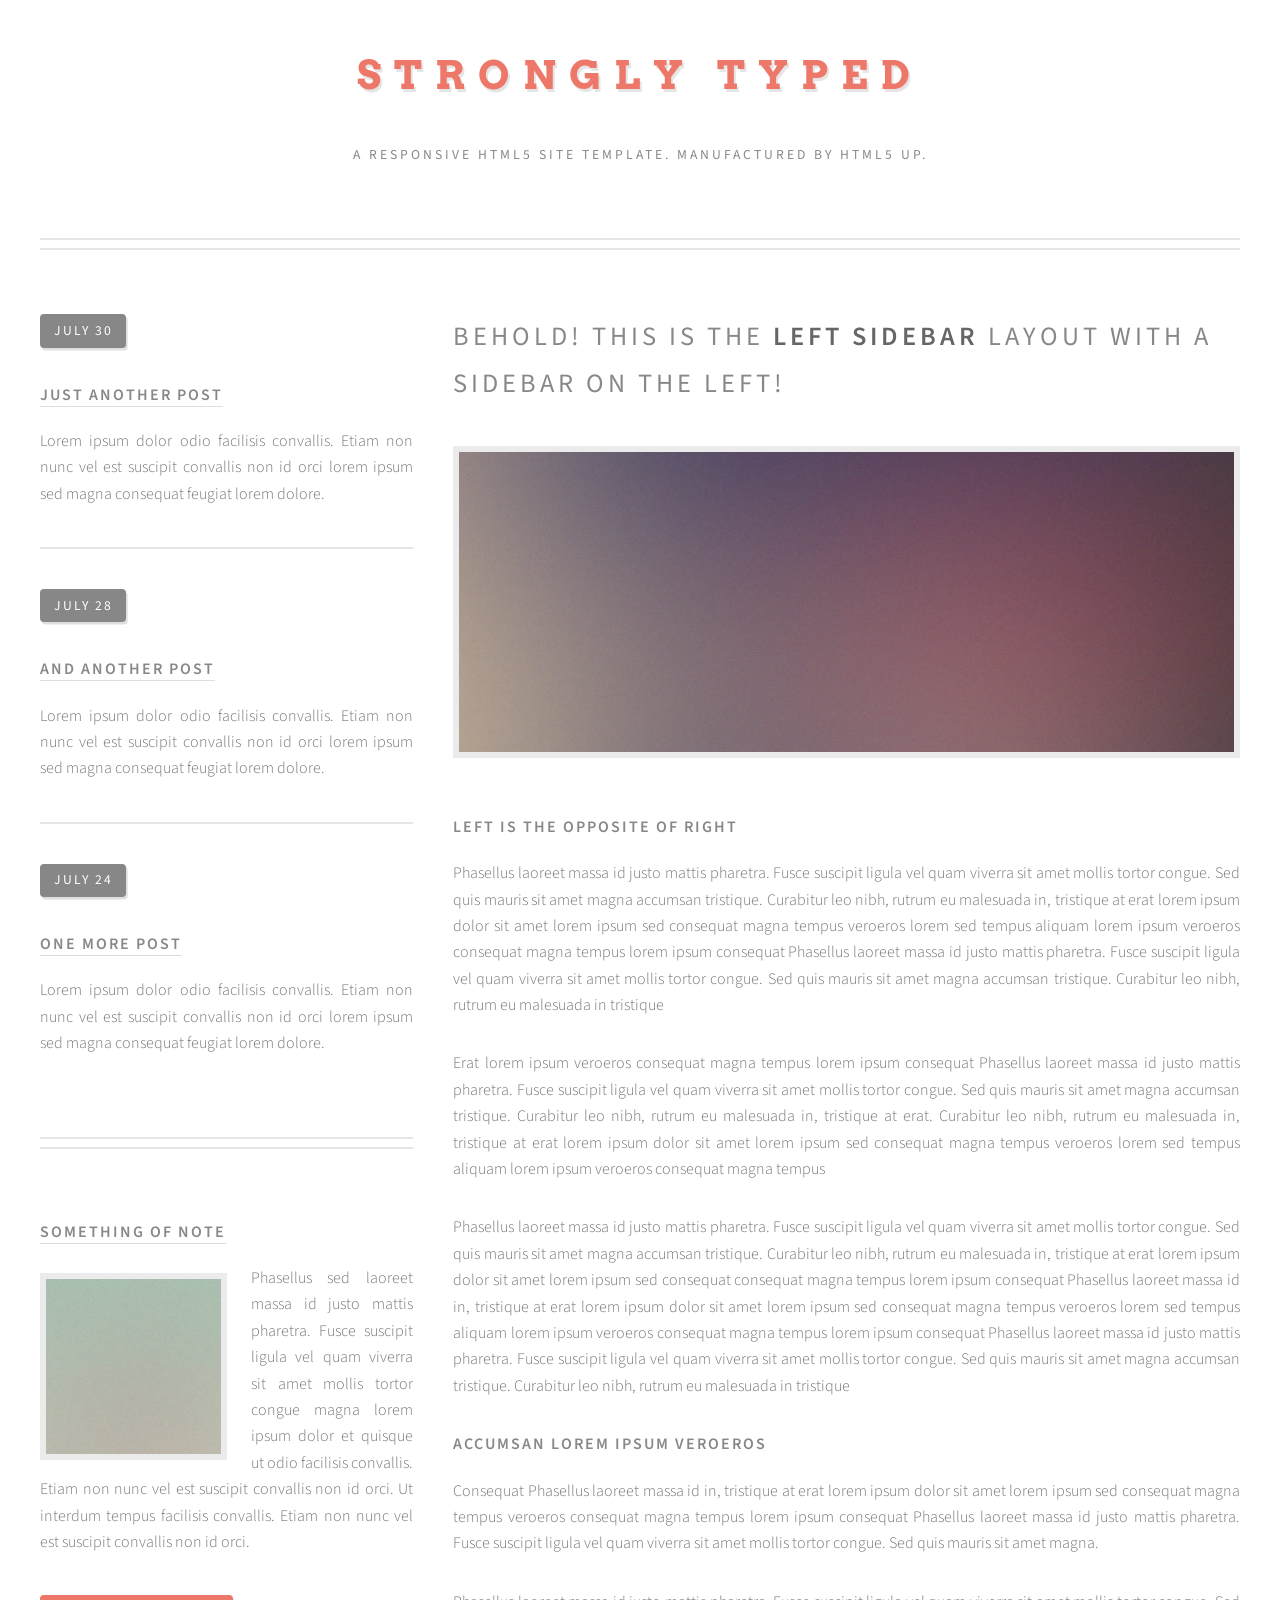
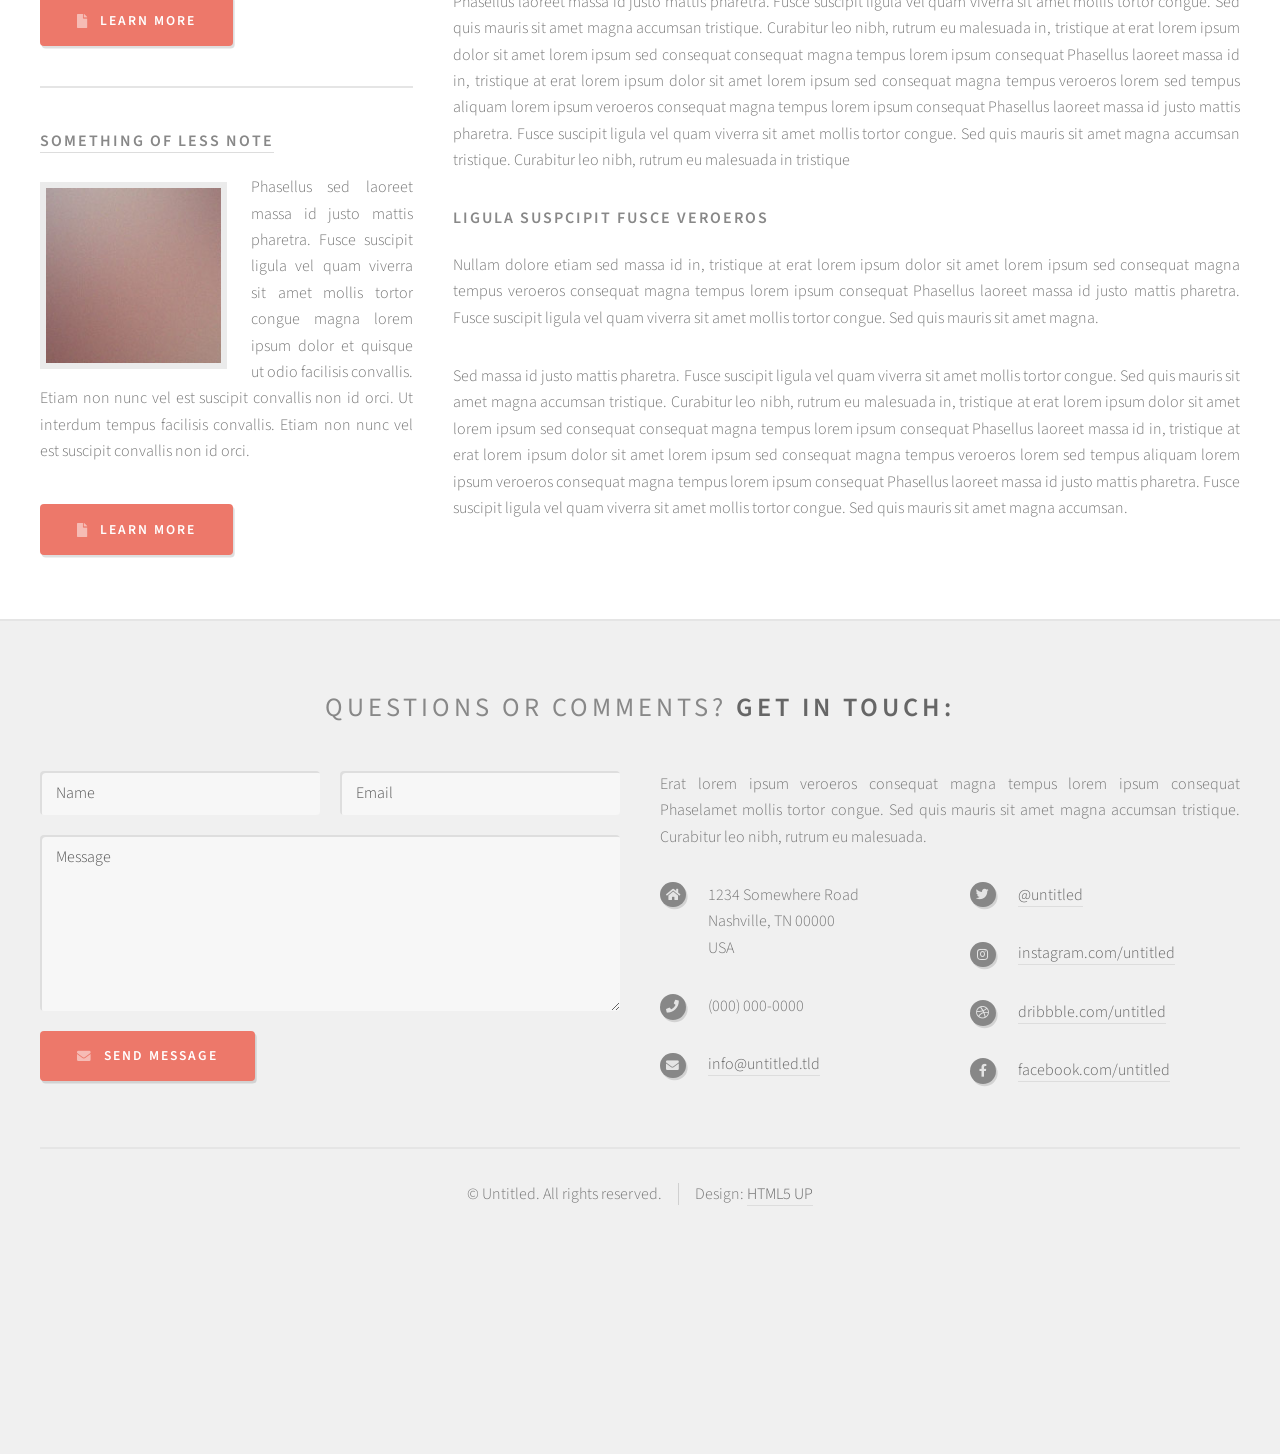
<file: left-sidebar.html>
<!DOCTYPE HTML>
<!--
	Strongly Typed by HTML5 UP
	html5up.net | @ajlkn
	Free for personal and commercial use under the CCA 3.0 license (html5up.net/license)
-->
<html>
	<head>
		<title>Left Sidebar - Strongly Typed by HTML5 UP</title>
		<meta charset="utf-8" />
		<meta name="viewport" content="width=device-width, initial-scale=1, user-scalable=no" />
		<link rel="stylesheet" href="assets/css/main.css" />
	</head>
	<body class="left-sidebar is-preload">
		<div id="page-wrapper">

			<!-- Header -->
				<section id="header">
					<div class="container">

						<!-- Logo -->
							<h1 id="logo"><a href="index.html">Strongly Typed</a></h1>
							<p>A responsive HTML5 site template. Manufactured by HTML5 UP.</p>

						<!-- Nav -->
							<nav id="nav">
								<ul>
									<li><a class="icon solid fa-home" href="index.html"><span>Introduction</span></a></li>
									<li>
										<a href="#" class="icon fa-chart-bar"><span>Dropdown</span></a>
										<ul>
											<li><a href="#">Lorem ipsum dolor</a></li>
											<li><a href="#">Magna phasellus</a></li>
											<li><a href="#">Etiam dolore nisl</a></li>
											<li>
												<a href="#">Phasellus consequat</a>
												<ul>
													<li><a href="#">Magna phasellus</a></li>
													<li><a href="#">Etiam dolore nisl</a></li>
													<li><a href="#">Phasellus consequat</a></li>
												</ul>
											</li>
											<li><a href="#">Veroeros feugiat</a></li>
										</ul>
									</li>
									<li><a class="icon solid fa-cog" href="left-sidebar.html"><span>Left Sidebar</span></a></li>
									<li><a class="icon solid fa-retweet" href="right-sidebar.html"><span>Right Sidebar</span></a></li>
									<li><a class="icon solid fa-sitemap" href="no-sidebar.html"><span>No Sidebar</span></a></li>
								</ul>
							</nav>

					</div>
				</section>

			<!-- Main -->
				<section id="main">
					<div class="container">
						<div class="row">

							<!-- Sidebar -->
								<div id="sidebar" class="col-4 col-12-medium">

									<!-- Excerpts -->
										<section>
											<ul class="divided">
												<li>

													<!-- Excerpt -->
														<article class="box excerpt">
															<header>
																<span class="date">July 30</span>
																<h3><a href="#">Just another post</a></h3>
															</header>
															<p>Lorem ipsum dolor odio facilisis convallis. Etiam non nunc vel est
															suscipit convallis non id orci lorem ipsum sed magna consequat feugiat lorem dolore.</p>
														</article>

												</li>
												<li>

													<!-- Excerpt -->
														<article class="box excerpt">
															<header>
																<span class="date">July 28</span>
																<h3><a href="#">And another post</a></h3>
															</header>
															<p>Lorem ipsum dolor odio facilisis convallis. Etiam non nunc vel est
															suscipit convallis non id orci lorem ipsum sed magna consequat feugiat lorem dolore.</p>
														</article>

												</li>
												<li>

													<!-- Excerpt -->
														<article class="box excerpt">
															<header>
																<span class="date">July 24</span>
																<h3><a href="#">One more post</a></h3>
															</header>
															<p>Lorem ipsum dolor odio facilisis convallis. Etiam non nunc vel est
															suscipit convallis non id orci lorem ipsum sed magna consequat feugiat lorem dolore.</p>
														</article>

												</li>
											</ul>
										</section>

									<!-- Highlights -->
										<section>
											<ul class="divided">
												<li>

													<!-- Highlight -->
														<article class="box highlight">
															<header>
																<h3><a href="#">Something of note</a></h3>
															</header>
															<a href="#" class="image left"><img src="images/pic06.jpg" alt="" /></a>
															<p>Phasellus sed laoreet massa id justo mattis pharetra. Fusce suscipit ligula vel quam
															viverra sit amet mollis tortor congue magna lorem ipsum dolor et quisque ut odio facilisis
															convallis. Etiam non nunc vel est suscipit convallis non id orci. Ut interdum tempus
															facilisis convallis. Etiam non nunc vel est suscipit convallis non id orci.</p>
															<ul class="actions">
																<li><a href="#" class="button icon solid fa-file">Learn More</a></li>
															</ul>
														</article>

												</li>
												<li>

													<!-- Highlight -->
														<article class="box highlight">
															<header>
																<h3><a href="#">Something of less note</a></h3>
															</header>
															<a href="#" class="image left"><img src="images/pic07.jpg" alt="" /></a>
															<p>Phasellus sed laoreet massa id justo mattis pharetra. Fusce suscipit ligula vel quam
															viverra sit amet mollis tortor congue magna lorem ipsum dolor et quisque ut odio facilisis
															convallis. Etiam non nunc vel est suscipit convallis non id orci. Ut interdum tempus
															facilisis convallis. Etiam non nunc vel est suscipit convallis non id orci.</p>
															<ul class="actions">
																<li><a href="#" class="button icon solid fa-file">Learn More</a></li>
															</ul>
														</article>

												</li>
											</ul>
										</section>

								</div>

							<!-- Content -->
								<div id="content" class="col-8 col-12-medium imp-medium">

									<!-- Post -->
										<article class="box post">
											<header>
												<h2>Behold! This is the <strong>left sidebar</strong> layout<br />
												with a sidebar on the left!</h2>
											</header>
											<span class="image featured"><img src="images/pic04.jpg" alt="" /></span>
											<h3>Left is the opposite of right</h3>
											<p>Phasellus laoreet massa id justo mattis pharetra. Fusce suscipit
											ligula vel quam viverra sit amet mollis tortor congue. Sed quis mauris
											sit amet magna accumsan tristique. Curabitur leo nibh, rutrum eu malesuada
											in, tristique at erat lorem ipsum dolor sit amet lorem ipsum sed consequat
											magna tempus veroeros lorem sed tempus aliquam lorem ipsum veroeros
											consequat magna tempus lorem ipsum consequat Phasellus laoreet massa id
											justo mattis pharetra. Fusce suscipit ligula vel quam viverra sit amet
											mollis tortor congue. Sed quis mauris sit amet magna accumsan tristique.
											Curabitur leo nibh, rutrum eu malesuada in tristique</p>
											<p>Erat lorem ipsum veroeros consequat magna tempus lorem ipsum consequat
											Phasellus laoreet massa id justo mattis pharetra. Fusce suscipit ligula
											vel quam viverra sit amet mollis tortor congue. Sed quis mauris sit amet
											magna accumsan tristique. Curabitur leo nibh, rutrum eu malesuada in,
											tristique at erat. Curabitur leo nibh, rutrum eu malesuada in, tristique
											at erat lorem ipsum dolor sit amet lorem ipsum sed consequat magna
											tempus veroeros lorem sed tempus aliquam lorem ipsum veroeros consequat
											magna tempus</p>
											<p>Phasellus laoreet massa id justo mattis pharetra. Fusce suscipit
											ligula vel quam viverra sit amet mollis tortor congue. Sed quis mauris
											sit amet magna accumsan tristique. Curabitur leo nibh, rutrum eu malesuada
											in, tristique at erat lorem ipsum dolor sit amet lorem ipsum sed consequat
											consequat magna tempus lorem ipsum consequat Phasellus laoreet massa id
											in, tristique at erat lorem ipsum dolor sit amet lorem ipsum sed consequat
											magna tempus veroeros lorem sed tempus aliquam lorem ipsum veroeros
											consequat magna tempus lorem ipsum consequat Phasellus laoreet massa id
											justo mattis pharetra. Fusce suscipit ligula vel quam viverra sit amet
											mollis tortor congue. Sed quis mauris sit amet magna accumsan tristique.
											Curabitur leo nibh, rutrum eu malesuada in tristique</p>
											<h3>Accumsan lorem ipsum veroeros</h3>
											<p>Consequat Phasellus laoreet massa id in, tristique at erat lorem
											ipsum dolor sit amet lorem ipsum sed consequat magna tempus veroeros
											consequat magna tempus lorem ipsum consequat Phasellus laoreet massa id
											justo mattis pharetra. Fusce suscipit ligula vel quam viverra sit amet
											mollis tortor congue. Sed quis mauris sit amet magna.</p>
											<p>Phasellus laoreet massa id justo mattis pharetra. Fusce suscipit
											ligula vel quam viverra sit amet mollis tortor congue. Sed quis mauris
											sit amet magna accumsan tristique. Curabitur leo nibh, rutrum eu malesuada
											in, tristique at erat lorem ipsum dolor sit amet lorem ipsum sed consequat
											consequat magna tempus lorem ipsum consequat Phasellus laoreet massa id
											in, tristique at erat lorem ipsum dolor sit amet lorem ipsum sed consequat
											magna tempus veroeros lorem sed tempus aliquam lorem ipsum veroeros
											consequat magna tempus lorem ipsum consequat Phasellus laoreet massa id
											justo mattis pharetra. Fusce suscipit ligula vel quam viverra sit amet
											mollis tortor congue. Sed quis mauris sit amet magna accumsan tristique.
											Curabitur leo nibh, rutrum eu malesuada in tristique</p>
											<h3>Ligula suspcipit fusce veroeros</h3>
											<p>Nullam dolore etiam sed massa id in, tristique at erat lorem
											ipsum dolor sit amet lorem ipsum sed consequat magna tempus veroeros
											consequat magna tempus lorem ipsum consequat Phasellus laoreet massa id
											justo mattis pharetra. Fusce suscipit ligula vel quam viverra sit amet
											mollis tortor congue. Sed quis mauris sit amet magna.</p>
											<p>Sed massa id justo mattis pharetra. Fusce suscipit
											ligula vel quam viverra sit amet mollis tortor congue. Sed quis mauris
											sit amet magna accumsan tristique. Curabitur leo nibh, rutrum eu malesuada
											in, tristique at erat lorem ipsum dolor sit amet lorem ipsum sed consequat
											consequat magna tempus lorem ipsum consequat Phasellus laoreet massa id
											in, tristique at erat lorem ipsum dolor sit amet lorem ipsum sed consequat
											magna tempus veroeros lorem sed tempus aliquam lorem ipsum veroeros
											consequat magna tempus lorem ipsum consequat Phasellus laoreet massa id
											justo mattis pharetra. Fusce suscipit ligula vel quam viverra sit amet
											mollis tortor congue. Sed quis mauris sit amet magna accumsan.</p>
										</article>

								</div>

						</div>
					</div>
				</section>

			<!-- Footer -->
				<section id="footer">
					<div class="container">
						<header>
							<h2>Questions or comments? <strong>Get in touch:</strong></h2>
						</header>
						<div class="row">
							<div class="col-6 col-12-medium">
								<section>
									<form method="post" action="#">
										<div class="row gtr-50">
											<div class="col-6 col-12-small">
												<input name="name" placeholder="Name" type="text" />
											</div>
											<div class="col-6 col-12-small">
												<input name="email" placeholder="Email" type="text" />
											</div>
											<div class="col-12">
												<textarea name="message" placeholder="Message"></textarea>
											</div>
											<div class="col-12">
												<a href="#" class="form-button-submit button icon solid fa-envelope">Send Message</a>
											</div>
										</div>
									</form>
								</section>
							</div>
							<div class="col-6 col-12-medium">
								<section>
									<p>Erat lorem ipsum veroeros consequat magna tempus lorem ipsum consequat Phaselamet
									mollis tortor congue. Sed quis mauris sit amet magna accumsan tristique. Curabitur
									leo nibh, rutrum eu malesuada.</p>
									<div class="row">
										<div class="col-6 col-12-small">
											<ul class="icons">
												<li class="icon solid fa-home">
													1234 Somewhere Road<br />
													Nashville, TN 00000<br />
													USA
												</li>
												<li class="icon solid fa-phone">
													(000) 000-0000
												</li>
												<li class="icon solid fa-envelope">
													<a href="#">info@untitled.tld</a>
												</li>
											</ul>
										</div>
										<div class="col-6 col-12-small">
											<ul class="icons">
												<li class="icon brands fa-twitter">
													<a href="#">@untitled</a>
												</li>
												<li class="icon brands fa-instagram">
													<a href="#">instagram.com/untitled</a>
												</li>
												<li class="icon brands fa-dribbble">
													<a href="#">dribbble.com/untitled</a>
												</li>
												<li class="icon brands fa-facebook-f">
													<a href="#">facebook.com/untitled</a>
												</li>
											</ul>
										</div>
									</div>
								</section>
							</div>
						</div>
					</div>
					<div id="copyright" class="container">
						<ul class="links">
							<li>&copy; Untitled. All rights reserved.</li><li>Design: <a href="http://html5up.net">HTML5 UP</a></li>
						</ul>
					</div>
				</section>

		</div>

		<!-- Scripts -->
			<script src="assets/js/jquery.min.js"></script>
			<script src="assets/js/jquery.dropotron.min.js"></script>
			<script src="assets/js/browser.min.js"></script>
			<script src="assets/js/breakpoints.min.js"></script>
			<script src="assets/js/util.js"></script>
			<script src="assets/js/main.js"></script>

	</body>
</html>
</file>
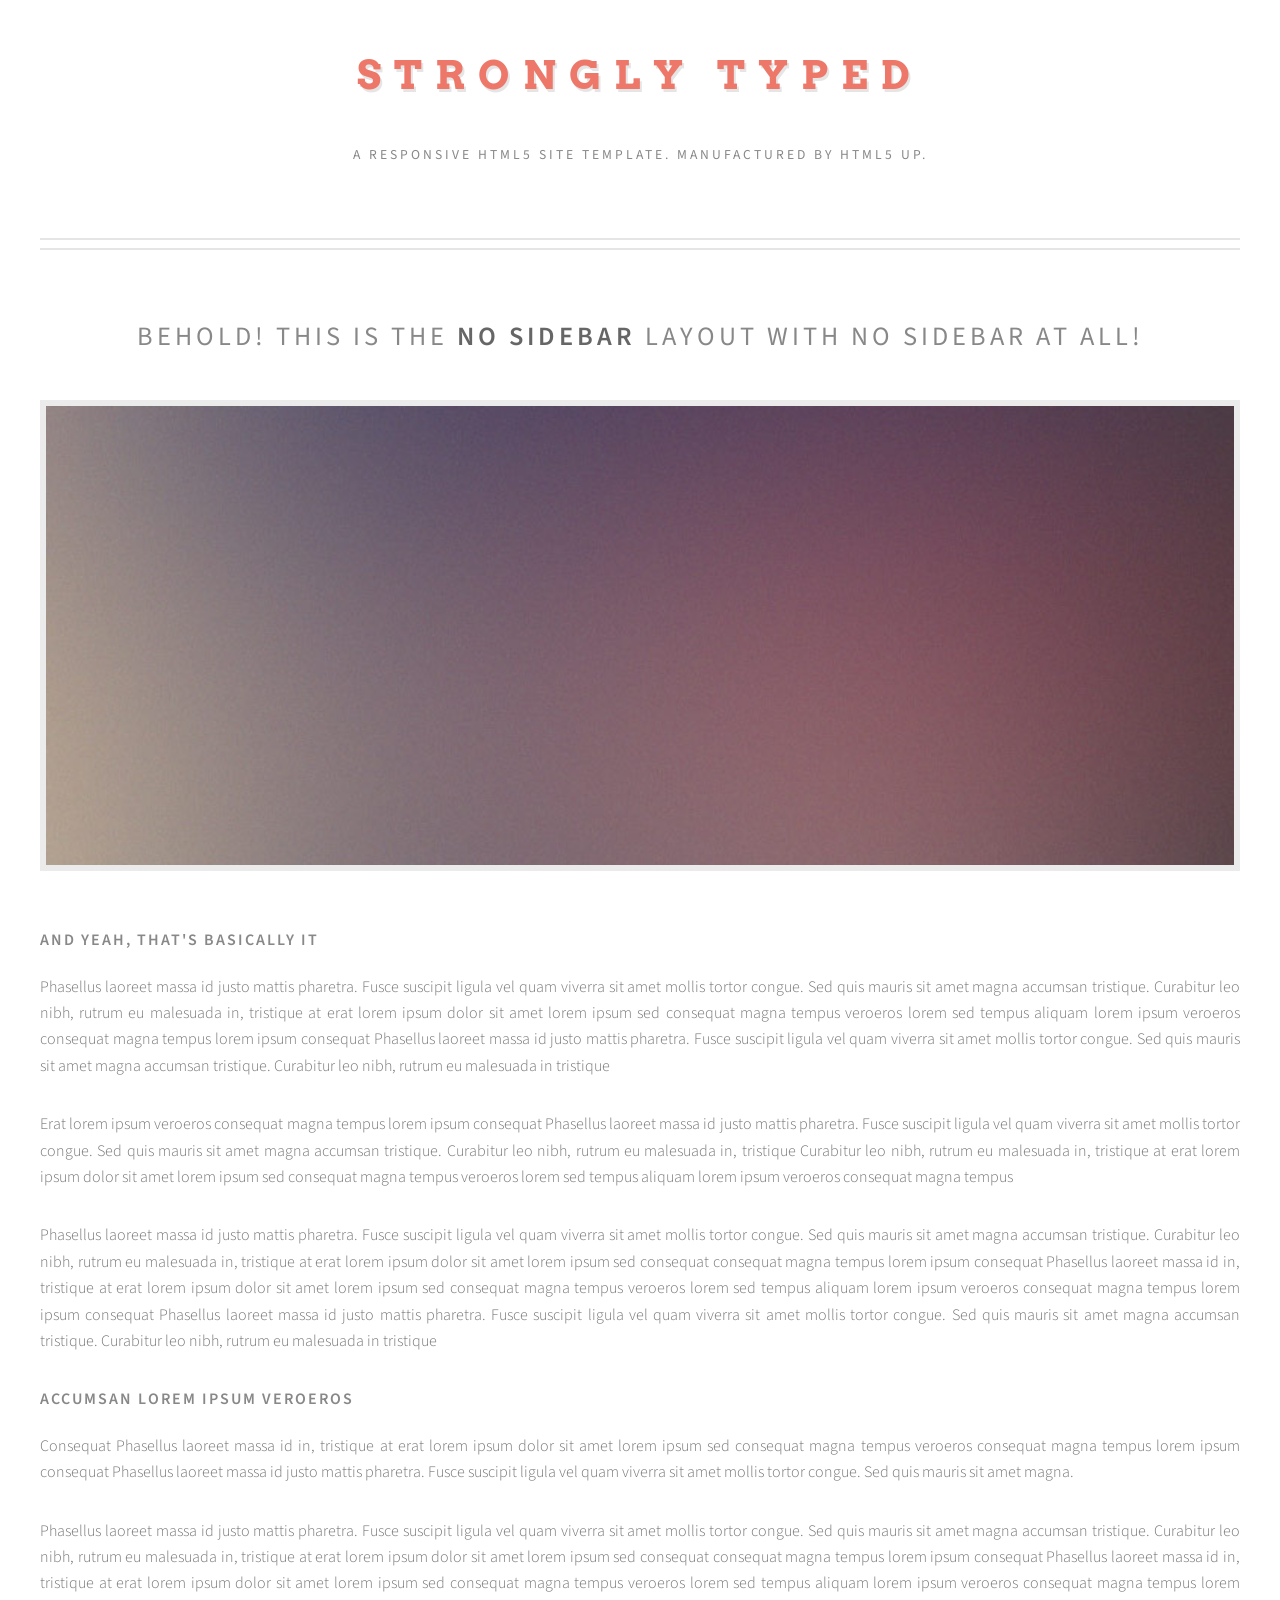
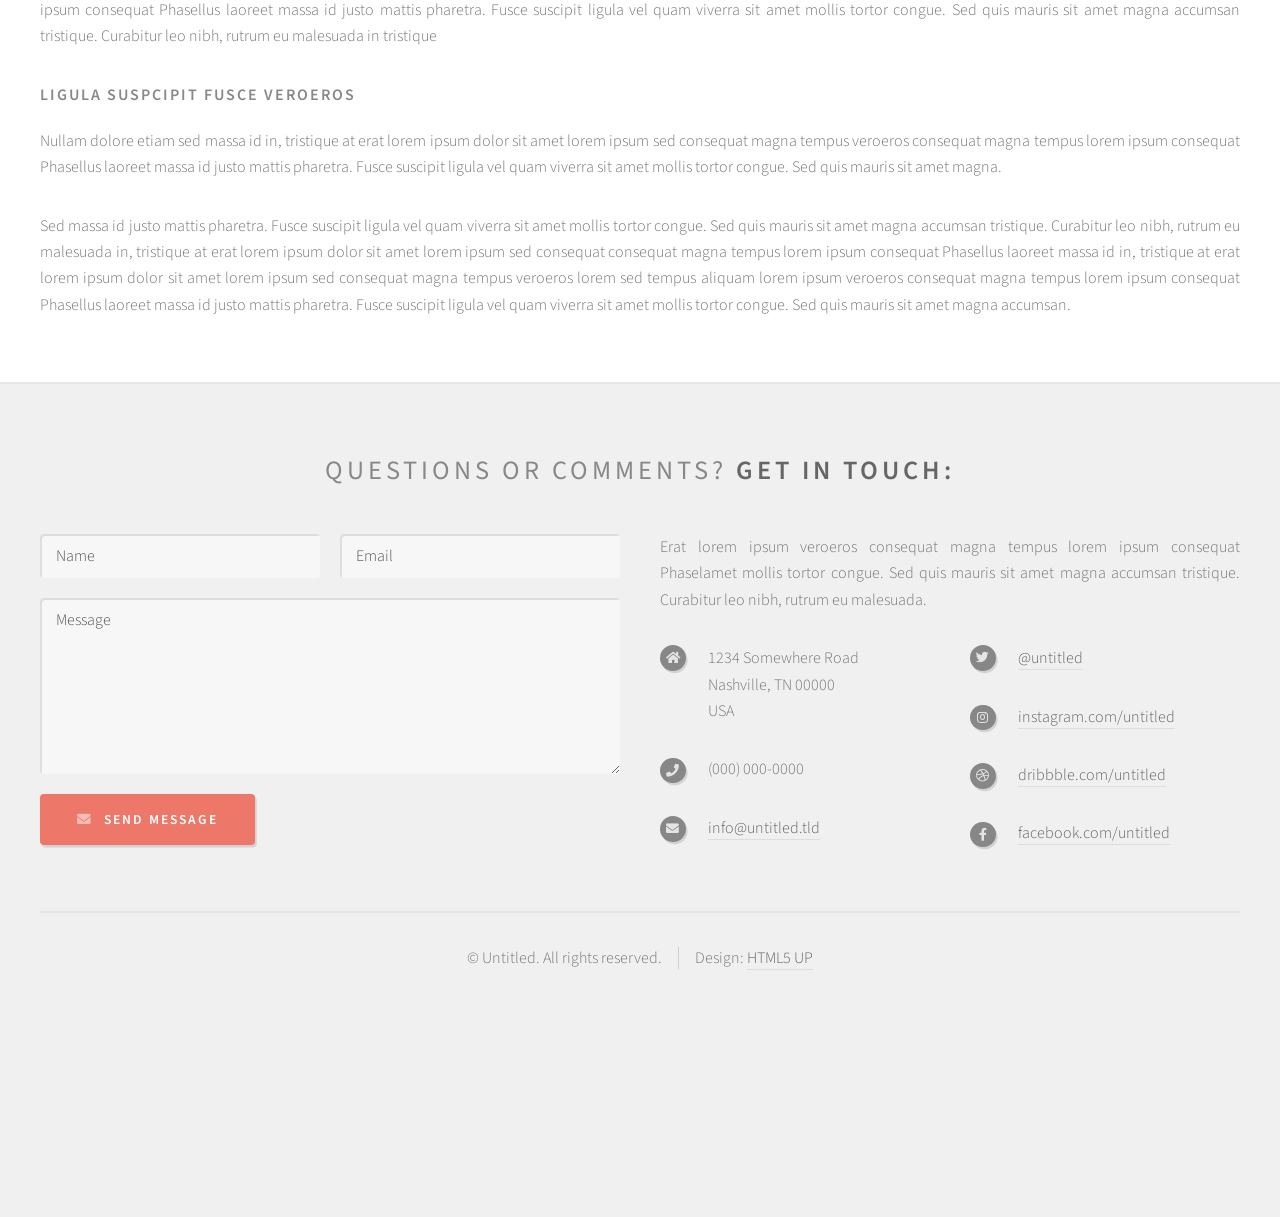
<file: no-sidebar.html>
<!DOCTYPE HTML>
<!--
	Strongly Typed by HTML5 UP
	html5up.net | @ajlkn
	Free for personal and commercial use under the CCA 3.0 license (html5up.net/license)
-->
<html>
	<head>
		<title>No Sidebar - Strongly Typed by HTML5 UP</title>
		<meta charset="utf-8" />
		<meta name="viewport" content="width=device-width, initial-scale=1, user-scalable=no" />
		<link rel="stylesheet" href="assets/css/main.css" />
	</head>
	<body class="no-sidebar is-preload">
		<div id="page-wrapper">

			<!-- Header -->
				<section id="header">
					<div class="container">

						<!-- Logo -->
							<h1 id="logo"><a href="index.html">Strongly Typed</a></h1>
							<p>A responsive HTML5 site template. Manufactured by HTML5 UP.</p>

						<!-- Nav -->
							<nav id="nav">
								<ul>
									<li><a class="icon solid fa-home" href="index.html"><span>Introduction</span></a></li>
									<li>
										<a href="#" class="icon fa-chart-bar"><span>Dropdown</span></a>
										<ul>
											<li><a href="#">Lorem ipsum dolor</a></li>
											<li><a href="#">Magna phasellus</a></li>
											<li><a href="#">Etiam dolore nisl</a></li>
											<li>
												<a href="#">Phasellus consequat</a>
												<ul>
													<li><a href="#">Magna phasellus</a></li>
													<li><a href="#">Etiam dolore nisl</a></li>
													<li><a href="#">Phasellus consequat</a></li>
												</ul>
											</li>
											<li><a href="#">Veroeros feugiat</a></li>
										</ul>
									</li>
									<li><a class="icon solid fa-cog" href="left-sidebar.html"><span>Left Sidebar</span></a></li>
									<li><a class="icon solid fa-retweet" href="right-sidebar.html"><span>Right Sidebar</span></a></li>
									<li><a class="icon solid fa-sitemap" href="no-sidebar.html"><span>No Sidebar</span></a></li>
								</ul>
							</nav>

					</div>
				</section>

			<!-- Main -->
				<section id="main">
					<div class="container">
						<div id="content">

							<!-- Post -->
								<article class="box post">
									<header>
										<h2>Behold! This is the <strong>no sidebar</strong> layout<br />
										with no sidebar at all!</h2>
									</header>
									<span class="image featured"><img src="images/pic04.jpg" alt="" /></span>
									<h3>And yeah, that's basically it</h3>
									<p>Phasellus laoreet massa id justo mattis pharetra. Fusce suscipit
									ligula vel quam viverra sit amet mollis tortor congue. Sed quis mauris
									sit amet magna accumsan tristique. Curabitur leo nibh, rutrum eu malesuada
									in, tristique at erat lorem ipsum dolor sit amet lorem ipsum sed consequat
									magna tempus veroeros lorem sed tempus aliquam lorem ipsum veroeros
									consequat magna tempus lorem ipsum consequat Phasellus laoreet massa id
									justo mattis pharetra. Fusce suscipit ligula vel quam viverra sit amet
									mollis tortor congue. Sed quis mauris sit amet magna accumsan tristique.
									Curabitur leo nibh, rutrum eu malesuada in tristique</p>
									<p>Erat lorem ipsum veroeros consequat magna tempus lorem ipsum consequat
									Phasellus laoreet massa id justo mattis pharetra. Fusce suscipit ligula
									vel quam viverra sit amet mollis tortor congue. Sed quis mauris sit amet
									magna accumsan tristique. Curabitur leo nibh, rutrum eu malesuada in,
									tristique Curabitur leo nibh, rutrum eu malesuada in, tristique
									at erat lorem ipsum dolor sit amet lorem ipsum sed consequat magna
									tempus veroeros lorem sed tempus aliquam lorem ipsum veroeros consequat
									magna tempus</p>
									<p>Phasellus laoreet massa id justo mattis pharetra. Fusce suscipit
									ligula vel quam viverra sit amet mollis tortor congue. Sed quis mauris
									sit amet magna accumsan tristique. Curabitur leo nibh, rutrum eu malesuada
									in, tristique at erat lorem ipsum dolor sit amet lorem ipsum sed consequat
									consequat magna tempus lorem ipsum consequat Phasellus laoreet massa id
									in, tristique at erat lorem ipsum dolor sit amet lorem ipsum sed consequat
									magna tempus veroeros lorem sed tempus aliquam lorem ipsum veroeros
									consequat magna tempus lorem ipsum consequat Phasellus laoreet massa id
									justo mattis pharetra. Fusce suscipit ligula vel quam viverra sit amet
									mollis tortor congue. Sed quis mauris sit amet magna accumsan tristique.
									Curabitur leo nibh, rutrum eu malesuada in tristique</p>
									<h3>Accumsan lorem ipsum veroeros</h3>
									<p>Consequat Phasellus laoreet massa id in, tristique at erat lorem
									ipsum dolor sit amet lorem ipsum sed consequat magna tempus veroeros
									consequat magna tempus lorem ipsum consequat Phasellus laoreet massa id
									justo mattis pharetra. Fusce suscipit ligula vel quam viverra sit amet
									mollis tortor congue. Sed quis mauris sit amet magna.</p>
									<p>Phasellus laoreet massa id justo mattis pharetra. Fusce suscipit
									ligula vel quam viverra sit amet mollis tortor congue. Sed quis mauris
									sit amet magna accumsan tristique. Curabitur leo nibh, rutrum eu malesuada
									in, tristique at erat lorem ipsum dolor sit amet lorem ipsum sed consequat
									consequat magna tempus lorem ipsum consequat Phasellus laoreet massa id
									in, tristique at erat lorem ipsum dolor sit amet lorem ipsum sed consequat
									magna tempus veroeros lorem sed tempus aliquam lorem ipsum veroeros
									consequat magna tempus lorem ipsum consequat Phasellus laoreet massa id
									justo mattis pharetra. Fusce suscipit ligula vel quam viverra sit amet
									mollis tortor congue. Sed quis mauris sit amet magna accumsan tristique.
									Curabitur leo nibh, rutrum eu malesuada in tristique</p>
									<h3>Ligula suspcipit fusce veroeros</h3>
									<p>Nullam dolore etiam sed massa id in, tristique at erat lorem
									ipsum dolor sit amet lorem ipsum sed consequat magna tempus veroeros
									consequat magna tempus lorem ipsum consequat Phasellus laoreet massa id
									justo mattis pharetra. Fusce suscipit ligula vel quam viverra sit amet
									mollis tortor congue. Sed quis mauris sit amet magna.</p>
									<p>Sed massa id justo mattis pharetra. Fusce suscipit
									ligula vel quam viverra sit amet mollis tortor congue. Sed quis mauris
									sit amet magna accumsan tristique. Curabitur leo nibh, rutrum eu malesuada
									in, tristique at erat lorem ipsum dolor sit amet lorem ipsum sed consequat
									consequat magna tempus lorem ipsum consequat Phasellus laoreet massa id
									in, tristique at erat lorem ipsum dolor sit amet lorem ipsum sed consequat
									magna tempus veroeros lorem sed tempus aliquam lorem ipsum veroeros
									consequat magna tempus lorem ipsum consequat Phasellus laoreet massa id
									justo mattis pharetra. Fusce suscipit ligula vel quam viverra sit amet
									mollis tortor congue. Sed quis mauris sit amet magna accumsan.</p>
								</article>

						</div>
					</div>
				</section>

			<!-- Footer -->
				<section id="footer">
					<div class="container">
						<header>
							<h2>Questions or comments? <strong>Get in touch:</strong></h2>
						</header>
						<div class="row">
							<div class="col-6 col-12-medium">
								<section>
									<form method="post" action="#">
										<div class="row gtr-50">
											<div class="col-6 col-12-small">
												<input name="name" placeholder="Name" type="text" />
											</div>
											<div class="col-6 col-12-small">
												<input name="email" placeholder="Email" type="text" />
											</div>
											<div class="col-12">
												<textarea name="message" placeholder="Message"></textarea>
											</div>
											<div class="col-12">
												<a href="#" class="form-button-submit button icon solid fa-envelope">Send Message</a>
											</div>
										</div>
									</form>
								</section>
							</div>
							<div class="col-6 col-12-medium">
								<section>
									<p>Erat lorem ipsum veroeros consequat magna tempus lorem ipsum consequat Phaselamet
									mollis tortor congue. Sed quis mauris sit amet magna accumsan tristique. Curabitur
									leo nibh, rutrum eu malesuada.</p>
									<div class="row">
										<div class="col-6 col-12-small">
											<ul class="icons">
												<li class="icon solid fa-home">
													1234 Somewhere Road<br />
													Nashville, TN 00000<br />
													USA
												</li>
												<li class="icon solid fa-phone">
													(000) 000-0000
												</li>
												<li class="icon solid fa-envelope">
													<a href="#">info@untitled.tld</a>
												</li>
											</ul>
										</div>
										<div class="col-6 col-12-small">
											<ul class="icons">
												<li class="icon brands fa-twitter">
													<a href="#">@untitled</a>
												</li>
												<li class="icon brands fa-instagram">
													<a href="#">instagram.com/untitled</a>
												</li>
												<li class="icon brands fa-dribbble">
													<a href="#">dribbble.com/untitled</a>
												</li>
												<li class="icon brands fa-facebook-f">
													<a href="#">facebook.com/untitled</a>
												</li>
											</ul>
										</div>
									</div>
								</section>
							</div>
						</div>
					</div>
					<div id="copyright" class="container">
						<ul class="links">
							<li>&copy; Untitled. All rights reserved.</li><li>Design: <a href="http://html5up.net">HTML5 UP</a></li>
						</ul>
					</div>
				</section>

		</div>

		<!-- Scripts -->
			<script src="assets/js/jquery.min.js"></script>
			<script src="assets/js/jquery.dropotron.min.js"></script>
			<script src="assets/js/browser.min.js"></script>
			<script src="assets/js/breakpoints.min.js"></script>
			<script src="assets/js/util.js"></script>
			<script src="assets/js/main.js"></script>

	</body>
</html>
</file>
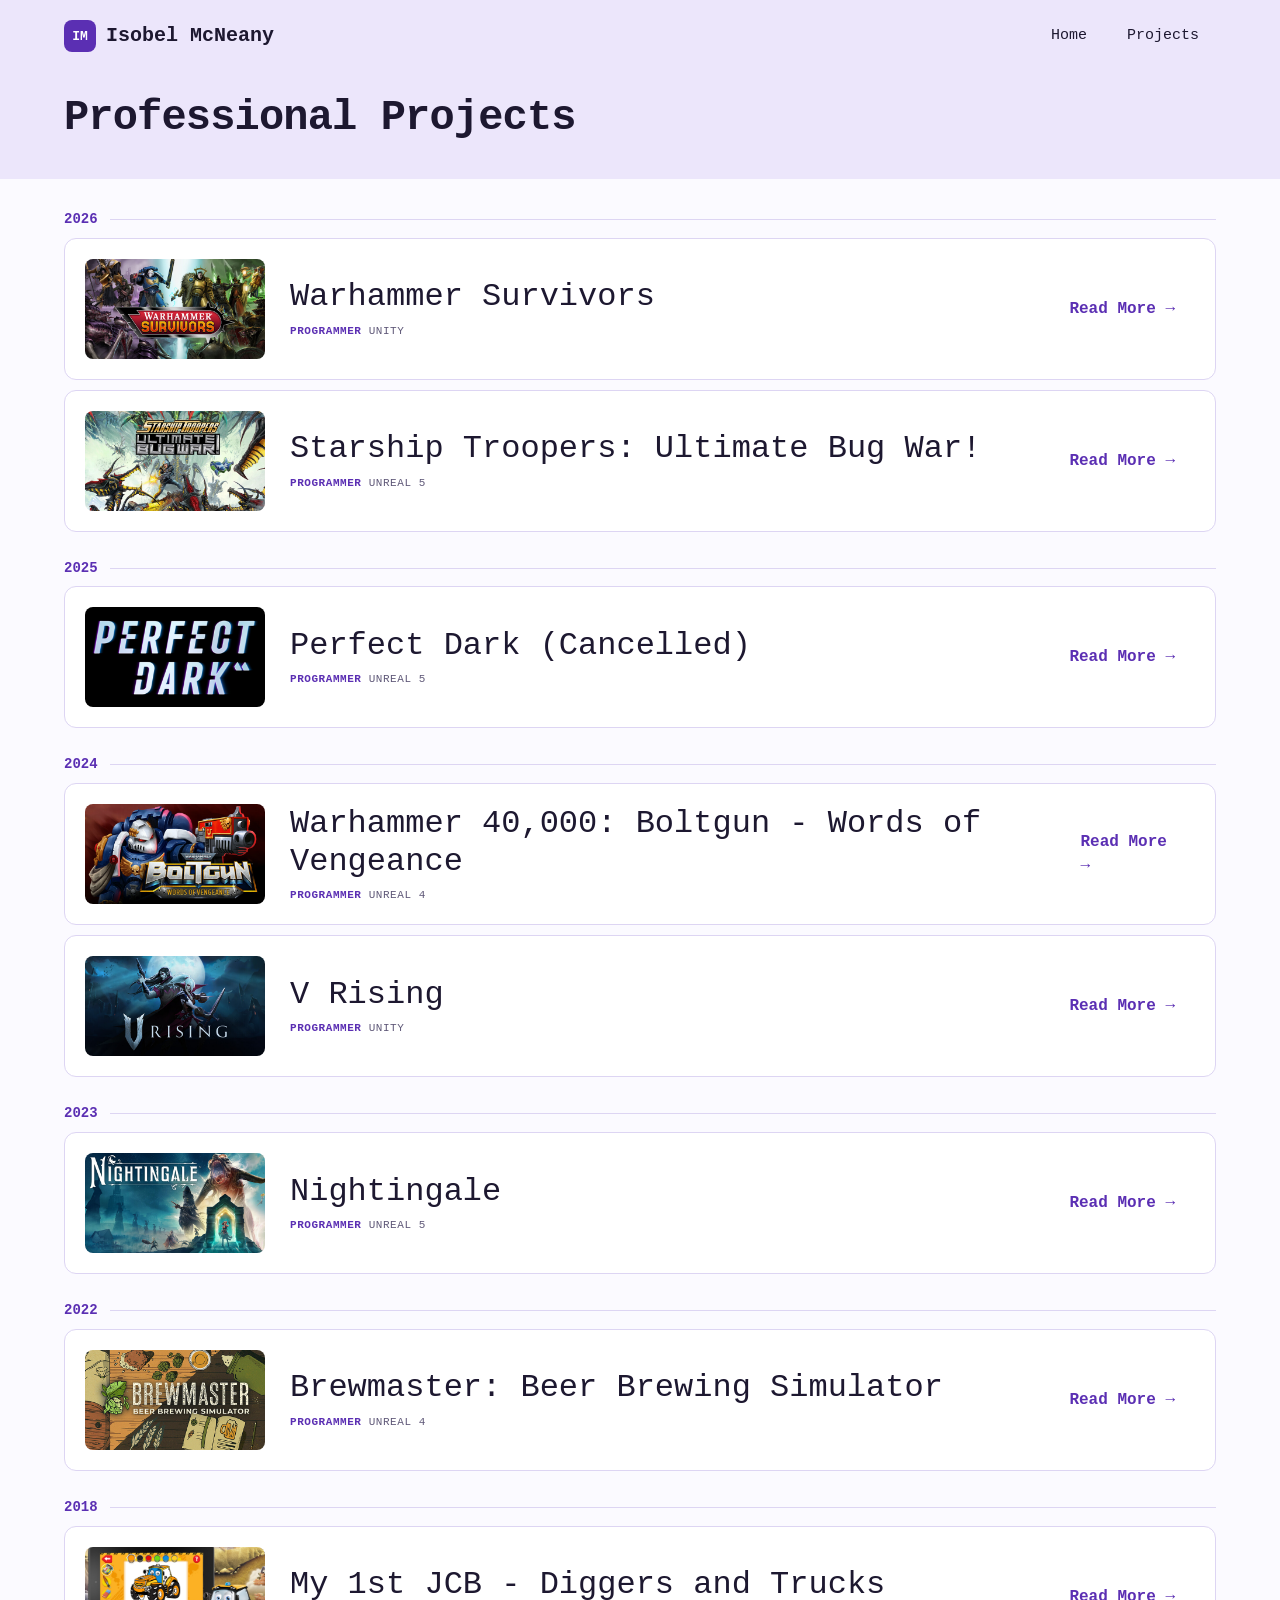
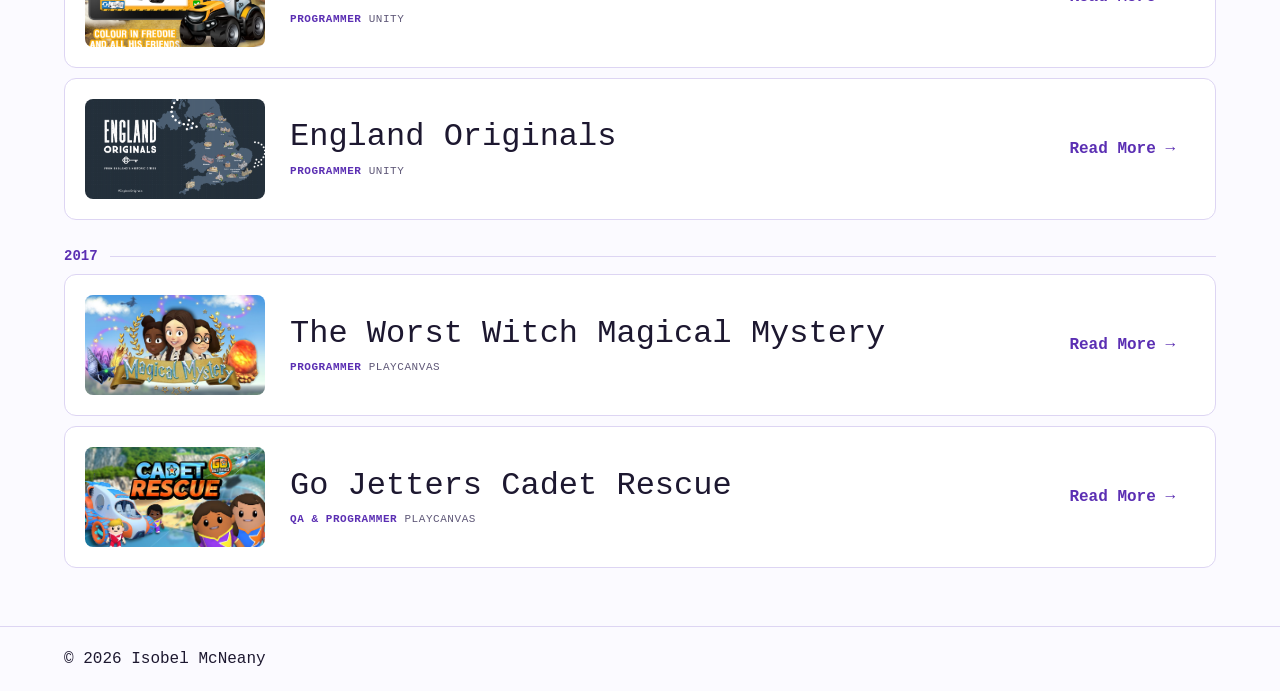
<file: projects.html>
﻿<!DOCTYPE html>

<html lang="en">
<head>
    <meta charset="utf-8">

    <!-- http://getbootstrap.com/docs/5.3/ -->
    <link href="https://cdn.jsdelivr.net/npm/bootstrap@5.3.3/dist/css/bootstrap.min.css" rel="stylesheet" integrity="sha384-QWTKZyjpPEjISv5WaRU9OFeRpok6YctnYmDr5pNlyT2bRjXh0JMhjY6hW+ALEwIH" crossorigin="anonymous">
    <script src="https://cdn.jsdelivr.net/npm/bootstrap@5.3.3/dist/js/bootstrap.bundle.min.js" integrity="sha384-YvpcrYf0tY3lHB60NNkmXc5s9fDVZLESaAA55NDzOxhy9GkcIdslK1eN7N6jIeHz" crossorigin="anonymous"></script>

    <meta name="viewport" content="initial-scale=1, width=device-width">
    <link href="css/styles.css" rel="stylesheet">

    <title>Projects - Isobel McNeany</title>

</head>

<body>

    <nav class="navbar">

        <div class="NavTitle"> <a href="index.html">Isobel McNeany </a></div>

        <div class="nav-links">
            <a href="index.html" class="nav-button">Home</a>
            <a class="nav-button" href="projects.html">Projects</a>
        </div>
    </nav>

    <main>
        <div class="projects">
            <h1>Professional Projects</h1>

            <h2>2026</h2>

            <a href="Projects/Warhammersurvivors.html" class="small-project">
                <!--box on right with logo/image then tile -->
                <img src="ProjectImages/warhammerSurvivorsMain.jpg" alt="Warhammer Survivors">
                <div class="small-project-info">
                    <div class="small-project-title">
                        <h2>Warhammer Survivors</h2>
                        <div class="project-meta">
                            <span><b>Programmer</b> Unity</span>
                        </div>
                    </div>
                    <span>Read More →</span>
                </div>
            </a>
            <a href="Projects/STUBW.html" class="small-project">
                <img src="ProjectImages/STUBMain.jpg" alt="Starship Troopers: Ultimate Bug War">
                <div class="small-project-info">
                    <div class="small-project-title">
                        <h2>Starship Troopers: Ultimate Bug War!</h2>
                        <div class="project-meta">
                            <span><b>Programmer</b> Unreal 5</span>
                        </div>
                    </div>
                    <span>Read More →</span>
                </div>
            </a>

            <h2>2025</h2>

            <a href="Projects/PerfectDark.html" class="small-project">
                <img src="ProjectImages/PerfectDarkMain.jpg" alt="Perfect Dark">
                <div class="small-project-info">
                    <div class="small-project-title">
                        <h2>Perfect Dark (Cancelled)</h2>
                        <div class="project-meta">
                            <span><b>Programmer</b> Unreal 5</span>
                        </div>
                    </div>
                    <span>Read More →</span>
                </div>
            </a>

            <h2>2024</h2>
            <a href="Projects/BoltgunWords.html" class="small-project">
                <img src="ProjectImages/WOVMain.jpg" alt="Warhammer 40,000: Boltgun - Words of Vengeance">
                <div class="small-project-info">
                    <div class="small-project-title">
                        <h2>Warhammer 40,000: Boltgun - Words of Vengeance</h2>
                        <div class="project-meta">
                            <span><b>Programmer</b> Unreal 4</span>
                        </div>
                    </div>
                    <span>Read More →</span>
                </div>
            </a>

            <a href="Projects/VRising.html" class="small-project">
                <img src="ProjectImages/VRisingMain.jpg" alt="V Rising">
                <div class="small-project-info">
                    <div class="small-project-title">
                        <h2>V Rising</h2>
                        <div class="project-meta">
                            <span><b>Programmer</b> Unity</span>
                        </div>
                    </div>
                    <span>Read More →</span>
                </div>
            </a>

            <h2>2023</h2>
            <a href="Projects/Nightingale.html" class="small-project">
                <img src="ProjectImages/NightingaleMain.jpg" alt="Nightingale">
                <div class="small-project-info">
                    <div class="small-project-title">
                        <h2>Nightingale</h2>
                        <div class="project-meta">
                            <span><b>Programmer</b> Unreal 5</span>
                        </div>
                    </div>
                    <span>Read More →</span>
                </div>
            </a>

            <h2>2022</h2>

            <a href="Projects/Brewmaster.html" class="small-project">
                <img src="ProjectImages/BrewmasterMain.jpg" alt="Brewmaster: Beer Brewing Simulator">
                <div class="small-project-info">
                    <div class="small-project-title">
                        <h2>Brewmaster: Beer Brewing Simulator</h2>
                        <div class="project-meta">
                            <span><b>Programmer</b> Unreal 4</span>
                        </div>
                    </div>
                    <span>Read More →</span>
                </div>
            </a>

            <h2>2018</h2>
            <a href="Projects/JCB.html" class="small-project">
                <img src="ProjectImages/MyFirstJCBMain.jpg" alt="My 1st JCB - Diggers and Trucks">
                <div class="small-project-info">
                    <div class="small-project-title">
                        <h2>My 1st JCB - Diggers and Trucks</h2>
                        <div class="project-meta">
                            <span><b>Programmer</b> Unity</span>
                        </div>
                    </div>
                    <span>Read More →</span>
                </div>
            </a>

            <a href="Projects/EnglandOriginals.html" class="small-project">
                <img src="ProjectImages/EnglandOriginals.png" alt="England Originals">
                <div class="small-project-info">
                    <div class="small-project-title">
                        <h2>England Originals</h2>
                        <div class="project-meta">
                            <span><b>Programmer</b> Unity</span>
                        </div>
                    </div>
                    <span>Read More →</span>
                </div>
            </a>

            <h2>2017</h2>
            <a href="Projects/WorstWitch.html" class="small-project">
                <img src="ProjectImages/WorstWitchMain.jpg" alt="The Worst Witch Magical Mystery">
                <div class="small-project-info">
                    <div class="small-project-title">
                        <h2>The Worst Witch Magical Mystery</h2>
                        <div class="project-meta">
                            <span><b>Programmer</b> PlayCanvas</span>
                        </div>
                    </div>
                    <span>Read More →</span>
                </div>
            </a>

            <a href="Projects/GoJetters.html" class="small-project">
                <img src="ProjectImages/GojettersMain.jpg" alt="Go Jetters Cadet Rescue">
                <div class="small-project-info">
                    <div class="small-project-title">
                        <h2>Go Jetters Cadet Rescue</h2>
                        <div class="project-meta">
                            <span><b>QA & Programmer</b> PlayCanvas</span>
                        </div>
                    </div>
                    <span>Read More →</span>
                </div>
            </a>

        </div>

    </main>

    <footer>
        <div class="footer"> © 2026 Isobel McNeany</div>
    </footer>
</body>

</html>
</file>
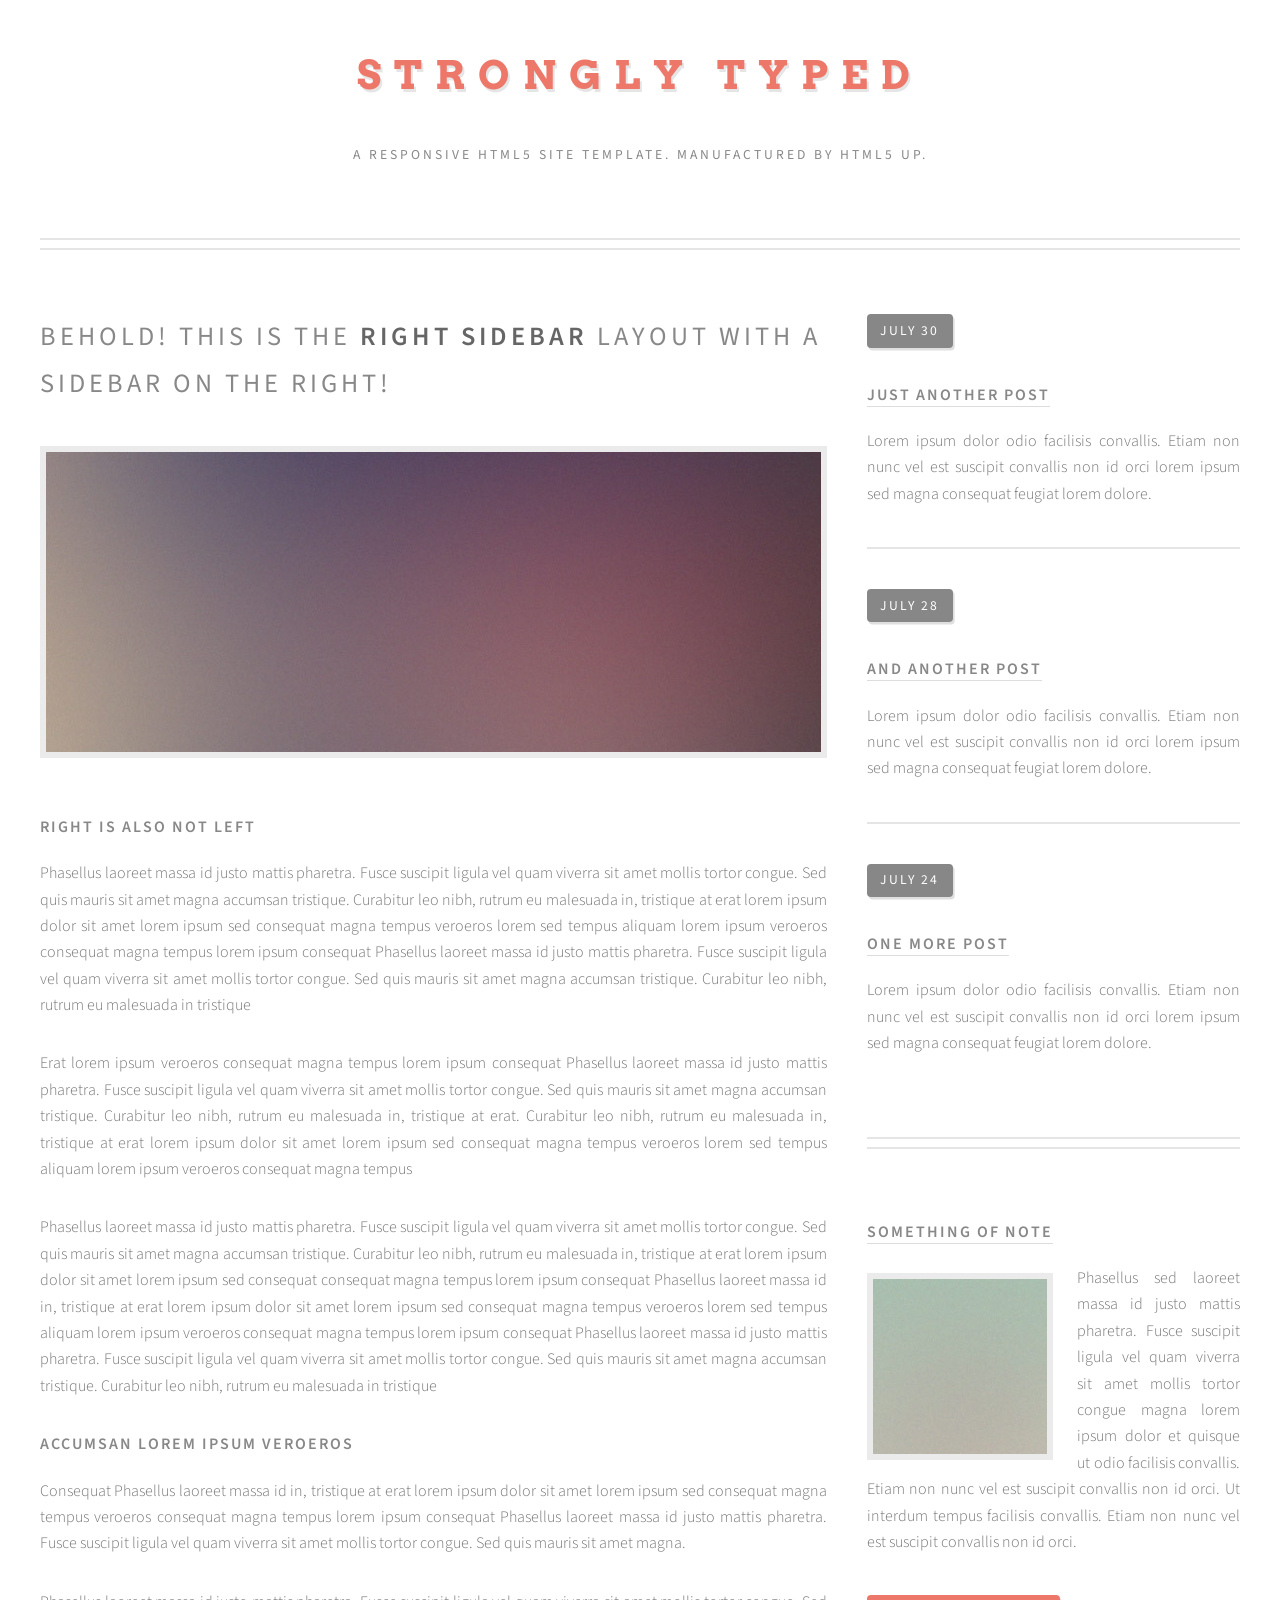
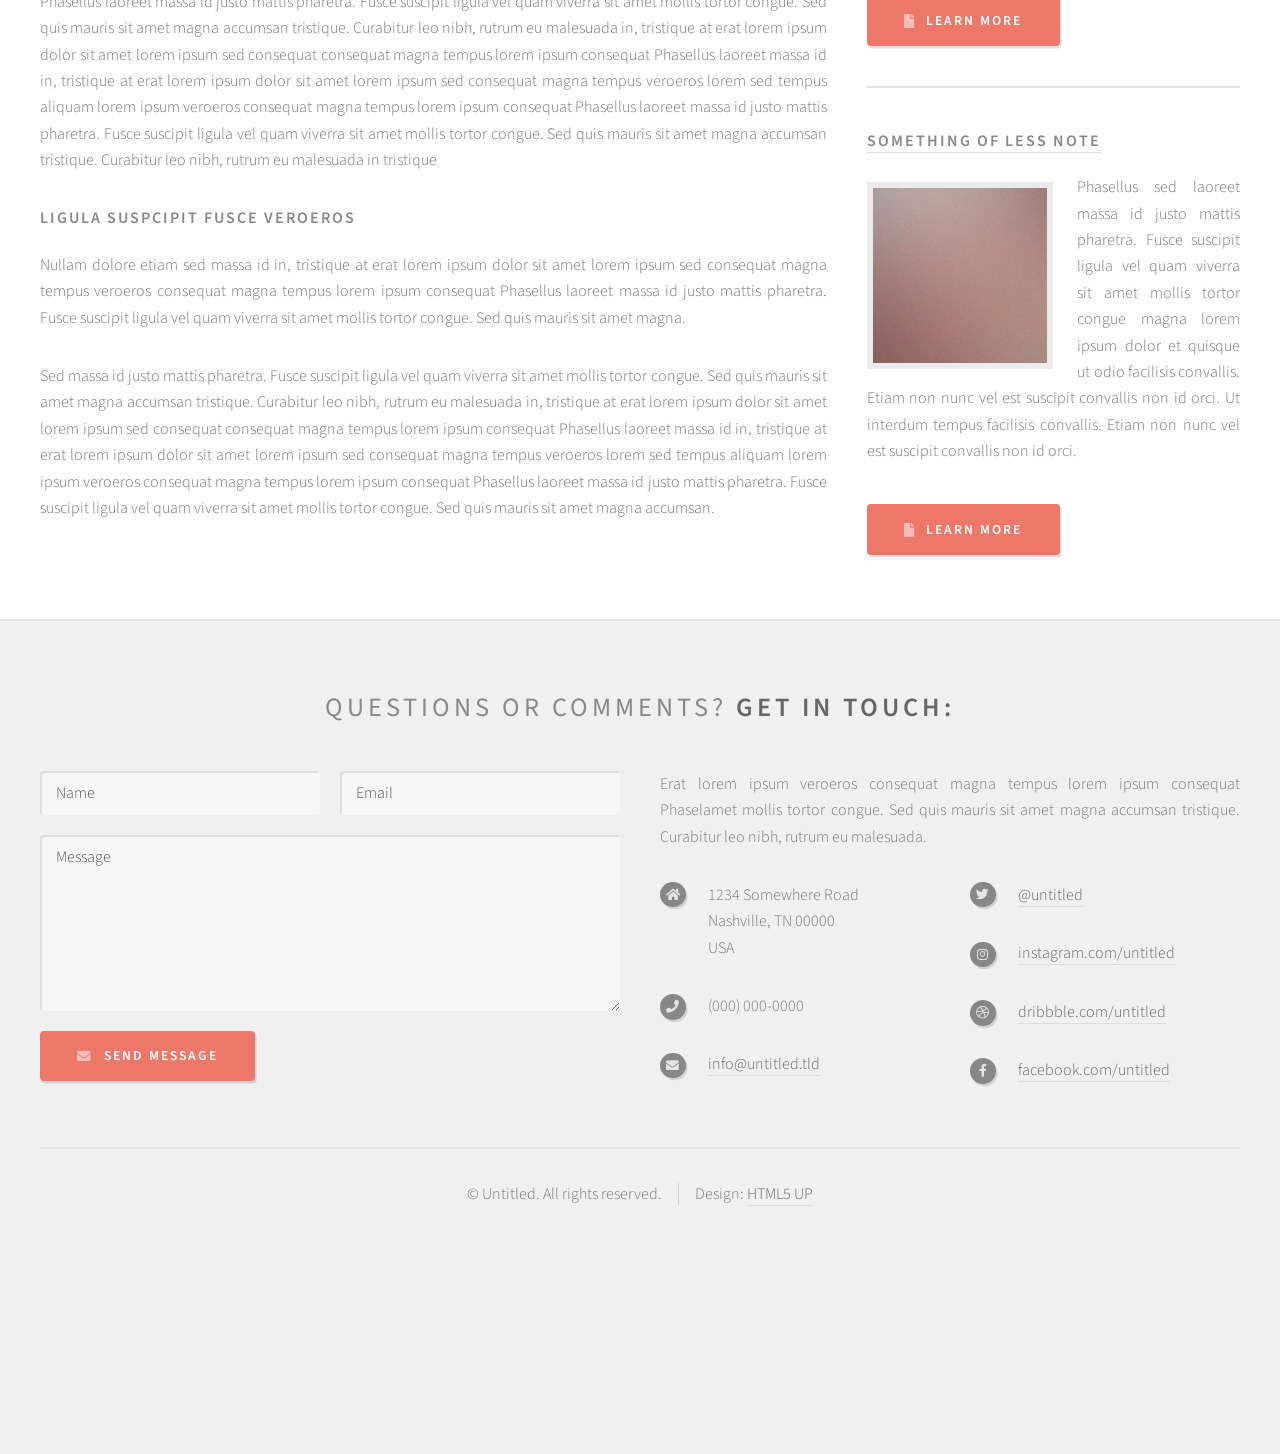
<file: right-sidebar.html>
<!DOCTYPE HTML>
<!--
	Strongly Typed by HTML5 UP
	html5up.net | @ajlkn
	Free for personal and commercial use under the CCA 3.0 license (html5up.net/license)
-->
<html>
	<head>
		<title>Right Sidebar - Strongly Typed by HTML5 UP</title>
		<meta charset="utf-8" />
		<meta name="viewport" content="width=device-width, initial-scale=1, user-scalable=no" />
		<link rel="stylesheet" href="assets/css/main.css" />
	</head>
	<body class="right-sidebar is-preload">
		<div id="page-wrapper">

			<!-- Header -->
				<section id="header">
					<div class="container">

						<!-- Logo -->
							<h1 id="logo"><a href="index.html">Strongly Typed</a></h1>
							<p>A responsive HTML5 site template. Manufactured by HTML5 UP.</p>

						<!-- Nav -->
							<nav id="nav">
								<ul>
									<li><a class="icon solid fa-home" href="index.html"><span>Introduction</span></a></li>
									<li>
										<a href="#" class="icon fa-chart-bar"><span>Dropdown</span></a>
										<ul>
											<li><a href="#">Lorem ipsum dolor</a></li>
											<li><a href="#">Magna phasellus</a></li>
											<li><a href="#">Etiam dolore nisl</a></li>
											<li>
												<a href="#">Phasellus consequat</a>
												<ul>
													<li><a href="#">Magna phasellus</a></li>
													<li><a href="#">Etiam dolore nisl</a></li>
													<li><a href="#">Phasellus consequat</a></li>
												</ul>
											</li>
											<li><a href="#">Veroeros feugiat</a></li>
										</ul>
									</li>
									<li><a class="icon solid fa-cog" href="left-sidebar.html"><span>Left Sidebar</span></a></li>
									<li><a class="icon solid fa-retweet" href="right-sidebar.html"><span>Right Sidebar</span></a></li>
									<li><a class="icon solid fa-sitemap" href="no-sidebar.html"><span>No Sidebar</span></a></li>
								</ul>
							</nav>

					</div>
				</section>

			<!-- Main -->
				<section id="main">
					<div class="container">
						<div class="row">

							<!-- Content -->
								<div id="content" class="col-8 col-12-medium">

									<!-- Post -->
										<article class="box post">
											<header>
												<h2>Behold! This is the <strong>right sidebar</strong> layout<br />
												with a sidebar on the right!</h2>
											</header>
											<span class="image featured"><img src="images/pic04.jpg" alt="" /></span>
											<h3>Right is also not left</h3>
											<p>Phasellus laoreet massa id justo mattis pharetra. Fusce suscipit
											ligula vel quam viverra sit amet mollis tortor congue. Sed quis mauris
											sit amet magna accumsan tristique. Curabitur leo nibh, rutrum eu malesuada
											in, tristique at erat lorem ipsum dolor sit amet lorem ipsum sed consequat
											magna tempus veroeros lorem sed tempus aliquam lorem ipsum veroeros
											consequat magna tempus lorem ipsum consequat Phasellus laoreet massa id
											justo mattis pharetra. Fusce suscipit ligula vel quam viverra sit amet
											mollis tortor congue. Sed quis mauris sit amet magna accumsan tristique.
											Curabitur leo nibh, rutrum eu malesuada in tristique</p>
											<p>Erat lorem ipsum veroeros consequat magna tempus lorem ipsum consequat
											Phasellus laoreet massa id justo mattis pharetra. Fusce suscipit ligula
											vel quam viverra sit amet mollis tortor congue. Sed quis mauris sit amet
											magna accumsan tristique. Curabitur leo nibh, rutrum eu malesuada in,
											tristique at erat. Curabitur leo nibh, rutrum eu malesuada in, tristique
											at erat lorem ipsum dolor sit amet lorem ipsum sed consequat magna
											tempus veroeros lorem sed tempus aliquam lorem ipsum veroeros consequat
											magna tempus</p>
											<p>Phasellus laoreet massa id justo mattis pharetra. Fusce suscipit
											ligula vel quam viverra sit amet mollis tortor congue. Sed quis mauris
											sit amet magna accumsan tristique. Curabitur leo nibh, rutrum eu malesuada
											in, tristique at erat lorem ipsum dolor sit amet lorem ipsum sed consequat
											consequat magna tempus lorem ipsum consequat Phasellus laoreet massa id
											in, tristique at erat lorem ipsum dolor sit amet lorem ipsum sed consequat
											magna tempus veroeros lorem sed tempus aliquam lorem ipsum veroeros
											consequat magna tempus lorem ipsum consequat Phasellus laoreet massa id
											justo mattis pharetra. Fusce suscipit ligula vel quam viverra sit amet
											mollis tortor congue. Sed quis mauris sit amet magna accumsan tristique.
											Curabitur leo nibh, rutrum eu malesuada in tristique</p>
											<h3>Accumsan lorem ipsum veroeros</h3>
											<p>Consequat Phasellus laoreet massa id in, tristique at erat lorem
											ipsum dolor sit amet lorem ipsum sed consequat magna tempus veroeros
											consequat magna tempus lorem ipsum consequat Phasellus laoreet massa id
											justo mattis pharetra. Fusce suscipit ligula vel quam viverra sit amet
											mollis tortor congue. Sed quis mauris sit amet magna.</p>
											<p>Phasellus laoreet massa id justo mattis pharetra. Fusce suscipit
											ligula vel quam viverra sit amet mollis tortor congue. Sed quis mauris
											sit amet magna accumsan tristique. Curabitur leo nibh, rutrum eu malesuada
											in, tristique at erat lorem ipsum dolor sit amet lorem ipsum sed consequat
											consequat magna tempus lorem ipsum consequat Phasellus laoreet massa id
											in, tristique at erat lorem ipsum dolor sit amet lorem ipsum sed consequat
											magna tempus veroeros lorem sed tempus aliquam lorem ipsum veroeros
											consequat magna tempus lorem ipsum consequat Phasellus laoreet massa id
											justo mattis pharetra. Fusce suscipit ligula vel quam viverra sit amet
											mollis tortor congue. Sed quis mauris sit amet magna accumsan tristique.
											Curabitur leo nibh, rutrum eu malesuada in tristique</p>
											<h3>Ligula suspcipit fusce veroeros</h3>
											<p>Nullam dolore etiam sed massa id in, tristique at erat lorem
											ipsum dolor sit amet lorem ipsum sed consequat magna tempus veroeros
											consequat magna tempus lorem ipsum consequat Phasellus laoreet massa id
											justo mattis pharetra. Fusce suscipit ligula vel quam viverra sit amet
											mollis tortor congue. Sed quis mauris sit amet magna.</p>
											<p>Sed massa id justo mattis pharetra. Fusce suscipit
											ligula vel quam viverra sit amet mollis tortor congue. Sed quis mauris
											sit amet magna accumsan tristique. Curabitur leo nibh, rutrum eu malesuada
											in, tristique at erat lorem ipsum dolor sit amet lorem ipsum sed consequat
											consequat magna tempus lorem ipsum consequat Phasellus laoreet massa id
											in, tristique at erat lorem ipsum dolor sit amet lorem ipsum sed consequat
											magna tempus veroeros lorem sed tempus aliquam lorem ipsum veroeros
											consequat magna tempus lorem ipsum consequat Phasellus laoreet massa id
											justo mattis pharetra. Fusce suscipit ligula vel quam viverra sit amet
											mollis tortor congue. Sed quis mauris sit amet magna accumsan.</p>
										</article>

								</div>

							<!-- Sidebar -->
								<div id="sidebar" class="col-4 col-12-medium">

									<!-- Excerpts -->
										<section>
											<ul class="divided">
												<li>

													<!-- Excerpt -->
														<article class="box excerpt">
															<header>
																<span class="date">July 30</span>
																<h3><a href="#">Just another post</a></h3>
															</header>
															<p>Lorem ipsum dolor odio facilisis convallis. Etiam non nunc vel est
															suscipit convallis non id orci lorem ipsum sed magna consequat feugiat lorem dolore.</p>
														</article>

												</li>
												<li>

													<!-- Excerpt -->
														<article class="box excerpt">
															<header>
																<span class="date">July 28</span>
																<h3><a href="#">And another post</a></h3>
															</header>
															<p>Lorem ipsum dolor odio facilisis convallis. Etiam non nunc vel est
															suscipit convallis non id orci lorem ipsum sed magna consequat feugiat lorem dolore.</p>
														</article>

												</li>
												<li>

													<!-- Excerpt -->
														<article class="box excerpt">
															<header>
																<span class="date">July 24</span>
																<h3><a href="#">One more post</a></h3>
															</header>
															<p>Lorem ipsum dolor odio facilisis convallis. Etiam non nunc vel est
															suscipit convallis non id orci lorem ipsum sed magna consequat feugiat lorem dolore.</p>
														</article>

												</li>
											</ul>
										</section>

									<!-- Highlights -->
										<section>
											<ul class="divided">
												<li>

													<!-- Highlight -->
														<article class="box highlight">
															<header>
																<h3><a href="#">Something of note</a></h3>
															</header>
															<a href="#" class="image left"><img src="images/pic06.jpg" alt="" /></a>
															<p>Phasellus sed laoreet massa id justo mattis pharetra. Fusce suscipit ligula vel quam
															viverra sit amet mollis tortor congue magna lorem ipsum dolor et quisque ut odio facilisis
															convallis. Etiam non nunc vel est suscipit convallis non id orci. Ut interdum tempus
															facilisis convallis. Etiam non nunc vel est suscipit convallis non id orci.</p>
															<ul class="actions">
																<li><a href="#" class="button icon solid fa-file">Learn More</a></li>
															</ul>
														</article>

												</li>
												<li>

													<!-- Highlight -->
														<article class="box highlight">
															<header>
																<h3><a href="#">Something of less note</a></h3>
															</header>
															<a href="#" class="image left"><img src="images/pic07.jpg" alt="" /></a>
															<p>Phasellus sed laoreet massa id justo mattis pharetra. Fusce suscipit ligula vel quam
															viverra sit amet mollis tortor congue magna lorem ipsum dolor et quisque ut odio facilisis
															convallis. Etiam non nunc vel est suscipit convallis non id orci. Ut interdum tempus
															facilisis convallis. Etiam non nunc vel est suscipit convallis non id orci.</p>
															<ul class="actions">
																<li><a href="#" class="button icon solid fa-file">Learn More</a></li>
															</ul>
														</article>

												</li>
											</ul>
										</section>

								</div>

						</div>
					</div>
				</section>

			<!-- Footer -->
				<section id="footer">
					<div class="container">
						<header>
							<h2>Questions or comments? <strong>Get in touch:</strong></h2>
						</header>
						<div class="row">
							<div class="col-6 col-12-medium">
								<section>
									<form method="post" action="#">
										<div class="row gtr-50">
											<div class="col-6 col-12-small">
												<input name="name" placeholder="Name" type="text" />
											</div>
											<div class="col-6 col-12-small">
												<input name="email" placeholder="Email" type="text" />
											</div>
											<div class="col-12">
												<textarea name="message" placeholder="Message"></textarea>
											</div>
											<div class="col-12">
												<a href="#" class="form-button-submit button icon solid fa-envelope">Send Message</a>
											</div>
										</div>
									</form>
								</section>
							</div>
							<div class="col-6 col-12-medium">
								<section>
									<p>Erat lorem ipsum veroeros consequat magna tempus lorem ipsum consequat Phaselamet
									mollis tortor congue. Sed quis mauris sit amet magna accumsan tristique. Curabitur
									leo nibh, rutrum eu malesuada.</p>
									<div class="row">
										<div class="col-6 col-12-small">
											<ul class="icons">
												<li class="icon solid fa-home">
													1234 Somewhere Road<br />
													Nashville, TN 00000<br />
													USA
												</li>
												<li class="icon solid fa-phone">
													(000) 000-0000
												</li>
												<li class="icon solid fa-envelope">
													<a href="#">info@untitled.tld</a>
												</li>
											</ul>
										</div>
										<div class="col-6 col-12-small">
											<ul class="icons">
												<li class="icon brands fa-twitter">
													<a href="#">@untitled</a>
												</li>
												<li class="icon brands fa-instagram">
													<a href="#">instagram.com/untitled</a>
												</li>
												<li class="icon brands fa-dribbble">
													<a href="#">dribbble.com/untitled</a>
												</li>
												<li class="icon brands fa-facebook-f">
													<a href="#">facebook.com/untitled</a>
												</li>
											</ul>
										</div>
									</div>
								</section>
							</div>
						</div>
					</div>
					<div id="copyright" class="container">
						<ul class="links">
							<li>&copy; Untitled. All rights reserved.</li><li>Design: <a href="http://html5up.net">HTML5 UP</a></li>
						</ul>
					</div>
				</section>

		</div>

		<!-- Scripts -->
			<script src="assets/js/jquery.min.js"></script>
			<script src="assets/js/jquery.dropotron.min.js"></script>
			<script src="assets/js/browser.min.js"></script>
			<script src="assets/js/breakpoints.min.js"></script>
			<script src="assets/js/util.js"></script>
			<script src="assets/js/main.js"></script>

	</body>
</html>
</file>
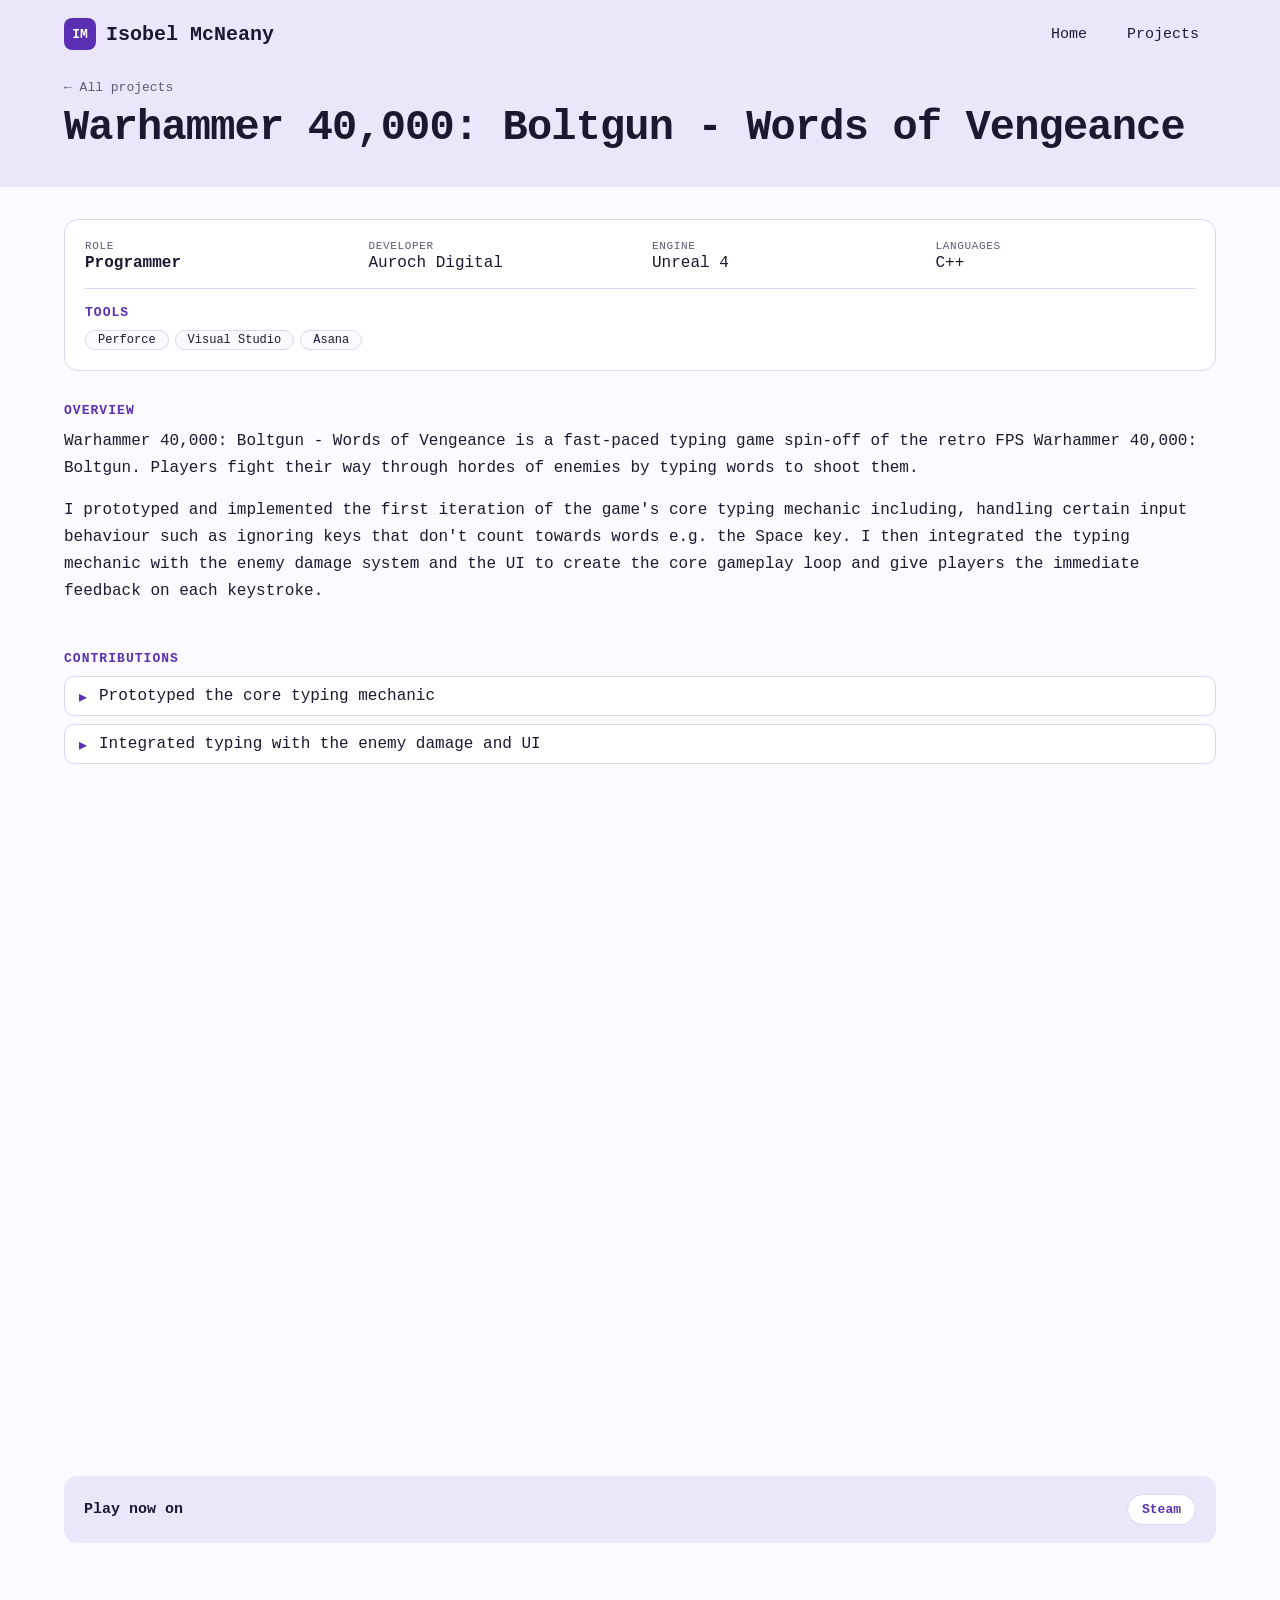
<file: Projects/BoltgunWords.html>
<!DOCTYPE html>
<html lang="en">
<head>
    <meta charset="utf-8">
    <title>Warhammer 40,000: Boltgun - Words of Vengeance</title>
    <meta name="viewport" content="initial-scale=1, width=device-width">
    <link href="../css/styles.css" rel="stylesheet">
</head>
<body>
    <nav class="navbar">

        <div class="NavTitle"> <a href="../index.html">Isobel McNeany </a></div>

        <div class="nav-links">
            <a href="../index.html" class="nav-button">Home</a>
            <a class="nav-button" href="../projects.html">Projects</a>
        </div>
    </nav>
    <div class="project-page">
        <header class="project-header">
            <a href="../projects.html" class="back-link">← All projects</a>
            <h1>Warhammer 40,000: Boltgun - Words of Vengeance</h1>
        </header>

        <div class="project-body">
            <section class="project-facts">
                <dl>
                    <div><dt>Role</dt><dd class="role">Programmer</dd></div>
                    <div><dt>Developer</dt><dd>Auroch Digital</dd></div>
                    <div><dt>Engine</dt><dd>Unreal 4</dd></div>
                    <div><dt>Languages</dt><dd>C++</dd></div>
                </dl>
                <div class="project-tools">
                    <h3>Tools</h3>
                    <ul>
                        <li>Perforce</li>
                        <li>Visual Studio</li>
                        <li>Asana</li>
                    </ul>
                </div>
            </section>

            <div class="project-media">
                <iframe width="560" height="315" src="https://www.youtube.com/embed/7XX9BjgW6Ak?si=yhFn__DfrV8zweG9" title="YouTube video player"
                        frameborder="0" allow="accelerometer; autoplay; clipboard-write; encrypted-media; gyroscope; picture-in-picture; web-share"
                        referrerpolicy="strict-origin-when-cross-origin" allowfullscreen>
                </iframe>
            </div>

            <section>
                <h2>Overview</h2>
                <p>
                    Warhammer 40,000: Boltgun - Words of Vengeance is a fast-paced typing game spin-off of the retro FPS Warhammer 40,000: Boltgun. 
                    Players fight their way through hordes of enemies by typing words to shoot them.
                </p>
                <p>
                    I prototyped and implemented the first iteration of the game's core typing mechanic including, handling certain input behaviour such as ignoring keys that don't count towards words e.g. the Space key.
                    I then integrated the typing mechanic with the enemy damage system and the UI to create the core gameplay loop and give players the immediate feedback on each keystroke.
                </p>
            </section>

            <section>
                <h2>Contributions</h2>
                <ul class="contributions">
                    <li>Prototyped the core typing mechanic</li>
                    <li>Integrated typing with the enemy damage and UI</li>
                </ul>
            </section>

            <div class="play-now">
                <h3>Play now on</h3>
                <div class="store-links">
                    <a href="https://store.steampowered.com/app/3533730/Warhammer_40000_Boltgun__Words_of_Vengeance/">Steam</a>
                </div>
            </div>
        </div>
    </div>
</body>

</html>
</file>
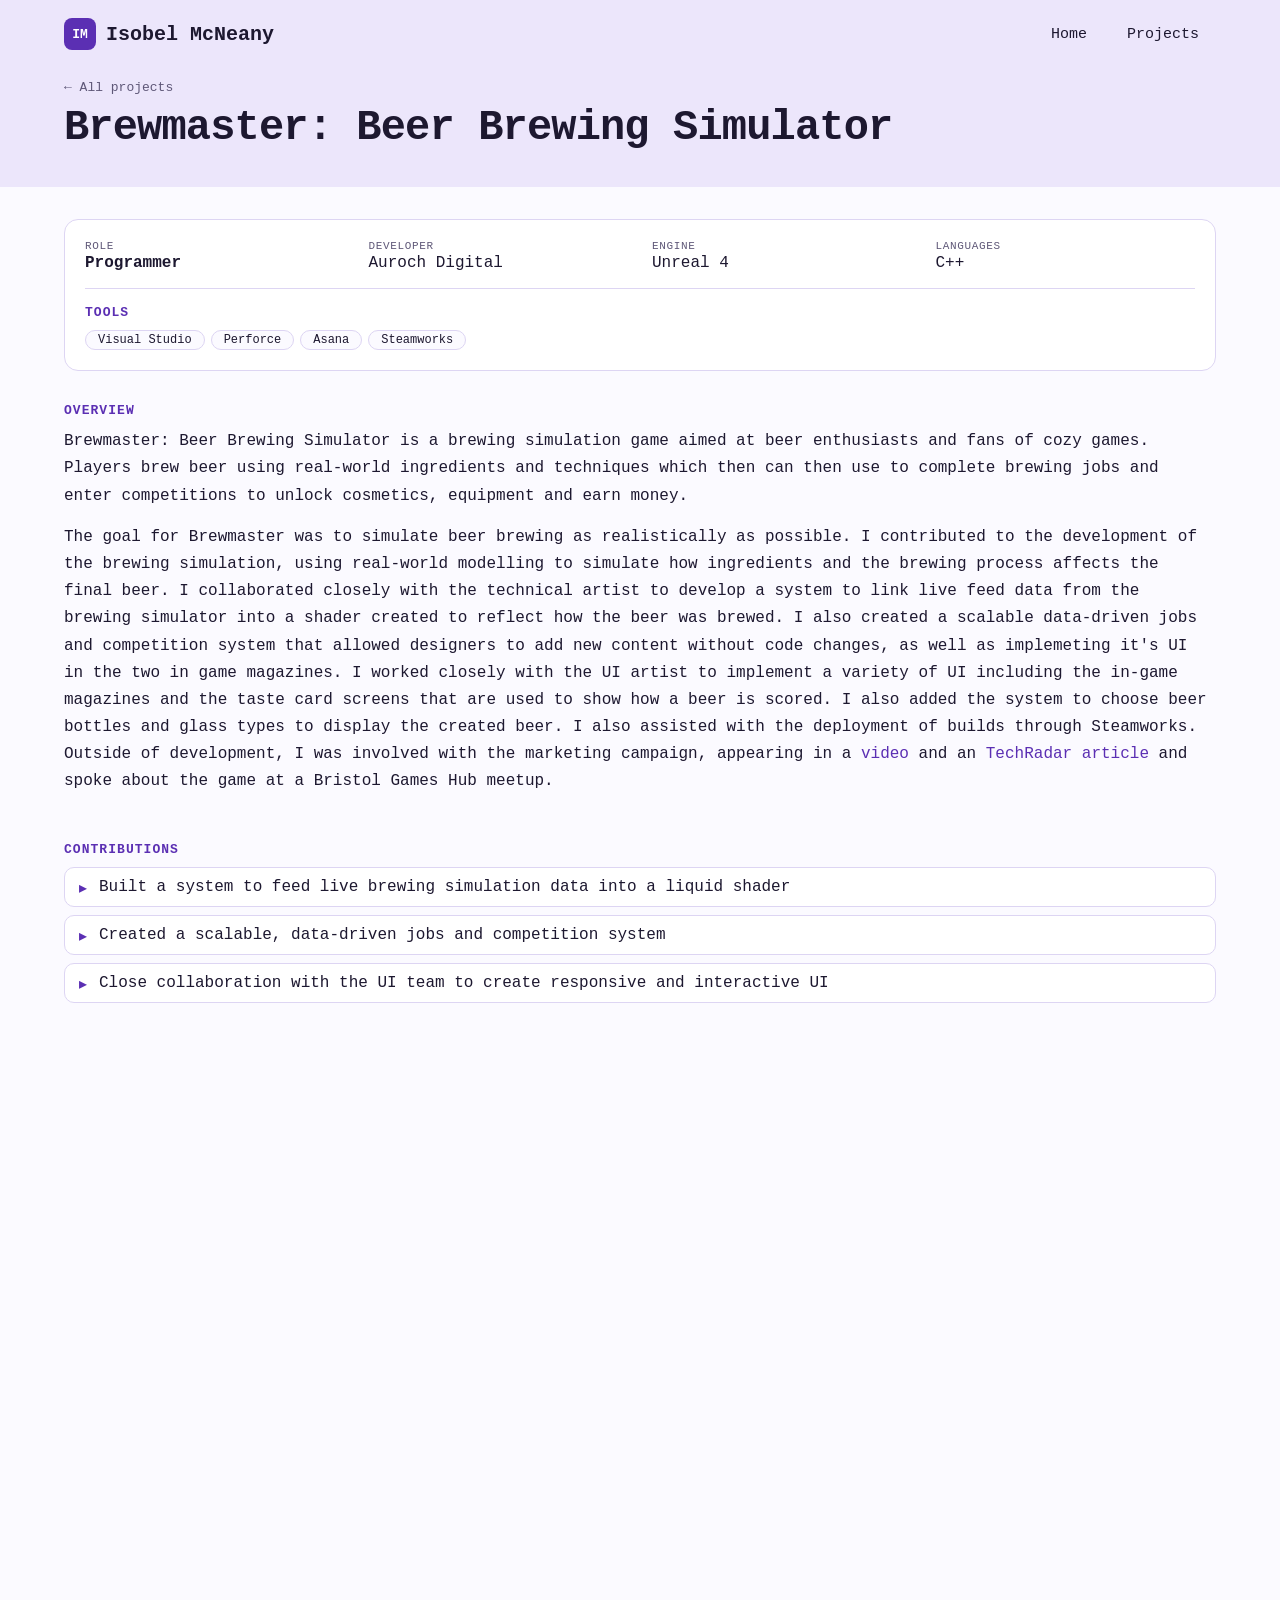
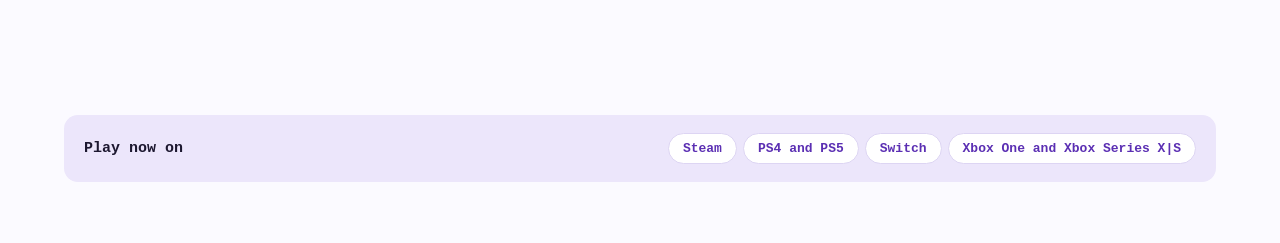
<file: Projects/Brewmaster.html>
<!DOCTYPE html>
<html lang="en">
<head>
    <meta charset="utf-8">
    <title>Brewmaster: Beer Brewing Simulator</title>
    <meta name="viewport" content="initial-scale=1, width=device-width">
    <link href="../css/styles.css" rel="stylesheet">
</head>
<body>
    <nav class="navbar">

        <div class="NavTitle"> <a href="../index.html">Isobel McNeany </a></div>

        <div class="nav-links">
            <a href="../index.html" class="nav-button">Home</a>
            <a class="nav-button" href="../projects.html">Projects</a>
        </div>
    </nav>
    <div class="project-page">
        <header class="project-header">
            <a href="../projects.html" class="back-link">← All projects</a>
            <h1>Brewmaster: Beer Brewing Simulator</h1>
        </header>

        <div class="project-body">
            <section class="project-facts">
                <dl>
                    <div><dt>Role</dt><dd class="role">Programmer</dd></div>
                    <div><dt>Developer</dt><dd>Auroch Digital</dd></div>
                    <div><dt>Engine</dt><dd>Unreal 4</dd></div>
                    <div><dt>Languages</dt><dd>C++</dd></div>
                </dl>
                <div class="project-tools">
                    <h3>Tools</h3>
                    <ul>
                        <li>Visual Studio</li>
                        <li>Perforce</li>
                        <li>Asana</li>
                        <li>Steamworks</li>
                    </ul>
                </div>
            </section>

            <div class="project-media">
                <iframe width="560" height="315" src="https://www.youtube.com/embed/OtF5SXvjoIY?si=HGzagE-d-BDnFOSB"
                        title="YouTube video player" frameborder="0" allow="accelerometer; autoplay; clipboard-write; encrypted-media; gyroscope; picture-in-picture; web-share"
                        referrerpolicy="strict-origin-when-cross-origin" allowfullscreen>
                </iframe>
            </div>

            <section>
                <h2>Overview</h2>
                <p>
                    Brewmaster: Beer Brewing Simulator is a brewing simulation game aimed at beer enthusiasts and fans of cozy games. 
                    Players brew beer using real-world ingredients and techniques which then can then use to complete brewing jobs and enter competitions to unlock cosmetics, equipment and earn money. 
                </p>
                <p>
                    The goal for Brewmaster was to simulate beer brewing as realistically as possible. I contributed to the development of the brewing simulation, using real-world modelling to simulate how ingredients and the brewing process affects the final beer.
                    I collaborated closely with the technical artist to develop a system to link live feed data from the brewing simulator into a shader created to reflect how the beer was brewed.
                    I also created a scalable data-driven jobs and competition system that allowed designers to add new content without code changes, as well as implemeting it's UI in the two in game magazines.
                    I worked closely with the UI artist to implement a variety of UI including the in-game magazines and the taste card screens that are used to show how a beer is scored.
                    I also added the system to choose beer bottles and glass types to display the created beer. I also assisted with the deployment of builds through Steamworks.

                    Outside of development, I was involved with the marketing campaign, appearing in a <a href="https://www.youtube.com/watch?v=2CQ1napxn7Y">video</a> and an <a href="https://www.techradar.com/features/beg-all-you-want-these-beer-game-devs-will-not-break-the-laws-of-physics-for-you">TechRadar article </a> and spoke about the game at a Bristol Games Hub meetup.
                </p>
            </section>

            <section>
                <h2>Contributions</h2>
                <ul class="contributions">
                    <li>Built a system to feed live brewing simulation data into a liquid shader</li>
                    <li>Created a scalable, data-driven jobs and competition system</li>
                    <li>Close collaboration with the UI team to create responsive and interactive UI</li>
                </ul>
            </section>

            <div class="play-now">
                <h3>Play now on</h3>
                <div class="store-links">
                    <a href="https://store.steampowered.com/app/1569200/Brewmaster_Beer_Brewing_Simulator/">Steam</a>
                    <a href="https://store.playstation.com/en-gb/concept/10003003">PS4 and PS5</a>
                    <a href="https://www.nintendo.com/en-gb/Games/Nintendo-Switch-download-software/Brewmaster-Beer-Brewing-Simulator-2268710.html">Switch</a>
                    <a href="https://www.xbox.com/en-GB/games/store/brewmaster-beer-brewing-simulator/9n4b8bm1j3dt">Xbox One and Xbox Series X|S</a>
                </div>
            </div>
        </div>
    </div>
</body>

</html>
</file>
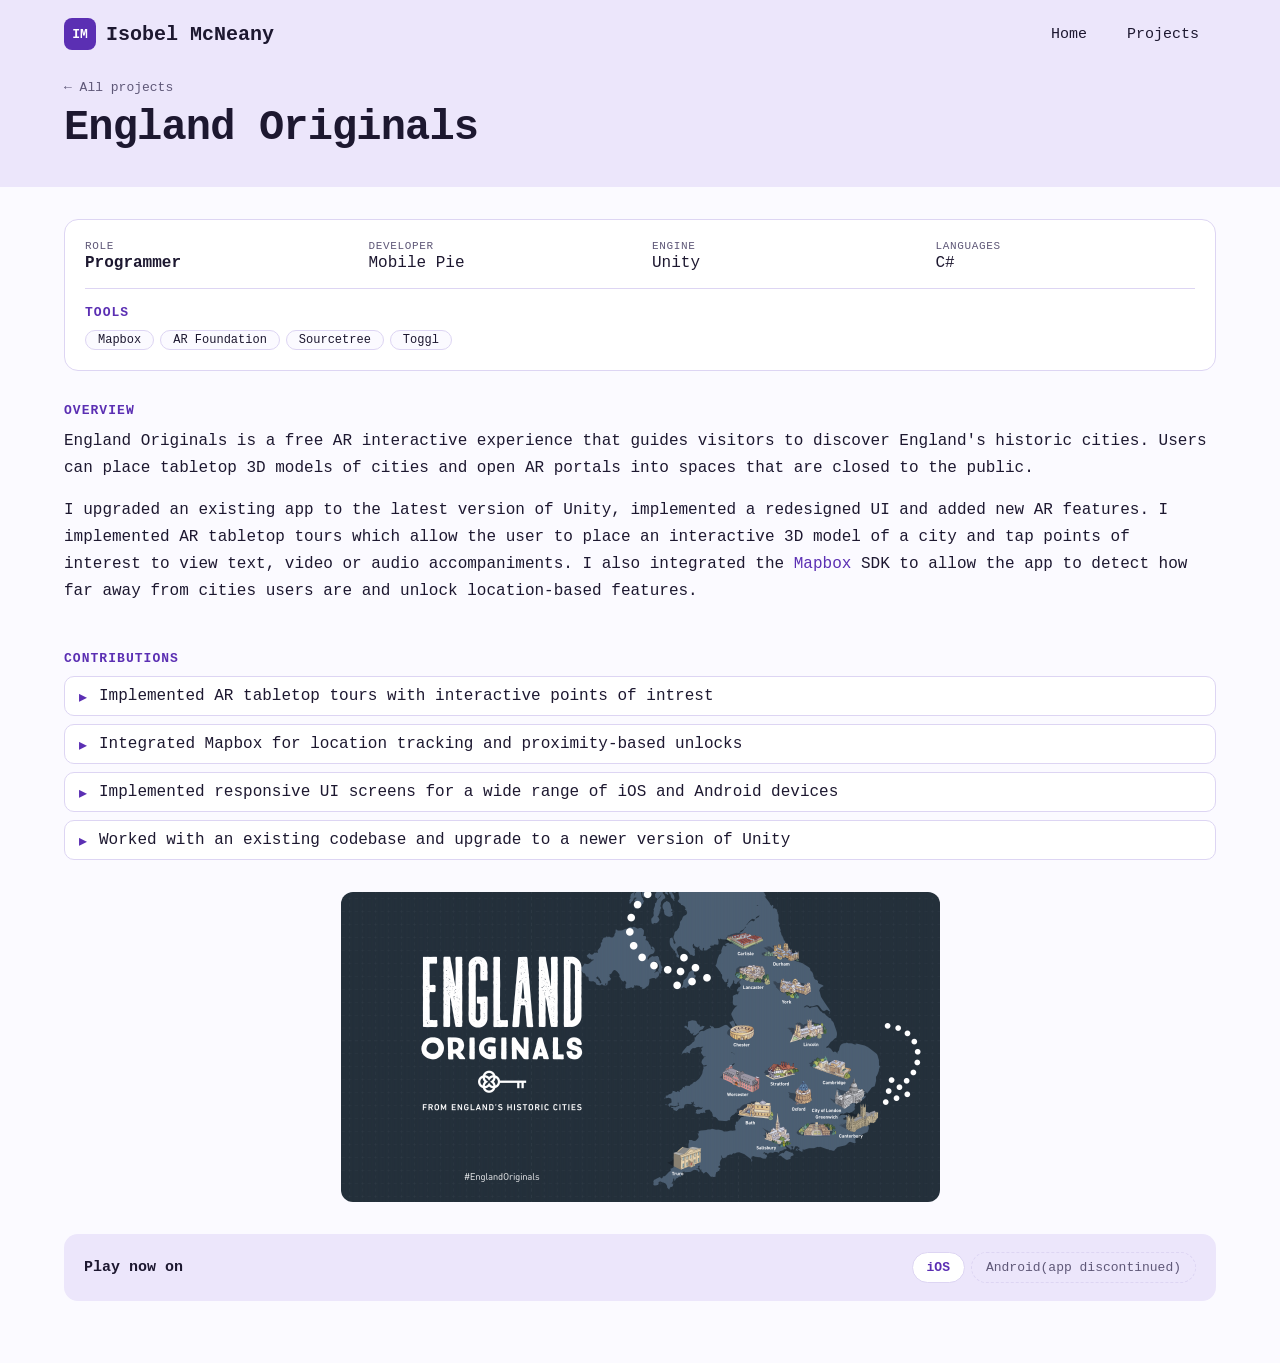
<file: Projects/EnglandOriginals.html>
<!DOCTYPE html>
<html lang="en">
<head>
    <meta charset="utf-8">
    <title>England Originals</title>
    <meta name="viewport" content="initial-scale=1, width=device-width">
    <link href="../css/styles.css" rel="stylesheet">
</head>
<body>
    <nav class="navbar">

        <div class="NavTitle"> <a href="../index.html">Isobel McNeany </a></div>

        <div class="nav-links">
            <a href="../index.html" class="nav-button">Home</a>
            <a class="nav-button" href="../projects.html">Projects</a>
        </div>
    </nav>
    <div class="project-page">
        <header class="project-header">
            <a href="../projects.html" class="back-link">← All projects</a>
            <h1>England Originals</h1>
        </header>

        <div class="project-body">
            <section class="project-facts">
                <dl>
                    <div><dt>Role</dt><dd class="role">Programmer</dd></div>
                    <div><dt>Developer</dt><dd>Mobile Pie</dd></div>
                    <div><dt>Engine</dt><dd>Unity</dd></div>
                    <div><dt>Languages</dt><dd>C#</dd></div>
                </dl>
                <div class="project-tools">
                    <h3>Tools</h3>
                    <ul>
                        <li>Mapbox</li>
                        <li>AR Foundation</li>
                        <li>Sourcetree</li>
                        <li>Toggl</li>
                    </ul>
                </div>
            </section>

            <div class="project-media">
                <img src="../ProjectImages/EnglandOriginals.png" alt="EnglandOriginals" height="315" width="560">
            </div>

            <section>
                <h2>Overview</h2>
                <p>
                    England Originals is a free AR interactive experience that guides visitors to discover England's historic cities. 
                    Users can place tabletop 3D models of cities and open AR portals into spaces that are closed to the public.
                </p>
                <p>
                    I upgraded an existing app to the latest version of Unity, implemented a redesigned UI and added new AR features.
                    I implemented AR tabletop tours which allow the user to place an interactive 3D model of a city and tap points of interest to view text, video or audio accompaniments.
                    I also integrated the <a href="https://www.mapbox.com/">Mapbox</a> SDK to allow the app to detect how far away from cities users are and unlock location-based features.
                </p>
            </section>

            <section>
                <h2>Contributions</h2>
                <ul class="contributions">
                    <li>Implemented AR tabletop tours with interactive points of intrest</li>
                    <li>Integrated Mapbox for location tracking and proximity-based unlocks</li>
                    <li>Implemented responsive UI screens for a wide range of iOS and Android devices</li>
                    <li>Worked with an existing codebase and upgrade to a newer version of Unity</li>
                </ul>
            </section>

            <div class="play-now">
                <h3>Play now on</h3>
                <div class="store-links">
                    <a href="https://apps.apple.com/gb/app/england-originals/id1215745809">iOS</a>
                    <a>Android(app discontinued)</a>
                </div>
            </div>
        </div>
    </div>
</body>

</html>
</file>
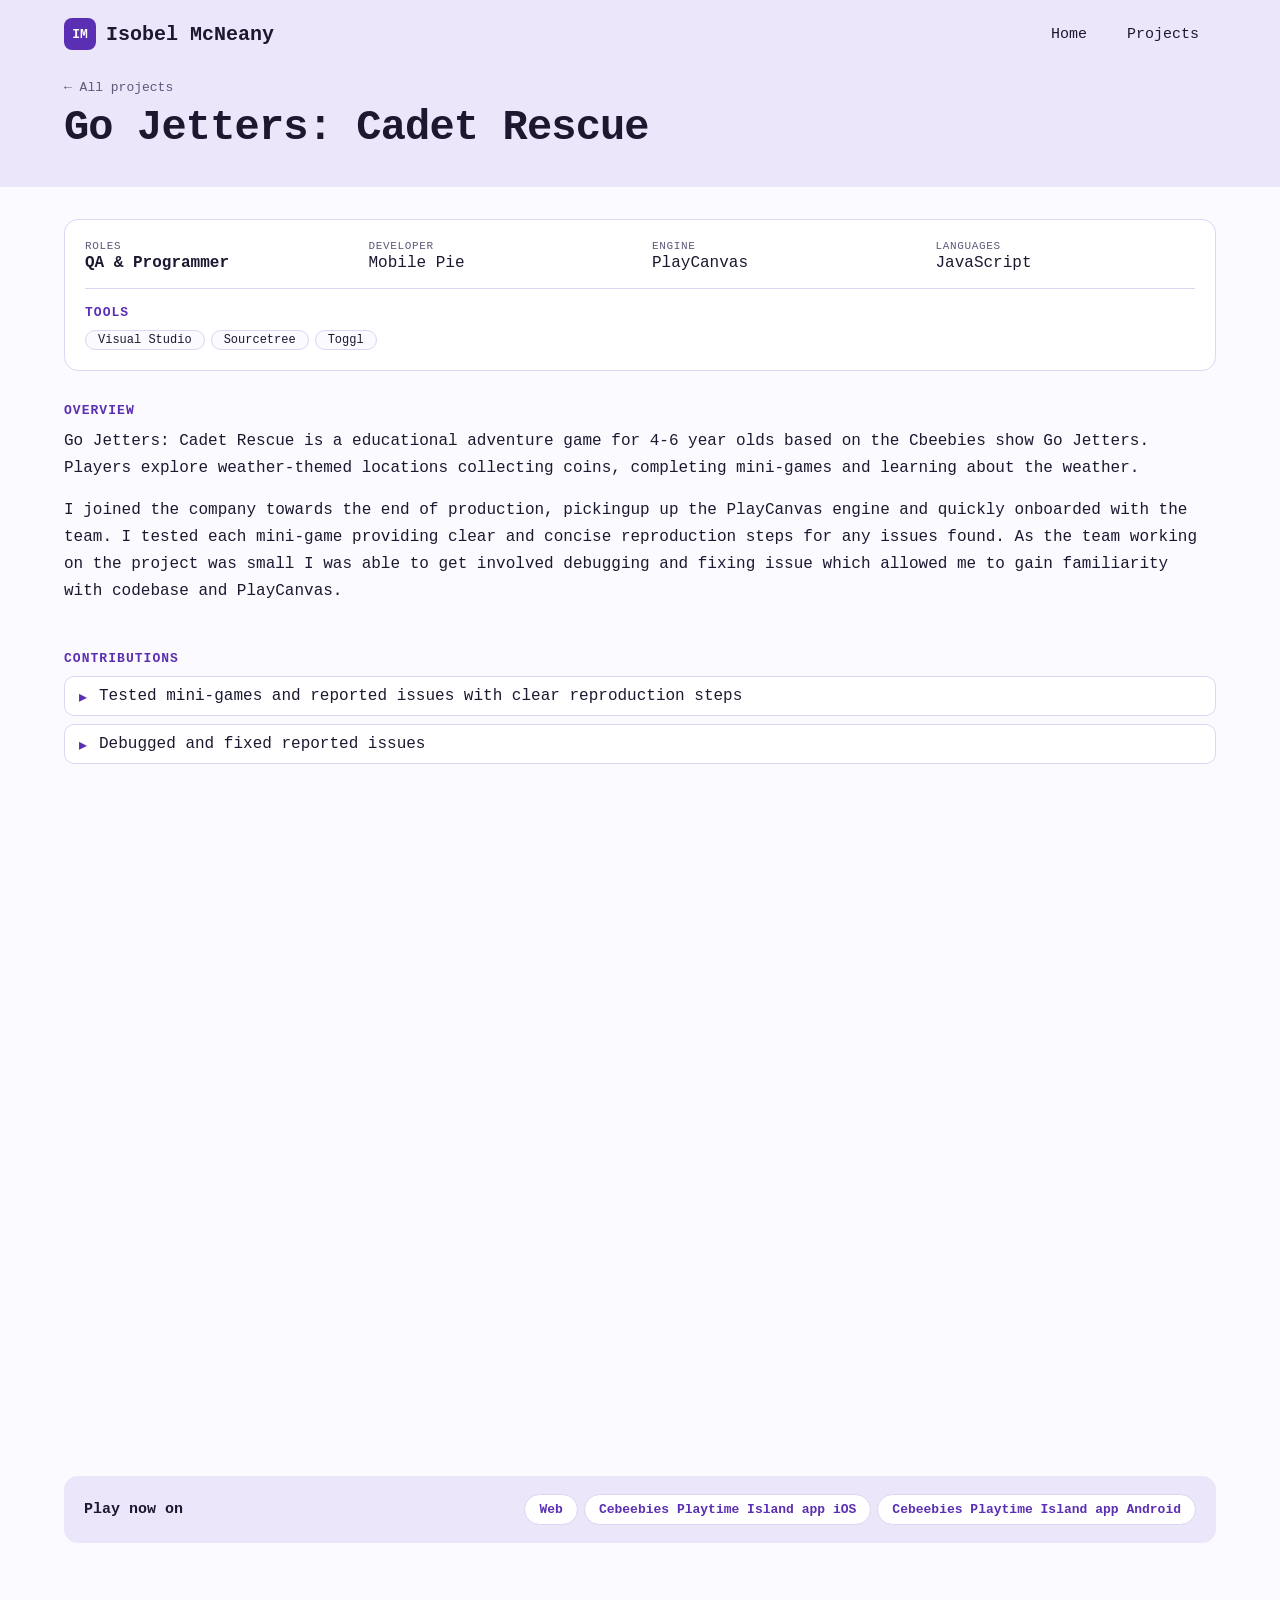
<file: Projects/GoJetters.html>
<!DOCTYPE html>
<html lang="en">
<head>
    <meta charset="utf-8">
    <title>Go Jetters: Cadet Rescue</title>
    <meta name="viewport" content="initial-scale=1, width=device-width">
    <link href="../css/styles.css" rel="stylesheet">
</head>
<body>
    <nav class="navbar">

        <div class="NavTitle"> <a href="../index.html">Isobel McNeany </a></div>

        <div class="nav-links">
            <a href="../index.html" class="nav-button">Home</a>
            <a class="nav-button" href="../projects.html">Projects</a>
        </div>
    </nav>
    <div class="project-page">
        <header class="project-header">
            <a href="../projects.html" class="back-link">← All projects</a>
            <h1>Go Jetters: Cadet Rescue</h1>
        </header>

        <div class="project-body">
            <section class="project-facts">
                <dl>
                    <div><dt>Roles</dt><dd class="role">QA & Programmer</dd></div>
                    <div><dt>Developer</dt><dd>Mobile Pie</dd></div>
                    <div><dt>Engine</dt><dd>PlayCanvas</dd></div>
                    <div><dt>Languages</dt><dd>JavaScript</dd></div>
                </dl>
                <div class="project-tools">
                    <h3>Tools</h3>
                    <ul>
                        <li>Visual Studio</li>
                        <li>Sourcetree</li>
                        <li>Toggl</li>
                    </ul>
                </div>
            </section>

            <div class="project-media">
                <iframe width="560" height="315" src="https://www.youtube.com/embed/ZecpY5It-So?si=YTS10AFcPMYLIQ98"
                        title="YouTube video player" frameborder="0"
                        allow="accelerometer; autoplay; clipboard-write; encrypted-media; gyroscope; picture-in-picture; web-share"
                        referrerpolicy="strict-origin-when-cross-origin" allowfullscreen>
                </iframe>
            </div>

            <section>
                <h2>Overview</h2>
                <p>
                    Go Jetters: Cadet Rescue is a educational adventure game for 4-6 year olds based on the Cbeebies show Go Jetters. Players explore weather-themed locations collecting coins, completing mini-games and learning about the weather.
                </p>
                <p>
                    I joined the company towards the end of production, pickingup up the PlayCanvas engine and quickly onboarded with the team. I tested each mini-game providing clear and concise reproduction steps for any issues found.
                    As the team working on the project was small I was able to get involved debugging and fixing issue which allowed me to gain familiarity with codebase and PlayCanvas.

                </p>
            </section>

            <section>
                <h2>Contributions</h2>
                <ul class="contributions">
                    <li>Tested mini-games and reported issues with clear reproduction steps</li>
                    <li>Debugged and fixed reported issues</li>
                </ul>
            </section>

            <div class="play-now">
                <h3>Play now on</h3>
                <div class="store-links">
                    <a href="https://www.bbc.co.uk/cbeebies/games/go-jetters-cadet-rescue">Web</a>
                    <a href="https://apps.apple.com/gb/app/cbeebies-playtime-island/id1140156471">Cebeebies Playtime Island app iOS</a>
                    <a href="https://play.google.com/store/apps/details?id=uk.co.bbc.cbeebiesplaytimeisland&amp;hl=en_GB">Cebeebies Playtime Island app Android</a>
                </div>
            </div>
        </div>
    </div>
</body>

</html>
</file>
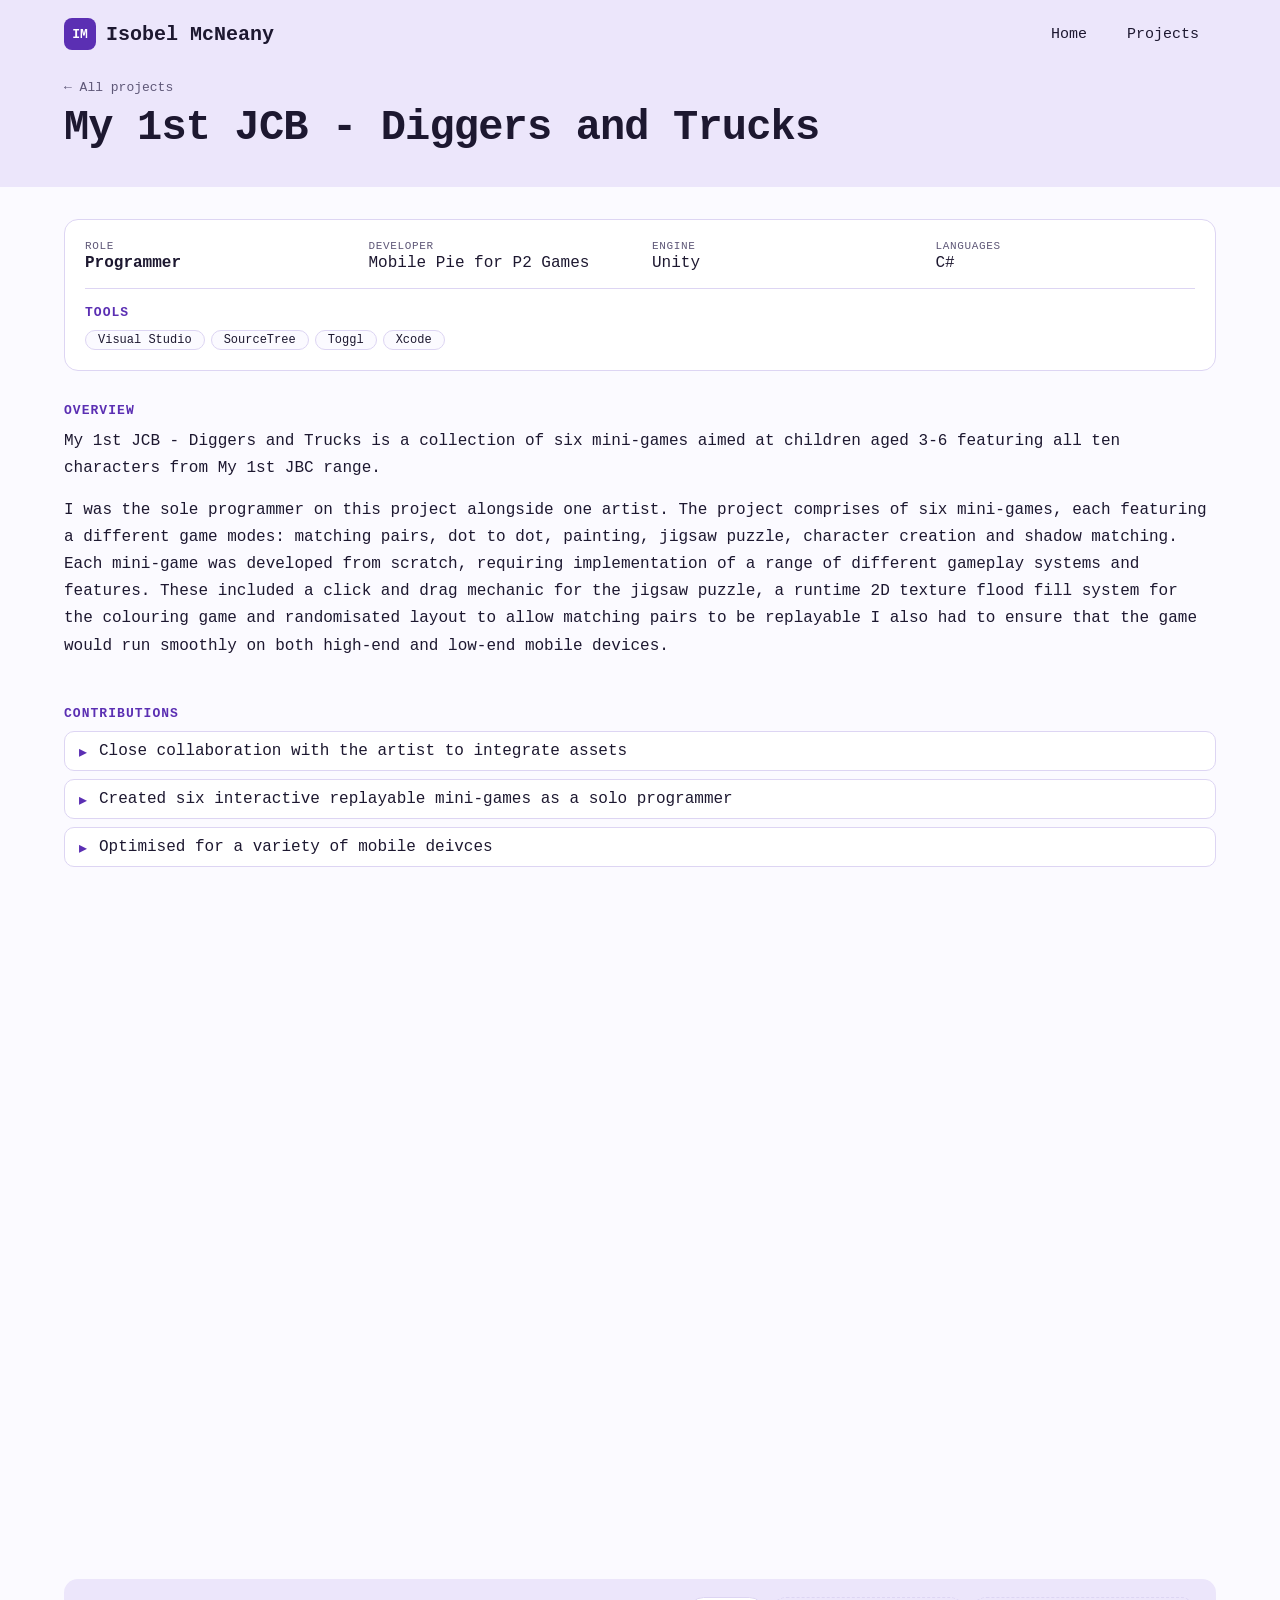
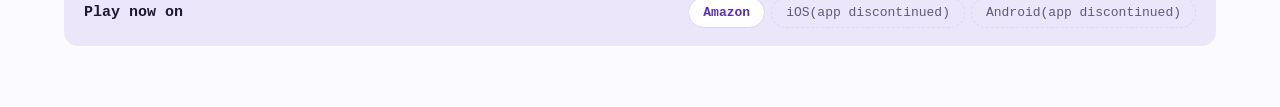
<file: Projects/JCB.html>
<!DOCTYPE html>
<html lang="en">
<head>
    <meta charset="utf-8">
    <title>My 1st JCB - Diggers and Trucks</title>
    <meta name="viewport" content="initial-scale=1, width=device-width">
    <link href="../css/styles.css" rel="stylesheet">
</head>
<body>
    <nav class="navbar">

        <div class="NavTitle"> <a href="../index.html">Isobel McNeany </a></div>

        <div class="nav-links">
            <a href="../index.html" class="nav-button">Home</a>
            <a class="nav-button" href="../projects.html">Projects</a>
        </div>
    </nav>
    <div class="project-page">
        <header class="project-header">
            <a href="../projects.html" class="back-link">← All projects</a>
            <h1>My 1st JCB - Diggers and Trucks</h1>
        </header>

        <div class="project-body">
            <section class="project-facts">
                <dl>
                    <div><dt>Role</dt><dd class="role">Programmer</dd></div>
                    <div><dt>Developer</dt><dd>Mobile Pie for P2 Games</dd></div>
                    <div><dt>Engine</dt><dd>Unity</dd></div>
                    <div><dt>Languages</dt><dd>C#</dd></div>
                </dl>
                <div class="project-tools">
                    <h3>Tools</h3>
                    <ul>
                        <li>Visual Studio</li>
                        <li>SourceTree</li>
                        <li>Toggl</li>
                        <li>Xcode</li>
                    </ul>
                </div>
            </section>

            <div class="project-media">
                <iframe width="560" height="315" src="https://www.youtube.com/embed/9vZv9r0anwc?si=3IgnQsUqzoNzlXeF" title="YouTube video player"
                        frameborder="0" allow="accelerometer; autoplay; clipboard-write; encrypted-media; gyroscope; picture-in-picture; web-share"
                        referrerpolicy="strict-origin-when-cross-origin" allowfullscreen>
                </iframe>
            </div>

            <section>
                <h2>Overview</h2>
                <p>
                    My 1st JCB - Diggers and Trucks is a collection of six mini-games aimed at children aged 3-6 featuring all ten characters from My 1st JBC range.
                </p>
                <p>
                    I was the sole programmer on this project alongside one artist. The project comprises of six mini-games, each featuring a different game modes: matching pairs, dot to dot, painting, jigsaw puzzle, character creation and shadow matching.
                    Each mini-game was developed from scratch, requiring implementation of a range of different gameplay systems and features. These included a click and drag mechanic for the jigsaw puzzle, a runtime 2D texture flood fill system for the colouring game and randomisated layout to allow matching pairs to be replayable
                    I also had to ensure that the game would run smoothly on both high-end and low-end mobile devices.
                </p>
            </section>

            <section>
                <h2>Contributions</h2>
                <ul class="contributions">
                    <li>Close collaboration with the artist to integrate assets</li>
                    <li>Created six interactive replayable mini-games as a solo programmer</li>
                    <li>Optimised for a variety of mobile deivces</li>
                </ul>
            </section>

            <div class="play-now">
                <h3>Play now on</h3>
                <div class="store-links">
                    <a href="https://www.amazon.co.uk/My-1st-JCB-Diggers-Trucks/dp/B07F15W6QD">Amazon</a>
                    <a>iOS(app discontinued)</a>
                    <a>Android(app discontinued)</a>
                </div>
            </div>
        </div>
    </div>
</body>

</html>
</file>
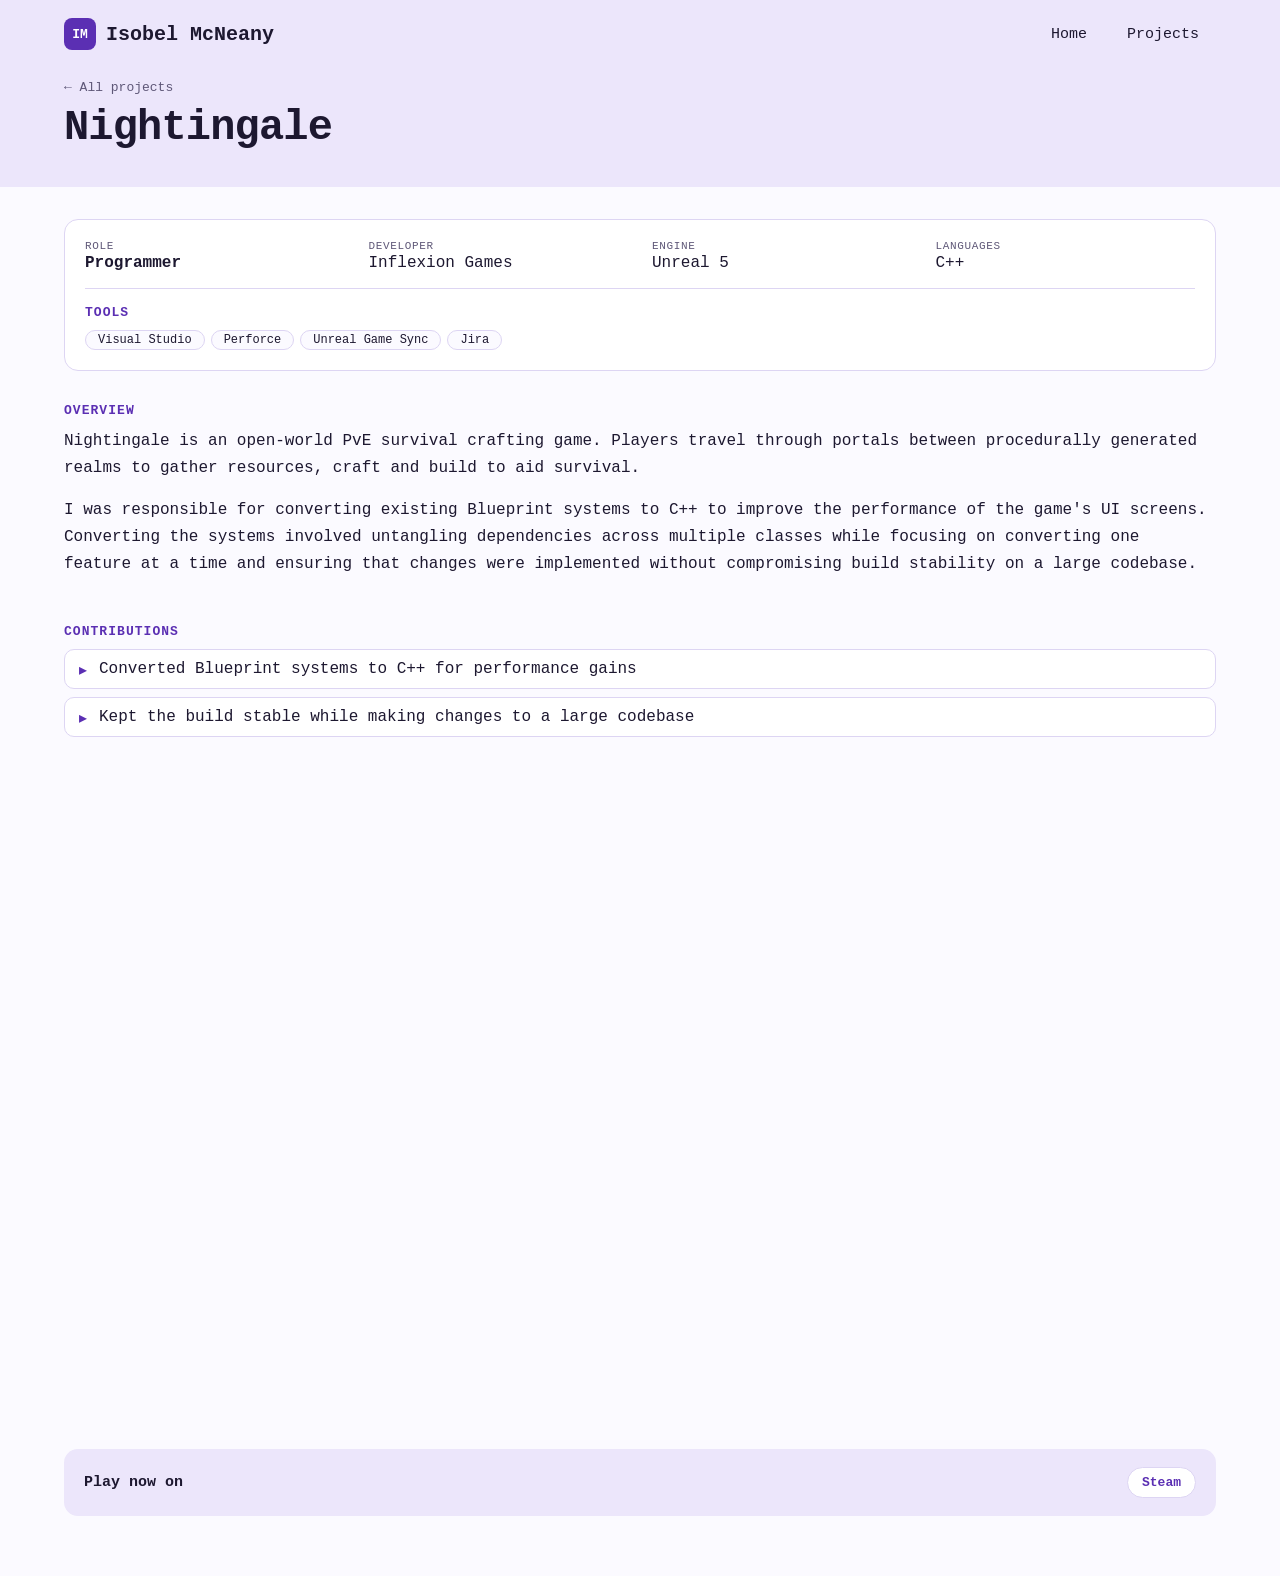
<file: Projects/Nightingale.html>
<!DOCTYPE html>
<html lang="en">
<head>
    <meta charset="utf-8">
    <title>Nightingale</title>
    <meta name="viewport" content="initial-scale=1, width=device-width">
    <link href="../css/styles.css" rel="stylesheet">
</head>
<body>
    <nav class="navbar">

        <div class="NavTitle"> <a href="../index.html">Isobel McNeany </a></div>

        <div class="nav-links">
            <a href="../index.html" class="nav-button">Home</a>
            <a class="nav-button" href="../projects.html">Projects</a>
        </div>
    </nav>
    <div class="project-page">
        <header class="project-header">
            <a href="../projects.html" class="back-link">← All projects</a>
            <h1>Nightingale</h1>
        </header>

        <div class="project-body">
            <section class="project-facts">
                <dl>
                    <div><dt>Role</dt><dd class="role">Programmer</dd></div>
                    <div><dt>Developer</dt><dd>Inflexion Games</dd></div>
                    <div><dt>Engine</dt><dd>Unreal 5</dd></div>
                    <div><dt>Languages</dt><dd>C++</dd></div>
                </dl>
                <div class="project-tools">
                    <h3>Tools</h3>
                    <ul>
                        <li>Visual Studio</li>
                        <li>Perforce</li>
                        <li>Unreal Game Sync</li>
                        <li>Jira</li>
                    </ul>
                </div>
            </section>

            <div class="project-media">
                <iframe width="560" height="315" src="https://www.youtube.com/embed/5hEcME-Thlg?si=03F2yrmI0Pv_ijxx"
                        title="YouTube video player" frameborder="0"
                        allow="accelerometer; autoplay; clipboard-write; encrypted-media; gyroscope; picture-in-picture; web-share"
                        referrerpolicy="strict-origin-when-cross-origin" allowfullscreen></iframe>
            </div>

            <section>
                <h2>Overview</h2>
                <p>
                    Nightingale is an open-world PvE survival crafting game. 
                    Players travel through portals between procedurally generated realms to gather resources, craft and build to aid survival. 
                </p>
                <p>
                    I was responsible for converting existing Blueprint systems to C++ to improve the performance of the game's UI screens.
                    Converting the systems involved untangling dependencies across multiple classes while focusing on converting one feature at a time
                    and ensuring that changes were implemented without compromising build stability on a large codebase.
                </p>
            </section>

            <section>
                <h2>Contributions</h2>
                <ul class="contributions">
                    <li>Converted Blueprint systems to C++ for performance gains</li>
                    <li>Kept the build stable while making changes to a large codebase</li>
                </ul>
            </section>

            <div class="play-now">
                <h3>Play now on</h3>
                <div class="store-links">
                    <a href="https://store.steampowered.com/app/1928980/Nightingale/">Steam</a>
                </div>
            </div>
        </div>
    </div>
</body>

</html>
</file>
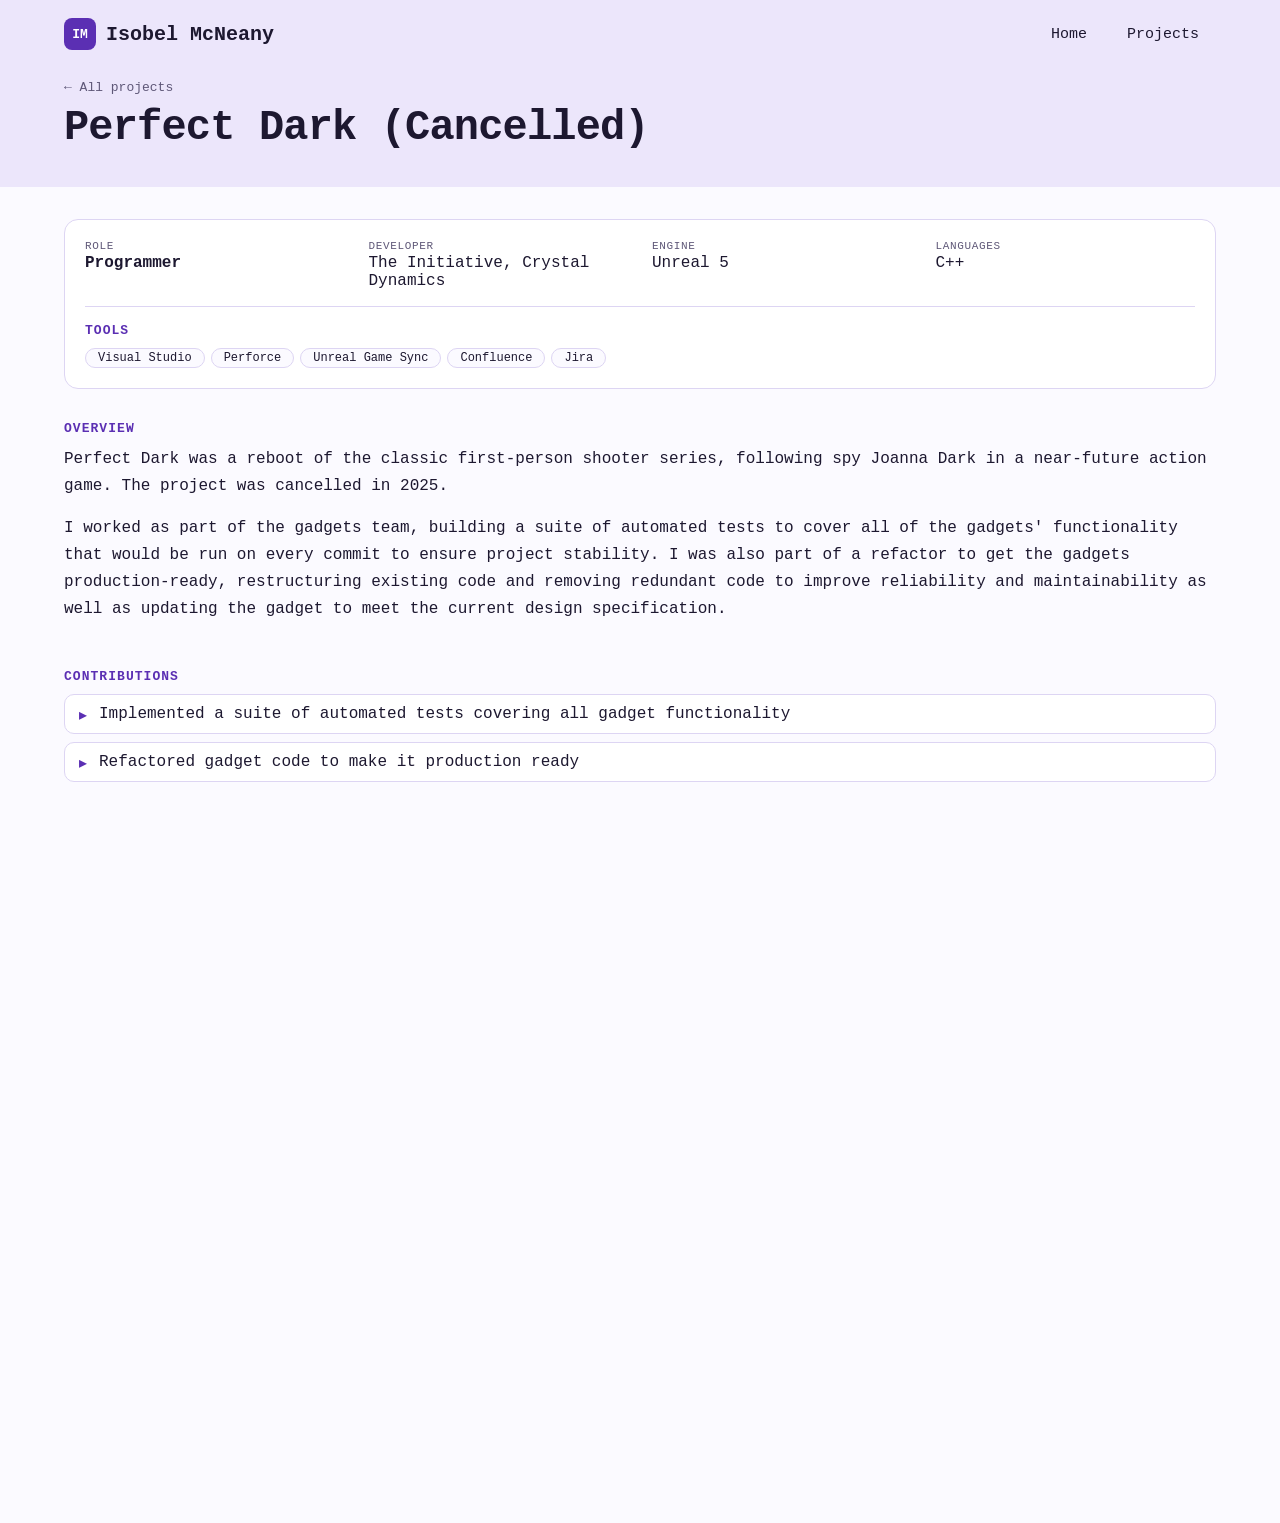
<file: Projects/PerfectDark.html>
<!DOCTYPE html>
<html lang="en">
<head>
    <meta charset="utf-8">
    <title>Perfect Dark</title>
    <meta name="viewport" content="initial-scale=1, width=device-width">
    <link href="../css/styles.css" rel="stylesheet">
</head>
<body>
    <nav class="navbar">

        <div class="NavTitle"> <a href="../index.html">Isobel McNeany </a></div>

        <div class="nav-links">
            <a href="../index.html" class="nav-button">Home</a>
            <a class="nav-button" href="../projects.html">Projects</a>
        </div>
    </nav>
    <div class="project-page">
        <header class="project-header">
            <a href="../projects.html" class="back-link">← All projects</a>
            <h1>Perfect Dark (Cancelled)</h1>
        </header>

        <div class="project-body">
            <section class="project-facts">
                <dl>
                    <div><dt>Role</dt><dd class="role">Programmer</dd></div>
                    <div><dt>Developer</dt><dd>The Initiative, Crystal Dynamics</dd></div>
                    <div><dt>Engine</dt><dd>Unreal 5</dd></div>
                    <div><dt>Languages</dt><dd>C++</dd></div>
                </dl>
                <div class="project-tools">
                    <h3>Tools</h3>
                    <ul>
                        <li>Visual Studio</li>
                        <li>Perforce</li>
                        <li>Unreal Game Sync</li>
                        <li>Confluence</li>
                        <li>Jira</li>
                    </ul>
                </div>
            </section>

            <div class="project-media">
                <iframe width="560" height="315" src="https://www.youtube.com/embed/ofUi9DR9sc4?si=jnuLn-FBle5vNW8V"
                        title="YouTube video player" frameborder="0"
                        allow="accelerometer; autoplay; clipboard-write; encrypted-media; gyroscope; picture-in-picture; web-share"
                        referrerpolicy="strict-origin-when-cross-origin" allowfullscreen>
                </iframe>
            </div>

            <section>
                <h2>Overview</h2>
                <p>
                    Perfect Dark was a reboot of the classic first-person shooter series, following spy Joanna Dark in a near-future action game. The project was cancelled in 2025.
                </p>
                <p>
                    I worked as part of the gadgets team, building a suite of automated tests to cover all of the gadgets' functionality that would be run on every commit to ensure project stability.
                    I was also part of a refactor to get the gadgets production-ready, restructuring existing code and removing redundant code to improve reliability and maintainability 
                    as well as updating the gadget to meet the current design specification. 
                </p>
            </section>

            <section>
                <h2>Contributions</h2>
                <ul class="contributions">
                    <li>Implemented a suite of automated tests covering all gadget functionality</li>
                    <li>Refactored gadget code to make it production ready</li>
                </ul>
            </section>
        </div>
    </div>
</body>

</html>
</file>
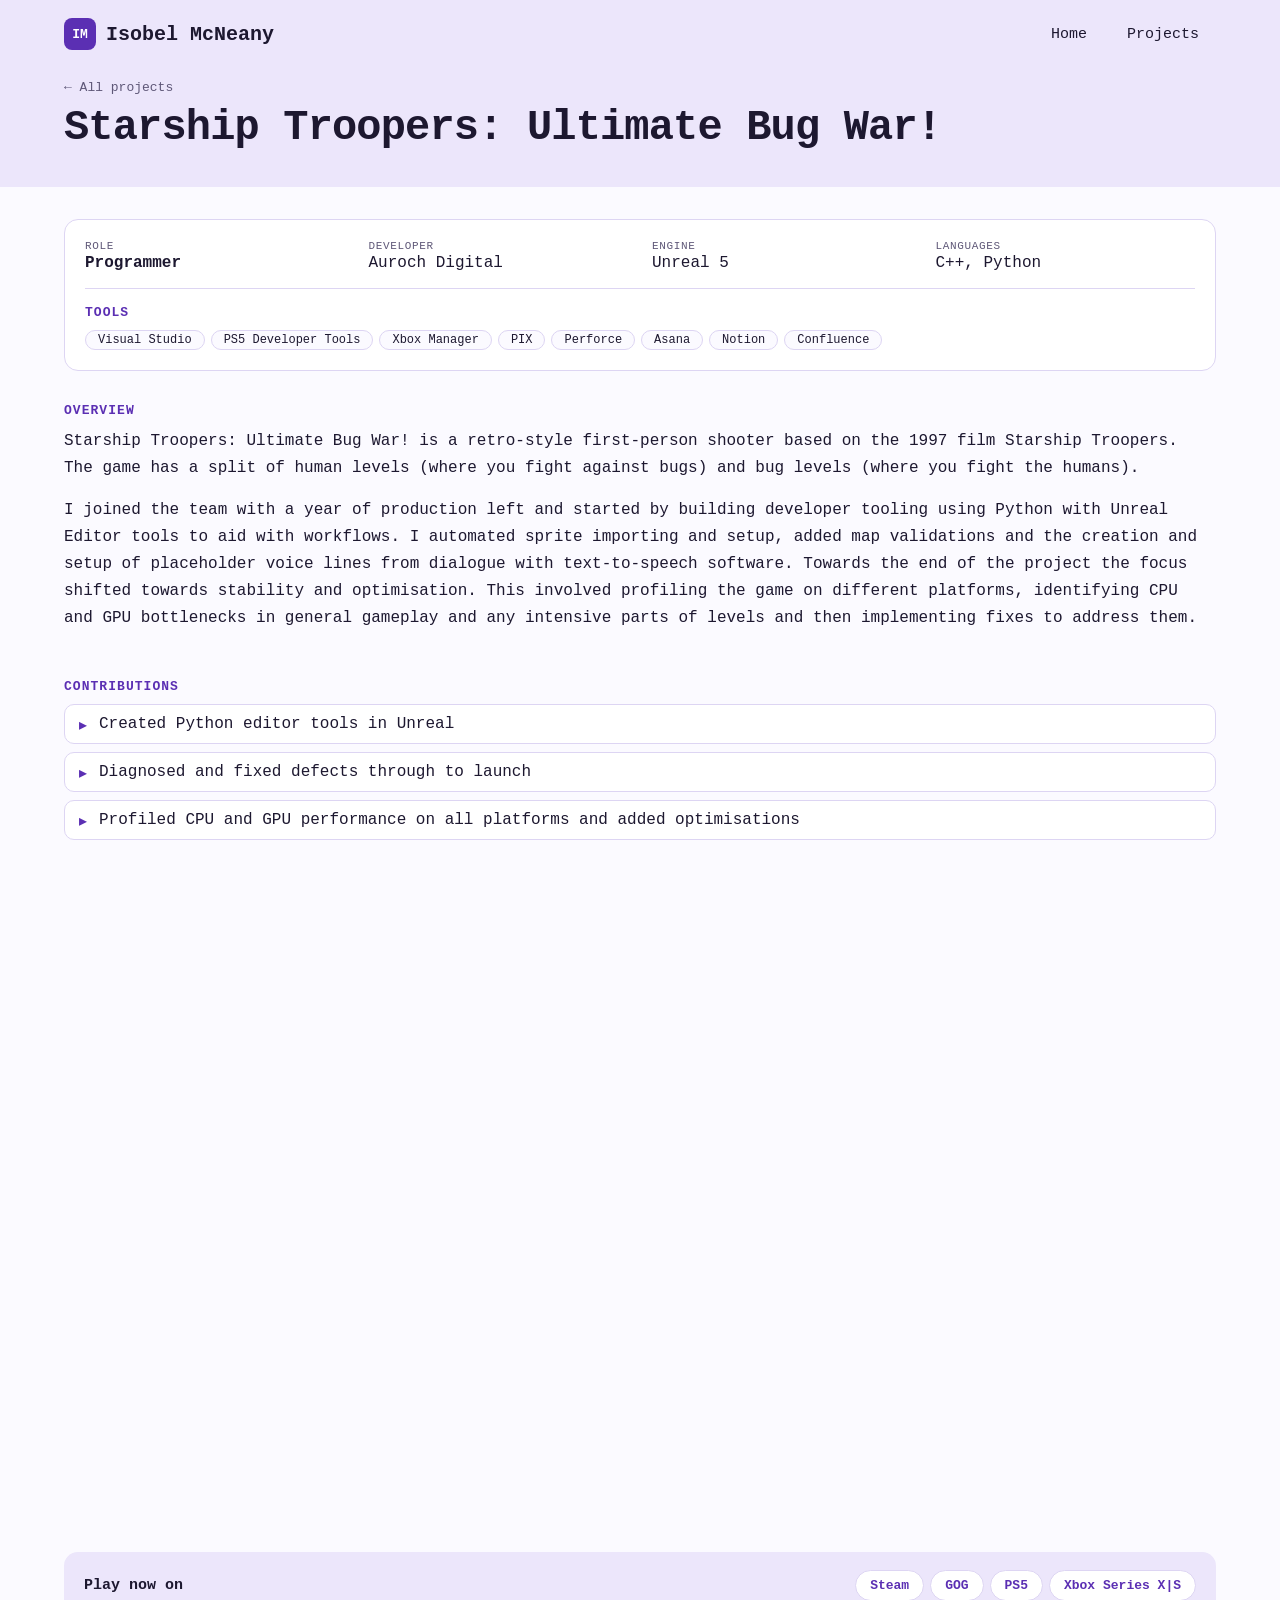
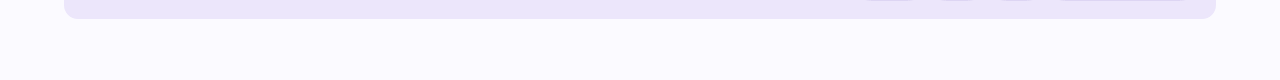
<file: Projects/STUBW.html>
<!DOCTYPE html>
<html lang="en">
<head>
    <meta charset="utf-8">
    <title>Starship Troopers: Ultimate Bug War!</title>
    <meta name="viewport" content="initial-scale=1, width=device-width">
    <link href="../css/styles.css" rel="stylesheet">
</head>
<body>
    <nav class="navbar">

        <div class="NavTitle"> <a href="../index.html">Isobel McNeany </a></div>

        <div class="nav-links">
            <a href="../index.html" class="nav-button">Home</a>
            <a class="nav-button" href="../projects.html">Projects</a>
        </div>
    </nav>
    <div class="project-page">
        <header class="project-header">
            <a href="../projects.html" class="back-link">← All projects</a>
            <h1>Starship Troopers: Ultimate Bug War!</h1>
        </header>

        <div class="project-body">
            <section class="project-facts">
                <dl>
                    <div><dt>Role</dt><dd class="role">Programmer</dd></div>
                    <div><dt>Developer</dt><dd>Auroch Digital</dd></div>
                    <div><dt>Engine</dt><dd>Unreal 5</dd></div>
                    <div><dt>Languages</dt><dd>C++, Python</dd></div>
                </dl>
                <div class="project-tools">
                    <h3>Tools</h3>
                    <ul>
                        <li>Visual Studio</li>
                        <li>PS5 Developer Tools</li>
                        <li>Xbox Manager</li>
                        <li>PIX</li>
                        <li>Perforce</li>
                        <li>Asana</li>
                        <li>Notion</li>
                        <li>Confluence</li>
                    </ul>
                </div>
            </section>

            <div class="project-media">
                <iframe width="560" height="315"
                        src="https://www.youtube.com/embed/PpnDqN55nHE?si=JByz1AM2TOft-Aob"
                        title="YouTube video player" frameborder="0"
                        allow="accelerometer; autoplay; clipboard-write; encrypted-media; gyroscope; picture-in-picture; web-share"
                        referrerpolicy="strict-origin-when-cross-origin" allowfullscreen>
                </iframe>
            </div>

            <section>
                <h2>Overview</h2>
                <p>
                    Starship Troopers: Ultimate Bug War! is a retro-style first-person shooter based on the 1997 film Starship Troopers.
                    The game has a split of human levels (where you fight against bugs) and bug levels (where you fight the humans).
                </p>
                <p>
                    I joined the team with a year of production left and started by building developer tooling using Python with Unreal Editor tools to aid with workflows. I automated sprite importing and setup, added map validations and the creation and setup of placeholder voice lines from dialogue with text-to-speech software.
                    Towards the end of the project the focus shifted towards stability and optimisation.
                    This involved profiling the game on different platforms, identifying CPU and GPU bottlenecks in general gameplay and any intensive parts of levels and then implementing fixes to address them.
                </p>
            </section>

            <section>
                <h2>Contributions</h2>
                <ul class="contributions">
                    <li>Created Python editor tools in Unreal</li>
                    <li>Diagnosed and fixed defects through to launch</li>
                    <li>Profiled CPU and GPU performance on all platforms and added optimisations</li>
                </ul>
            </section>

            <div class="play-now">
                <h3>Play now on</h3>
                <div class="store-links">
                    <a href="https://store.steampowered.com/app/2321780/Starship_Troopers_Ultimate_Bug_War/">Steam</a>
                    <a href="https://www.gog.com/en/game/starship_troopers_ultimate_bug_war">GOG</a>
                    <a href="https://store.playstation.com/en-gb/concept/10016557/">PS5</a>
                    <a href="https://www.xbox.com/en-GB/games/store/starship-troopers-ultimate-bug-war/9p7rw7v55lf0">Xbox Series X|S</a>
                </div>
            </div>
        </div>
    </div>
</body>

</html>
</file>
<file: css/styles.css>
/* store project theme colours in one place - use var(-- XX)*/
:root {
    --bg: #fbfaff;          /* page background */
    --band: #ece6fb;        /* lilac band */
    --panel: #ffffff;       /* white panels and pills */
    --text: #1d1830;        /* main text */
    --muted: #5f5878;       /* secondary text */
    --accent: #5b2fb3;      /* purple accent */
    --accent-dark: #47238f; /* accent hover */
    --line: #ddd5f3;        /* borders */
}

/* Include padding and borders in element widths (Bootstrap did this on some pages only) */
*,
*::before,
*::after {
    box-sizing: border-box;
}

body {
    margin: 0;
    font-family: 'Cascadia Mono', monospace;
    background-color: var(--bg);
    color: var(--text);
    display: flex;
    flex-direction: column;
    min-height: 100vh;
}

/* Navbar */
.navbar {
    width: 100%;
    display: flex;
    flex-wrap: wrap;
    gap: 12px;
    justify-content: space-between;
    align-items: center;
    padding: 18px clamp(16px, 5vw, 64px);
    background-color: var(--band);
    z-index: 1000;
}

/* Title with "IM" monogram */
.NavTitle a {
    display: flex;
    align-items: center;
    gap: 10px;
    font-size: 20px;
    font-weight: 700;
    color: var(--text);
    text-decoration: none;
}

.NavTitle a::before {
    content: "IM";
    display: grid;
    place-items: center;
    width: 32px;
    height: 32px;
    border-radius: 8px;
    background-color: var(--accent);
    color: white;
    font-size: 13px;
    font-weight: 700;
}

/* Navigation links */
.nav-links {
    display: flex;
    align-items: center;
    gap: 6px;
}

/* Nav buttons */
.nav-button {
    display: flex;
    align-items: center;
    justify-content: center;
    background-color: transparent;
    color: var(--text);
    text-decoration: none;
    font-size: 15px;
    cursor: pointer;
    padding: 6px 16px;
    border: 1px solid transparent;
    border-radius: 999px;
    transition: background-color 0.2s ease, border-color 0.2s ease, color 0.2s ease;
}

/* Button hover*/
.nav-button:hover,
.nav-button.active {
    background-color: var(--panel);
    border-color: var(--line);
    color: var(--accent);
}

.dropdown {
    position: relative;
}

/* Dropdown menu */
.dropdown-menu {
    display: none;
    position: absolute;
    background-color: var(--panel);
    border: 1px solid var(--line);
    border-radius: 10px;
    padding: 0;
    overflow: hidden;
}

/*Dropdown list container*/
.dropdown-menu ul {
    list-style: none;
    padding: 0;
    margin: 0;
}

/*Dropdown links*/
.dropdown-menu a {
    display: block;
    text-decoration: none;
    color: var(--text);
    text-align: center;
}

/* Show dropdown when hovering */
.dropdown:hover .dropdown-menu {
    display: block;
}

.dropdown-menu li:hover {
    background-color: var(--band);
}

/* Dropdown hover */
.dropdown-menu a:hover {
    color: var(--accent);
}

/*footer*/
.footer {
    margin-top: auto;
    border-top: 1px solid var(--line);
    display: flex;
    justify-content: space-between;
    align-items: center;
    padding: 20px clamp(16px, 5vw, 64px);
    background-color: var(--bg);
}

/* ---------- Hero---------- */
.hero-content {
    width: 100%;
    padding: 32px clamp(16px, 5vw, 64px) 110px;
    text-align: left;
    background-color: var(--band);
}

.hero-content > * {
    max-width: 760px;
}

.hero-content-titles {
    padding: 0;
}

.hero-content-titles h1 {
    font-size: clamp(34px, 5.5vw, 56px);
    font-weight: 800;
    line-height: 1.05;
    margin: 0 0 8px;
}

.hero-content-titles h2 {
    color: var(--accent);
    font-size: clamp(20px, 3vw, 28px);
    margin: 0;
}

.hero-content p {
    padding: 0;
    margin: 18px 0;
    color: var(--muted);
    max-width: 60ch;
}

/* tags */
.hero-content ul {
    margin: 0 0 8px;
    padding: 0;
    list-style: none;
}

.tagged {
    display: inline-block;
    margin: 0 4px 8px 0;
    padding: 5px 14px;
    font-size: 13px;
    font-weight: 400;
    line-height: 1.4;
    color: var(--text);
    background-color: var(--panel);
    border: 1px solid var(--line);
    border-radius: 999px;
}

/* ---------- Buttons ---------- */
.button {
    display: inline-block;
    background-color: var(--accent);
    color: white;
    border: 1px solid var(--accent);
    border-radius: 999px;
    text-decoration: none;
    font-size: 16px;
    font-weight: 600;
    cursor: pointer;
    transition: background-color 0.2s ease;
}

.button:hover {
    background-color: var(--accent-dark);
    color: white;
}

.centre-main-button {
    padding: 11px 22px;
    margin-top: 12px;
}

/* Button on the project cards */
.main-button {
    display: inline-block;
    margin-top: 10px;
    padding: 8px 16px;
    font-size: 14px;
    background-color: rgba(255, 255, 255, 0.15);
    border-color: rgba(255, 255, 255, 0.6);
}

.main-button:hover {
    background-color: white;
    color: var(--accent);
}

/* ---------- Latest games: white panel overlapping the band ---------- */
.hero + .projects {
    position: relative;
    display: grid;
    grid-template-columns: 1fr;
    gap: 16px;
    margin: -72px clamp(16px, 5vw, 64px) 48px;
    padding: 16px;
    background-color: var(--panel);
    border: 1px solid var(--line);
    border-radius: 14px;
    box-shadow: 0 30px 60px -40px rgba(59, 31, 138, 0.35);
}

.hero + .projects > h2 {
    grid-column: 1 / -1;
    margin: 4px 4px 0;
    font-size: 13px;
    font-weight: 600;
    letter-spacing: 0.08em;
    text-transform: uppercase;
    color: var(--muted);
}

/* project container (one per game) */
.project-container {
    min-width: 0;
    color: white;
}

.project-card {
    position: relative;
    display: flex;
    align-items: flex-end;
    height: 100%;
    min-height: 360px;
    overflow: hidden;
    border-radius: 10px;
    background-repeat: no-repeat;
    background-position: center;
    background-size: cover;
}

.project-container1 {
    background-image: linear-gradient(rgba(0, 0, 0, 0) 30%, rgba(0, 0, 0, 0.8)), url("../ProjectImages/STUBHeader.jpg");
}

.project-container1:hover {
    background-image: linear-gradient(rgba(0, 0, 0, 0) 40%, rgba(0, 0, 0, 0.7)), url("../ProjectImages/STUBHeader.jpg");
}

.project-container2 {
    background-image: linear-gradient(rgba(0, 0, 0, 0) 20%, rgba(0, 0, 0, 0.8)), url("../ProjectImages/WOVHeader.jpg");
}

.project-container2:hover {
    background-image: linear-gradient(rgba(0, 0, 0, 0) 30%, rgba(0, 0, 0, 0.7)), url("../ProjectImages/WOVHeader.jpg");
}

.project-container3 {
    background-image: linear-gradient(rgba(0, 0, 0, 0) 20%, rgba(0, 0, 0, 0.8)), url("../ProjectImages/warhammerSurvivorsHeader.jpg");
}

.project-container3:hover {
    background-image: linear-gradient(rgba(0, 0, 0, 0) 30%, rgba(0, 0, 0, 0.7)), url("../ProjectImages/warhammerSurvivorsHeader.jpg");
}

.project-info {
    width: 100%;
    padding: 20px;
}

.project-info h2 {
    margin: 0 0 6px;
    font-size: 26px;
    font-weight: 700;
    line-height: 1.2;
    color: white;
}

.project-info p {
    margin: 0;
    max-width: 75ch;
    font-size: 14px;
    line-height: 1.5;
    color: rgba(255, 255, 255, 0.85);
}

.project-meta {
    display: flex;
    flex-wrap: wrap;
    gap: 4px 14px;
    margin: 0 0 8px;
    font-size: 11px;
    letter-spacing: 0.05em;
    text-transform: uppercase;
    color: rgba(255, 255, 255, 0.9);
}

.project-meta b {
    font-weight: 600;
    color: #d4c2ff;
}

.project-meta span:empty {
    display: none;
}


.Project-Button-Container {
    grid-column: 1 / -1;
    display: flex;
    justify-content: center;
    margin: 4px 0 0;
}

/*------Projects page ------- */
.projects {
    padding: 0 clamp(16px, 5vw, 64px) 48px;
}

.projects > h1 {
    margin: 0 calc(-1 * clamp(16px, 5vw, 64px)) 32px;
    padding: 20px clamp(16px, 5vw, 64px) 36px;
    background-color: var(--band);
    color: var(--text);
    font-size: clamp(28px, 4.5vw, 42px);
    font-weight: 800;
    letter-spacing: -0.02em;
}

.projects > h1 ~ h2 {
    display: flex;
    align-items: center;
    gap: 12px;
    margin: 28px 0 10px;
    font-size: 14px;
    font-weight: 700;
    color: var(--accent);
}

.projects > h1 ~ h2::after {
    content: "";
    flex: 1;
    height: 1px;
    background-color: var(--line);
}

.projects > h1 + h2 {
    margin-top: 0;
}

.small-project {
    display: flex;
    align-items: center;
    gap: 25px;
    padding: 20px;
    margin-bottom: 10px;
    background-color: var(--panel);
    border: 1px solid var(--line);
    border-radius: 12px;
    transition: 0.2s ease;
    text-decoration: none;
    color: inherit;
}

.small-project:hover {
    border-color: var(--accent);
    background-color: var(--band);
}

.small-project img {
    width: 180px;
    height: 100px;
    object-fit: cover;
    border-radius: 8px;
}

.small-project-info {
    flex: 1;
    display: flex;
    align-items: center;
    justify-content: space-between;
}

.small-project-info h3 {
    margin: 0 0 15px 0;
    color: var(--text);
    font-size: 22px;
}

.small-project-info span {
    color: var(--accent);
    font-weight: bold;
    margin-right: 20px;
}

/* Title with the Role / Engine line underneath */
.small-project-title h2,
.small-project-title h3 {
    margin: 0 0 6px;
}

.small-project-info .project-meta {
    margin: 0;
    color: var(--muted);
}

.small-project-info .project-meta span {
    margin-right: 0;
    color: var(--muted);
    font-weight: 400;
}

.small-project-info .project-meta b {
    color: var(--accent);
}

.small-project-info a:hover {
    color: var(--accent-dark);
}

/*---Project Pages---*/
.project-page a {
    color: var(--accent);
    text-decoration: none;
}

.project-page a:hover {
    color: var(--accent-dark);
    text-decoration: underline;
}

.project-header {
    background-color: var(--band);
    padding: 12px clamp(16px, 5vw, 64px) 36px;
}

.back-link {
    display: block;
    font-size: 13px;
    margin-bottom: 10px;
}

.project-page .back-link {
    color: var(--muted);
}

.project-header h1 {
    margin-top: 0;
    margin-bottom: 0;
    font-size: clamp(28px, 4.5vw, 42px);
    font-weight: 800;
    line-height: 1.1;
    letter-spacing: -0.02em;
    color: var(--text);
}

/* Sections stacked one above the other */
.project-body {
    display: flex;
    flex-direction: column;
    gap: 32px;
    padding: 32px clamp(16px, 5vw, 64px) 56px;
}

.project-body h2,
.project-facts h3,
.play-now h3 {
    margin: 0 0 10px;
    font-size: 13px;
    font-weight: 700;
    letter-spacing: 0.08em;
    text-transform: uppercase;
    color: var(--accent);
}

.project-body p {
    margin: 0 0 14px;
    line-height: 1.7;
}

/* Facts card */
.project-facts {
    display: flex;
    flex-direction: column;
    gap: 16px;
    padding: 20px;
    background-color: var(--panel);
    border: 1px solid var(--line);
    border-radius: 14px;
}

.project-facts dl {
    display: grid;
    grid-template-columns: repeat(auto-fit, minmax(160px, 1fr));
    gap: 14px 24px;
    margin: 0;
}

.project-facts dt {
    font-size: 11px;
    letter-spacing: 0.06em;
    text-transform: uppercase;
    color: var(--muted);
}

.project-facts dd {
    margin: 2px 0 0;
}

.project-facts .role {
    font-weight: 700;
}

.project-tools {
    padding-top: 16px;
    border-top: 1px solid var(--line);
}

.project-facts ul,
.store-links {
    display: flex;
    flex-wrap: wrap;
    gap: 6px;
    margin: 0;
    padding: 0;
    list-style: none;
}

.project-facts li {
    padding: 2px 12px;
    font-size: 12px;
    background-color: var(--bg);
    border: 1px solid var(--line);
    border-radius: 999px;
}

/* youtube video */
.project-media {
    order: 1;
}

.project-body > .play-now {
    order: 2;
}

.project-media iframe {
    display: block;
    width: 100%;
    height: auto;
    aspect-ratio: 16 / 9;
    border: 0;
    border-radius: 12px;
}

.project-media img {
    display: block;
    width: auto;
    height: auto;
    max-width: 100%;
    max-height: 520px;
    margin: 0 auto;
    border-radius: 12px;
}

/* Contributions */
.contributions {
    display: flex;
    flex-direction: column;
    gap: 8px;
    margin: 0;
    padding: 0;
    list-style: none;
}

.contributions li {
    position: relative;
    padding: 10px 14px 10px 34px;
    background-color: var(--panel);
    border: 1px solid var(--line);
    border-radius: 10px;
}

.contributions li::before {
    content: "▸";
    position: absolute;
    left: 14px;
    color: var(--accent);
}

/* game links */
.play-now {
    display: flex;
    flex-wrap: wrap;
    align-items: center;
    justify-content: space-between;
    gap: 12px;
    padding: 18px 20px;
    background-color: var(--band);
    border-radius: 14px;
}

.play-now h3 {
    margin: 0;
    font-size: 15px;
    letter-spacing: 0;
    text-transform: none;
    color: var(--text);
}

.project-page .store-links a {
    display: inline-block;
    padding: 7px 14px;
    font-size: 13px;
    font-weight: 700;
    color: var(--accent);
    background-color: var(--panel);
    border: 1px solid var(--line);
    border-radius: 999px;
    text-decoration: none;
}

.project-page .store-links a[href]:hover {
    color: white;
    background-color: var(--accent-dark);
    border-color: var(--accent-dark);
}

/* play now buttons with no valid link */
.project-page .store-links a:not([href]) {
    color: var(--muted);
    background-color: transparent;
    border-style: dashed;
    font-weight: 400;
}
</file>
<file: assets/css/main.css>
@import url("fontawesome-all.min.css");
@import url("https://fonts.googleapis.com/css?family=Source+Sans+Pro:300,400,600|Arvo:700");

/*
	Strongly Typed by HTML5 UP
	html5up.net | @ajlkn
	Free for personal and commercial use under the CCA 3.0 license (html5up.net/license)
*/

html, body, div, span, applet, object,
iframe, h1, h2, h3, h4, h5, h6, p, blockquote,
pre, a, abbr, acronym, address, big, cite,
code, del, dfn, em, img, ins, kbd, q, s, samp,
small, strike, strong, sub, sup, tt, var, b,
u, i, center, dl, dt, dd, ol, ul, li, fieldset,
form, label, legend, table, caption, tbody,
tfoot, thead, tr, th, td, article, aside,
canvas, details, embed, figure, figcaption,
footer, header, hgroup, menu, nav, output, ruby,
section, summary, time, mark, audio, video {
	margin: 0;
	padding: 0;
	border: 0;
	font-size: 100%;
	font: inherit;
	vertical-align: baseline;}

article, aside, details, figcaption, figure,
footer, header, hgroup, menu, nav, section {
	display: block;}

body {
	line-height: 1;
}

ol, ul {
	list-style: none;
}

blockquote, q {
	quotes: none;
}

	blockquote:before, blockquote:after, q:before, q:after {
		content: '';
		content: none;
	}

table {
	border-collapse: collapse;
	border-spacing: 0;
}

body {
	-webkit-text-size-adjust: none;
}

mark {
	background-color: transparent;
	color: inherit;
}

input::-moz-focus-inner {
	border: 0;
	padding: 0;
}

input, select, textarea {
	-moz-appearance: none;
	-webkit-appearance: none;
	-ms-appearance: none;
	appearance: none;
}

/* Basic */

	html {
		box-sizing: border-box;
	}

	*, *:before, *:after {
		box-sizing: inherit;
	}

	body {
		background: #f0f0f0;
	}

		body.is-preload *, body.is-preload *:before, body.is-preload *:after {
			-moz-animation: none !important;
			-webkit-animation: none !important;
			-ms-animation: none !important;
			animation: none !important;
			-moz-transition: none !important;
			-webkit-transition: none !important;
			-ms-transition: none !important;
			transition: none !important;
		}

	body, input, textarea, select {
		font-family: 'Source Sans Pro';
		font-weight: 300;
		color: #777;
		line-height: 1.65em;
		font-size: 15pt;
	}

	h1, h2, h3, h4, h5, h6 {
		font-weight: 600;
		text-transform: uppercase;
		color: #888;
	}

	h1 a, h2 a, h3 a, h4 a, h5 a, h6 a {
		color: inherit;
		text-decoration: none;
		border: 3;
	}
	h1{
		line-height: 1.65em;
	}

	h2 {
		font-size: 1.65em;
		font-weight: 400;
		letter-spacing: 4px;
		margin: 0 0 1.5em 0;
		line-height: 1.75em;
	}

	h3 {
		font-size: 1em;
		letter-spacing: 2px;
		margin: 0 0 1.25em 0;
	}

	a {
		-moz-transition: color 0.25s ease-in-out, border-bottom-color 0.25s ease-in-out;
		-webkit-transition: color 0.25s ease-in-out, border-bottom-color 0.25s ease-in-out;
		-ms-transition: color 0.25s ease-in-out, border-bottom-color 0.25s ease-in-out;
		transition: color 0.25s ease-in-out, border-bottom-color 0.25s ease-in-out;
		color: #666;
		text-decoration: none;
		border-bottom: solid 1px #ddd;
	}

		a strong {
			-moz-transition: color 0.25s ease-in-out, border-bottom-color 0.25s ease-in-out;
			-webkit-transition: color 0.25s ease-in-out, border-bottom-color 0.25s ease-in-out;
			-ms-transition: color 0.25s ease-in-out, border-bottom-color 0.25s ease-in-out;
			transition: color 0.25s ease-in-out, border-bottom-color 0.25s ease-in-out;
		}

		a:hover {
			color: #ed786a;
			border-bottom-color: rgba(255, 255, 255, 0);
		}

			a:hover strong {
				color: #ed786a;
			}

	strong, b {
		font-weight: 600;
		color: #666;
	}

	em, i {
		font-style: italic;
	}

	sub {
		position: relative;
		top: 0.5em;
		font-size: 0.8em;
	}

	sup {
		position: relative;
		top: -0.5em;
		font-size: 0.8em;
	}

	hr {
		border: 0;
		border-top: solid 1px #ddd;
	}

	blockquote {
		border-left: solid 0.5em #ddd;
		padding: 1em 0 1em 2em;
		font-style: italic;
	}

	p {
		text-align: justify;
		margin-bottom: 2em;
	}

	ul, ol, dl, table, blockquote {
		margin-bottom: 2em;
	}

	br.clear {
		clear: both;
	}

/* Container */

	.container {
		margin: 0 auto;
		max-width: 100%;
		width: 70em;
	}

		@media screen and (max-width: 1680px) {

			.container {
				width: 68em;
			}

		}

		@media screen and (max-width: 1280px) {

			.container {
				width: calc(100% - 80px);
			}

		}

		@media screen and (max-width: 980px) {

			.container {
				width: calc(100% - 100px);
			}

		}

		@media screen and (max-width: 736px) {

			.container {
				width: calc(100% - 40px);
			}

		}

/* Row */

	.row {
		display: flex;
		flex-wrap: wrap;
		box-sizing: border-box;
		align-items: stretch;
	}

		.row > * {
			box-sizing: border-box;
		}

		.row.gtr-uniform > * > :last-child {
			margin-bottom: 0;
		}

		.row.aln-left {
			justify-content: flex-start;
		}

		.row.aln-center {
			justify-content: center;
		}

		.row.aln-right {
			justify-content: flex-end;
		}

		.row.aln-top {
			align-items: flex-start;
		}

		.row.aln-middle {
			align-items: center;
		}

		.row.aln-bottom {
			align-items: flex-end;
		}

		.row > .imp {
			order: -1;
		}

		.row > .col-1 {
			width: 8.33333%;
		}

		.row > .off-1 {
			margin-left: 8.33333%;
		}

		.row > .col-2 {
			width: 16.66667%;
		}

		.row > .off-2 {
			margin-left: 16.66667%;
		}

		.row > .col-3 {
			width: 25%;
		}

		.row > .off-3 {
			margin-left: 25%;
		}

		.row > .col-4 {
			width: 33.33333%;
		}

		.row > .off-4 {
			margin-left: 33.33333%;
		}

		.row > .col-5 {
			width: 41.66667%;
		}

		.row > .off-5 {
			margin-left: 41.66667%;
		}

		.row > .col-6 {
			width: 50%;
		}

		.row > .off-6 {
			margin-left: 50%;
		}

		.row > .col-7 {
			width: 58.33333%;
		}

		.row > .off-7 {
			margin-left: 58.33333%;
		}

		.row > .col-8 {
			width: 66.66667%;
		}

		.row > .off-8 {
			margin-left: 66.66667%;
		}

		.row > .col-9 {
			width: 75%;
		}

		.row > .off-9 {
			margin-left: 75%;
		}

		.row > .col-10 {
			width: 83.33333%;
		}

		.row > .off-10 {
			margin-left: 83.33333%;
		}

		.row > .col-11 {
			width: 91.66667%;
		}

		.row > .off-11 {
			margin-left: 91.66667%;
		}

		.row > .col-12 {
			width: 100%;
		}

		.row > .off-12 {
			margin-left: 100%;
		}

		.row.gtr-0 {
			margin-top: 0px;
			margin-left: 0px;
		}

			.row.gtr-0 > * {
				padding: 0px 0 0 0px;
			}

			.row.gtr-0.gtr-uniform {
				margin-top: 0px;
			}

				.row.gtr-0.gtr-uniform > * {
					padding-top: 0px;
				}

		.row.gtr-25 {
			margin-top: -12.5px;
			margin-left: -12.5px;
		}

			.row.gtr-25 > * {
				padding: 12.5px 0 0 12.5px;
			}

			.row.gtr-25.gtr-uniform {
				margin-top: -12.5px;
			}

				.row.gtr-25.gtr-uniform > * {
					padding-top: 12.5px;
				}

		.row.gtr-50 {
			margin-top: -25px;
			margin-left: -25px;
		}

			.row.gtr-50 > * {
				padding: 25px 0 0 25px;
			}

			.row.gtr-50.gtr-uniform {
				margin-top: -25px;
			}

				.row.gtr-50.gtr-uniform > * {
					padding-top: 25px;
				}

		.row {
			margin-top: -50px;
			margin-left: -50px;
		}

			.row > * {
				padding: 50px 0 0 50px;
			}

			.row.gtr-uniform {
				margin-top: -50px;
			}

				.row.gtr-uniform > * {
					padding-top: 50px;
				}

		.row.gtr-150 {
			margin-top: -75px;
			margin-left: -75px;
		}

			.row.gtr-150 > * {
				padding: 75px 0 0 75px;
			}

			.row.gtr-150.gtr-uniform {
				margin-top: -75px;
			}

				.row.gtr-150.gtr-uniform > * {
					padding-top: 75px;
				}

		.row.gtr-200 {
			margin-top: -100px;
			margin-left: -100px;
		}

			.row.gtr-200 > * {
				padding: 100px 0 0 100px;
			}

			.row.gtr-200.gtr-uniform {
				margin-top: -100px;
			}

				.row.gtr-200.gtr-uniform > * {
					padding-top: 100px;
				}

		@media screen and (max-width: 1680px) {

			.row {
				display: flex;
				flex-wrap: wrap;
				box-sizing: border-box;
				align-items: stretch;
			}

				.row > * {
					box-sizing: border-box;
				}

				.row.gtr-uniform > * > :last-child {
					margin-bottom: 0;
				}

				.row.aln-left {
					justify-content: flex-start;
				}

				.row.aln-center {
					justify-content: center;
				}

				.row.aln-right {
					justify-content: flex-end;
				}

				.row.aln-top {
					align-items: flex-start;
				}

				.row.aln-middle {
					align-items: center;
				}

				.row.aln-bottom {
					align-items: flex-end;
				}

				.row > .imp-xlarge {
					order: -1;
				}

				.row > .col-1-xlarge {
					width: 8.33333%;
				}

				.row > .off-1-xlarge {
					margin-left: 8.33333%;
				}

				.row > .col-2-xlarge {
					width: 16.66667%;
				}

				.row > .off-2-xlarge {
					margin-left: 16.66667%;
				}

				.row > .col-3-xlarge {
					width: 25%;
				}

				.row > .off-3-xlarge {
					margin-left: 25%;
				}

				.row > .col-4-xlarge {
					width: 33.33333%;
				}

				.row > .off-4-xlarge {
					margin-left: 33.33333%;
				}

				.row > .col-5-xlarge {
					width: 41.66667%;
				}

				.row > .off-5-xlarge {
					margin-left: 41.66667%;
				}

				.row > .col-6-xlarge {
					width: 50%;
				}

				.row > .off-6-xlarge {
					margin-left: 50%;
				}

				.row > .col-7-xlarge {
					width: 58.33333%;
				}

				.row > .off-7-xlarge {
					margin-left: 58.33333%;
				}

				.row > .col-8-xlarge {
					width: 66.66667%;
				}

				.row > .off-8-xlarge {
					margin-left: 66.66667%;
				}

				.row > .col-9-xlarge {
					width: 75%;
				}

				.row > .off-9-xlarge {
					margin-left: 75%;
				}

				.row > .col-10-xlarge {
					width: 83.33333%;
				}

				.row > .off-10-xlarge {
					margin-left: 83.33333%;
				}

				.row > .col-11-xlarge {
					width: 91.66667%;
				}

				.row > .off-11-xlarge {
					margin-left: 91.66667%;
				}

				.row > .col-12-xlarge {
					width: 100%;
				}

				.row > .off-12-xlarge {
					margin-left: 100%;
				}

				.row.gtr-0 {
					margin-top: 0px;
					margin-left: 0px;
				}

					.row.gtr-0 > * {
						padding: 0px 0 0 0px;
					}

					.row.gtr-0.gtr-uniform {
						margin-top: 0px;
					}

						.row.gtr-0.gtr-uniform > * {
							padding-top: 0px;
						}

				.row.gtr-25 {
					margin-top: -12.5px;
					margin-left: -12.5px;
				}

					.row.gtr-25 > * {
						padding: 12.5px 0 0 12.5px;
					}

					.row.gtr-25.gtr-uniform {
						margin-top: -12.5px;
					}

						.row.gtr-25.gtr-uniform > * {
							padding-top: 12.5px;
						}

				.row.gtr-50 {
					margin-top: -25px;
					margin-left: -25px;
				}

					.row.gtr-50 > * {
						padding: 25px 0 0 25px;
					}

					.row.gtr-50.gtr-uniform {
						margin-top: -25px;
					}

						.row.gtr-50.gtr-uniform > * {
							padding-top: 25px;
						}

				.row {
					margin-top: -50px;
					margin-left: -50px;
				}

					.row > * {
						padding: 50px 0 0 50px;
					}

					.row.gtr-uniform {
						margin-top: -50px;
					}

						.row.gtr-uniform > * {
							padding-top: 50px;
						}

				.row.gtr-150 {
					margin-top: -75px;
					margin-left: -75px;
				}

					.row.gtr-150 > * {
						padding: 75px 0 0 75px;
					}

					.row.gtr-150.gtr-uniform {
						margin-top: -75px;
					}

						.row.gtr-150.gtr-uniform > * {
							padding-top: 75px;
						}

				.row.gtr-200 {
					margin-top: -100px;
					margin-left: -100px;
				}

					.row.gtr-200 > * {
						padding: 100px 0 0 100px;
					}

					.row.gtr-200.gtr-uniform {
						margin-top: -100px;
					}

						.row.gtr-200.gtr-uniform > * {
							padding-top: 100px;
						}

		}

		@media screen and (max-width: 1280px) {

			.row {
				display: flex;
				flex-wrap: wrap;
				box-sizing: border-box;
				align-items: stretch;
			}

				.row > * {
					box-sizing: border-box;
				}

				.row.gtr-uniform > * > :last-child {
					margin-bottom: 0;
				}

				.row.aln-left {
					justify-content: flex-start;
				}

				.row.aln-center {
					justify-content: center;
				}

				.row.aln-right {
					justify-content: flex-end;
				}

				.row.aln-top {
					align-items: flex-start;
				}

				.row.aln-middle {
					align-items: center;
				}

				.row.aln-bottom {
					align-items: flex-end;
				}

				.row > .imp-large {
					order: -1;
				}

				.row > .col-1-large {
					width: 8.33333%;
				}

				.row > .off-1-large {
					margin-left: 8.33333%;
				}

				.row > .col-2-large {
					width: 16.66667%;
				}

				.row > .off-2-large {
					margin-left: 16.66667%;
				}

				.row > .col-3-large {
					width: 25%;
				}

				.row > .off-3-large {
					margin-left: 25%;
				}

				.row > .col-4-large {
					width: 33.33333%;
				}

				.row > .off-4-large {
					margin-left: 33.33333%;
				}

				.row > .col-5-large {
					width: 41.66667%;
				}

				.row > .off-5-large {
					margin-left: 41.66667%;
				}

				.row > .col-6-large {
					width: 50%;
				}

				.row > .off-6-large {
					margin-left: 50%;
				}

				.row > .col-7-large {
					width: 58.33333%;
				}

				.row > .off-7-large {
					margin-left: 58.33333%;
				}

				.row > .col-8-large {
					width: 66.66667%;
				}

				.row > .off-8-large {
					margin-left: 66.66667%;
				}

				.row > .col-9-large {
					width: 75%;
				}

				.row > .off-9-large {
					margin-left: 75%;
				}

				.row > .col-10-large {
					width: 83.33333%;
				}

				.row > .off-10-large {
					margin-left: 83.33333%;
				}

				.row > .col-11-large {
					width: 91.66667%;
				}

				.row > .off-11-large {
					margin-left: 91.66667%;
				}

				.row > .col-12-large {
					width: 100%;
				}

				.row > .off-12-large {
					margin-left: 100%;
				}

				.row.gtr-0 {
					margin-top: 0px;
					margin-left: 0px;
				}

					.row.gtr-0 > * {
						padding: 0px 0 0 0px;
					}

					.row.gtr-0.gtr-uniform {
						margin-top: 0px;
					}

						.row.gtr-0.gtr-uniform > * {
							padding-top: 0px;
						}

				.row.gtr-25 {
					margin-top: -10px;
					margin-left: -10px;
				}

					.row.gtr-25 > * {
						padding: 10px 0 0 10px;
					}

					.row.gtr-25.gtr-uniform {
						margin-top: -10px;
					}

						.row.gtr-25.gtr-uniform > * {
							padding-top: 10px;
						}

				.row.gtr-50 {
					margin-top: -20px;
					margin-left: -20px;
				}

					.row.gtr-50 > * {
						padding: 20px 0 0 20px;
					}

					.row.gtr-50.gtr-uniform {
						margin-top: -20px;
					}

						.row.gtr-50.gtr-uniform > * {
							padding-top: 20px;
						}

				.row {
					margin-top: -40px;
					margin-left: -40px;
				}

					.row > * {
						padding: 40px 0 0 40px;
					}

					.row.gtr-uniform {
						margin-top: -40px;
					}

						.row.gtr-uniform > * {
							padding-top: 40px;
						}

				.row.gtr-150 {
					margin-top: -60px;
					margin-left: -60px;
				}

					.row.gtr-150 > * {
						padding: 60px 0 0 60px;
					}

					.row.gtr-150.gtr-uniform {
						margin-top: -60px;
					}

						.row.gtr-150.gtr-uniform > * {
							padding-top: 60px;
						}

				.row.gtr-200 {
					margin-top: -80px;
					margin-left: -80px;
				}

					.row.gtr-200 > * {
						padding: 80px 0 0 80px;
					}

					.row.gtr-200.gtr-uniform {
						margin-top: -80px;
					}

						.row.gtr-200.gtr-uniform > * {
							padding-top: 80px;
						}

		}

		@media screen and (max-width: 980px) {

			.row {
				display: flex;
				flex-wrap: wrap;
				box-sizing: border-box;
				align-items: stretch;
			}

				.row > * {
					box-sizing: border-box;
				}

				.row.gtr-uniform > * > :last-child {
					margin-bottom: 0;
				}

				.row.aln-left {
					justify-content: flex-start;
				}

				.row.aln-center {
					justify-content: center;
				}

				.row.aln-right {
					justify-content: flex-end;
				}

				.row.aln-top {
					align-items: flex-start;
				}

				.row.aln-middle {
					align-items: center;
				}

				.row.aln-bottom {
					align-items: flex-end;
				}

				.row > .imp-medium {
					order: -1;
				}

				.row > .col-1-medium {
					width: 8.33333%;
				}

				.row > .off-1-medium {
					margin-left: 8.33333%;
				}

				.row > .col-2-medium {
					width: 16.66667%;
				}

				.row > .off-2-medium {
					margin-left: 16.66667%;
				}

				.row > .col-3-medium {
					width: 25%;
				}

				.row > .off-3-medium {
					margin-left: 25%;
				}

				.row > .col-4-medium {
					width: 33.33333%;
				}

				.row > .off-4-medium {
					margin-left: 33.33333%;
				}

				.row > .col-5-medium {
					width: 41.66667%;
				}

				.row > .off-5-medium {
					margin-left: 41.66667%;
				}

				.row > .col-6-medium {
					width: 50%;
				}

				.row > .off-6-medium {
					margin-left: 50%;
				}

				.row > .col-7-medium {
					width: 58.33333%;
				}

				.row > .off-7-medium {
					margin-left: 58.33333%;
				}

				.row > .col-8-medium {
					width: 66.66667%;
				}

				.row > .off-8-medium {
					margin-left: 66.66667%;
				}

				.row > .col-9-medium {
					width: 75%;
				}

				.row > .off-9-medium {
					margin-left: 75%;
				}

				.row > .col-10-medium {
					width: 83.33333%;
				}

				.row > .off-10-medium {
					margin-left: 83.33333%;
				}

				.row > .col-11-medium {
					width: 91.66667%;
				}

				.row > .off-11-medium {
					margin-left: 91.66667%;
				}

				.row > .col-12-medium {
					width: 100%;
				}

				.row > .off-12-medium {
					margin-left: 100%;
				}

				.row.gtr-0 {
					margin-top: 0px;
					margin-left: 0px;
				}

					.row.gtr-0 > * {
						padding: 0px 0 0 0px;
					}

					.row.gtr-0.gtr-uniform {
						margin-top: 0px;
					}

						.row.gtr-0.gtr-uniform > * {
							padding-top: 0px;
						}

				.row.gtr-25 {
					margin-top: -12.5px;
					margin-left: -12.5px;
				}

					.row.gtr-25 > * {
						padding: 12.5px 0 0 12.5px;
					}

					.row.gtr-25.gtr-uniform {
						margin-top: -12.5px;
					}

						.row.gtr-25.gtr-uniform > * {
							padding-top: 12.5px;
						}

				.row.gtr-50 {
					margin-top: -25px;
					margin-left: -25px;
				}

					.row.gtr-50 > * {
						padding: 25px 0 0 25px;
					}

					.row.gtr-50.gtr-uniform {
						margin-top: -25px;
					}

						.row.gtr-50.gtr-uniform > * {
							padding-top: 25px;
						}

				.row {
					margin-top: -50px;
					margin-left: -50px;
				}

					.row > * {
						padding: 50px 0 0 50px;
					}

					.row.gtr-uniform {
						margin-top: -50px;
					}

						.row.gtr-uniform > * {
							padding-top: 50px;
						}

				.row.gtr-150 {
					margin-top: -75px;
					margin-left: -75px;
				}

					.row.gtr-150 > * {
						padding: 75px 0 0 75px;
					}

					.row.gtr-150.gtr-uniform {
						margin-top: -75px;
					}

						.row.gtr-150.gtr-uniform > * {
							padding-top: 75px;
						}

				.row.gtr-200 {
					margin-top: -100px;
					margin-left: -100px;
				}

					.row.gtr-200 > * {
						padding: 100px 0 0 100px;
					}

					.row.gtr-200.gtr-uniform {
						margin-top: -100px;
					}

						.row.gtr-200.gtr-uniform > * {
							padding-top: 100px;
						}

		}

		@media screen and (max-width: 736px) {

			.row {
				display: flex;
				flex-wrap: wrap;
				box-sizing: border-box;
				align-items: stretch;
			}

				.row > * {
					box-sizing: border-box;
				}

				.row.gtr-uniform > * > :last-child {
					margin-bottom: 0;
				}

				.row.aln-left {
					justify-content: flex-start;
				}

				.row.aln-center {
					justify-content: center;
				}

				.row.aln-right {
					justify-content: flex-end;
				}

				.row.aln-top {
					align-items: flex-start;
				}

				.row.aln-middle {
					align-items: center;
				}

				.row.aln-bottom {
					align-items: flex-end;
				}

				.row > .imp-small {
					order: -1;
				}

				.row > .col-1-small {
					width: 8.33333%;
				}

				.row > .off-1-small {
					margin-left: 8.33333%;
				}

				.row > .col-2-small {
					width: 16.66667%;
				}

				.row > .off-2-small {
					margin-left: 16.66667%;
				}

				.row > .col-3-small {
					width: 25%;
				}

				.row > .off-3-small {
					margin-left: 25%;
				}

				.row > .col-4-small {
					width: 33.33333%;
				}

				.row > .off-4-small {
					margin-left: 33.33333%;
				}

				.row > .col-5-small {
					width: 41.66667%;
				}

				.row > .off-5-small {
					margin-left: 41.66667%;
				}

				.row > .col-6-small {
					width: 50%;
				}

				.row > .off-6-small {
					margin-left: 50%;
				}

				.row > .col-7-small {
					width: 58.33333%;
				}

				.row > .off-7-small {
					margin-left: 58.33333%;
				}

				.row > .col-8-small {
					width: 66.66667%;
				}

				.row > .off-8-small {
					margin-left: 66.66667%;
				}

				.row > .col-9-small {
					width: 75%;
				}

				.row > .off-9-small {
					margin-left: 75%;
				}

				.row > .col-10-small {
					width: 83.33333%;
				}

				.row > .off-10-small {
					margin-left: 83.33333%;
				}

				.row > .col-11-small {
					width: 91.66667%;
				}

				.row > .off-11-small {
					margin-left: 91.66667%;
				}

				.row > .col-12-small {
					width: 100%;
				}

				.row > .off-12-small {
					margin-left: 100%;
				}

				.row.gtr-0 {
					margin-top: 0px;
					margin-left: 0px;
				}

					.row.gtr-0 > * {
						padding: 0px 0 0 0px;
					}

					.row.gtr-0.gtr-uniform {
						margin-top: 0px;
					}

						.row.gtr-0.gtr-uniform > * {
							padding-top: 0px;
						}

				.row.gtr-25 {
					margin-top: -7.5px;
					margin-left: -7.5px;
				}

					.row.gtr-25 > * {
						padding: 7.5px 0 0 7.5px;
					}

					.row.gtr-25.gtr-uniform {
						margin-top: -7.5px;
					}

						.row.gtr-25.gtr-uniform > * {
							padding-top: 7.5px;
						}

				.row.gtr-50 {
					margin-top: -15px;
					margin-left: -15px;
				}

					.row.gtr-50 > * {
						padding: 15px 0 0 15px;
					}

					.row.gtr-50.gtr-uniform {
						margin-top: -15px;
					}

						.row.gtr-50.gtr-uniform > * {
							padding-top: 15px;
						}

				.row {
					margin-top: -30px;
					margin-left: -30px;
				}

					.row > * {
						padding: 30px 0 0 30px;
					}

					.row.gtr-uniform {
						margin-top: -30px;
					}

						.row.gtr-uniform > * {
							padding-top: 30px;
						}

				.row.gtr-150 {
					margin-top: -45px;
					margin-left: -45px;
				}

					.row.gtr-150 > * {
						padding: 45px 0 0 45px;
					}

					.row.gtr-150.gtr-uniform {
						margin-top: -45px;
					}

						.row.gtr-150.gtr-uniform > * {
							padding-top: 45px;
						}

				.row.gtr-200 {
					margin-top: -60px;
					margin-left: -60px;
				}

					.row.gtr-200 > * {
						padding: 60px 0 0 60px;
					}

					.row.gtr-200.gtr-uniform {
						margin-top: -60px;
					}

						.row.gtr-200.gtr-uniform > * {
							padding-top: 60px;
						}

		}

/* Sections/Article */

	section, article {
		margin-bottom: 3em;
	}

	section > :last-child,
	article > :last-child,
	section:last-child,
	article:last-child {
		margin-bottom: 0;
	}

/* Image */

	.image {
		-moz-transition: opacity 0.25s ease-in-out;
		-webkit-transition: opacity 0.25s ease-in-out;
		-ms-transition: opacity 0.25s ease-in-out;
		transition: opacity 0.25s ease-in-out;
		display: inline-block;
		border: solid 6px #ebebeb !important;
	}

		.image:hover {
			opacity: 0.9;
		}

		.image img {
			display: block;
			width: 100%;
		}

		.image.fit {
			display: block;
			width: 100%;
		}

		.image.featured {
			display: block;
			width: 100%;
			margin: 0 0 3.5em 0;
		}

		.image.left {
			float: left;
			margin: 0 1.5em 1.5em 0;
			position: relative;
			top: 0.5em;
		}

		.image.centered {
			display: block;
			margin: 0 0 2em 0;
		}

			.image.centered img {
				margin: 0 auto;
				width: auto;
			}

/* List */

	ul {
		list-style: disc;
		padding-left: 1em;
	}

		ul li {
			padding-left: 0.5em;
			margin: 0.75em 0 0.75em 0;
		}

			ul li:first-child {
				margin-top: 0;
			}

	ol {
		list-style: decimal;
		padding-left: 1em;
	}

		ol li {
			padding-left: 0.5em;
			margin: 0.75em 0 0.75em 0;
		}

			ol li:first-child {
				margin-top: 0;
			}

/* Links */

	ul.links {
		list-style: none;
		padding-left: 0;
	}

		ul.links li {
			display: inline;
			border-left: solid 1px #d0d0d0;
			padding-left: 1em;
			margin: 0 0 0 1em;
		}

			ul.links li:first-child {
				margin-left: 0;
				padding-left: 0;
				border-left: 0;
			}

/* Actions */

	ul.actions {
		margin-top: 2.5em;
		clear: both;
		list-style: none;
		padding-left: 0;
	}

		ul.actions li {
			padding-left: 0;
			display: inline-block;
			margin: 0 0 0 1em;
		}

			ul.actions li:first-child {
				margin-left: 0;
			}

/* Divided */

	ul.divided {
		list-style: none;
		padding-left: 0;
	}

		ul.divided li {
			border-top: solid 2px #e5e5e5;
			padding-left: 0;
			margin: 2.5em 0 0 0;
			padding: 2.5em 0 0 0;
		}

			ul.divided li:first-child {
				border-top: 0;
				margin-top: 0;
				padding-top: 0;
			}

/* Icons */

	ul.icons {
		list-style: none;
		padding-left: 0;
	}

		ul.icons > li {
			position: relative;
			padding: 2em 0 0 3em;
			margin: 0;
		}

			ul.icons > li:before {
				position: absolute;
				left: 0;
				top: 2.6em;
				display: block;
				font-size: 0.8em;
				background: #878787;
				color: #e4e4e4;
				width: 2em;
				height: 2em;
				border-radius: 2em;
				line-height: 2em;
				text-align: center;
				box-shadow: 0.125em 0.175em 0 0 rgba(0, 0, 0, 0.125);
			}

			ul.icons > li:first-child {
				padding-top: 0;
			}

				ul.icons > li:first-child:before {
					top: 0;
				}

/* Form */

	form label {
		font-weight: 600;
		text-transform: uppercase;
		color: #888;
		display: block;
		margin: 0 0 1em 0;
	}

	form input[type="text"],
	form input[type="email"],
	form input[type="password"],
	form select,
	form textarea {
		-moz-transition: background-color 0.25s ease-in-out;
		-webkit-transition: background-color 0.25s ease-in-out;
		-ms-transition: background-color 0.25s ease-in-out;
		transition: background-color 0.25s ease-in-out;
		-webkit-appearance: none;
		display: block;
		border: 0;
		background: #e8e8e8;
		width: 100%;
		box-shadow: inset 2px 2px 0px 0px rgba(0, 0, 0, 0.1);
		border-radius: 4px;
		line-height: 1.25em;
		padding: 0.75em 1em 0.75em 1em;
	}

		form input[type="text"]:focus,
		form input[type="email"]:focus,
		form input[type="password"]:focus,
		form select:focus,
		form textarea:focus {
			background: #f0f0f0;
		}

	form textarea {
		min-height: 11em;
	}

	form ::-webkit-input-placeholder {
		color: #555 !important;
		line-height: 1.35em;
	}

	form :-moz-placeholder {
		color: #555 !important;
	}

	form ::-moz-placeholder {
		color: #555 !important;
	}

	form :-ms-input-placeholder {
		color: #555 !important;
	}

	form ::-moz-focus-inner {
		border: 0;
	}

/* Table */

	table {
		width: 100%;
	}

		table tbody tr {
			border-top: solid 1px #E5E5E5;
		}

			table tbody tr:first-child {
				border-top: 0;
			}

		table td {
			padding: 0.75em 1em 0.75em 1em;
		}

		table th {
			text-align: left;
			font-weight: bold;
			padding: 0.75em 1em 0.75em 1em;
		}

		table thead {
			background: #878787;
			color: #fff;
			font-weight: 400;
			text-transform: uppercase;
			border: 0;
			box-shadow: 0.125em 0.175em 0 0 rgba(0, 0, 0, 0.125);
			font-size: 0.85em;
			letter-spacing: 2px;
		}

		table tfoot {
			background: #F0F0F0;
			border-top: solid 2px #E5E5E5;
		}

/* Button */

	input[type="button"],
	input[type="submit"],
	input[type="reset"],
	button,
	.button {
		-moz-transition: all 0.25s ease-in-out;
		-webkit-transition: all 0.25s ease-in-out;
		-ms-transition: all 0.25s ease-in-out;
		transition: all 0.25s ease-in-out;
		-webkit-appearance: none;
		position: relative;
		display: inline-block;
		background: #ed786a;
		color: #fff !important;
		text-transform: uppercase;
		border-radius: 4px;
		border: 0;
		outline: 0;
		font-size: 1em;
		box-shadow: 0.125em 0.175em 0 0 rgba(0, 0, 0, 0.125);
		font-weight: 600;
		text-align: center;
		font-size: 0.85em;
		letter-spacing: 2px;
		padding: 0.85em 2.75em 0.85em 2.75em;
	}

		input[type="button"].icon:before,
		input[type="submit"].icon:before,
		input[type="reset"].icon:before,
		button.icon:before,
		.button.icon:before {
			position: relative;
			padding-right: 0.75em;
			opacity: 0.5;
			top: 0.05em;
		}

		input[type="button"]:hover,
		input[type="submit"]:hover,
		input[type="reset"]:hover,
		button:hover,
		.button:hover {
			background: #fd887a;
		}

		input[type="button"]:active,
		input[type="submit"]:active,
		input[type="reset"]:active,
		button:active,
		.button:active {
			background: #ed786a;
		}

		input[type="button"].alt,
		input[type="submit"].alt,
		input[type="reset"].alt,
		button.alt,
		.button.alt {
			background: #878787;
		}

			input[type="button"].alt:hover,
			input[type="submit"].alt:hover,
			input[type="reset"].alt:hover,
			button.alt:hover,
			.button.alt:hover {
				background: #979797;
			}

			input[type="button"].alt:active,
			input[type="submit"].alt:active,
			input[type="reset"].alt:active,
			button.alt:active,
			.button.alt:active {
				background: #878787;
			}

/* Box */

	.no-sidebar .box.post > header {
		text-align: center;
	}

	.box.excerpt .date {
		background: #878787;
		color: #fff;
		font-weight: 400;
		text-transform: uppercase;
		border-radius: 4px;
		border: 0;
		box-shadow: 0.125em 0.175em 0 0 rgba(0, 0, 0, 0.125);
		display: inline-block;
		font-size: 0.85em;
		letter-spacing: 2px;
		padding: 0.25em 1em 0.25em 1em;
		margin: 0 0 2.5em 0;
	}

/* Icons */

	.icon {
		text-decoration: none;
		position: relative;
		text-decoration: none;
	}

		.icon:before {
			-moz-osx-font-smoothing: grayscale;
			-webkit-font-smoothing: antialiased;
			display: inline-block;
			font-style: normal;
			font-variant: normal;
			text-rendering: auto;
			line-height: 1;
			text-transform: none !important;
			font-family: 'Font Awesome 5 Free';
			font-weight: 400;
		}

		.icon:before {
			line-height: inherit;
		}

		.icon > .label {
			display: none;
		}

		.icon.solid:before {
			font-weight: 900;
		}

		.icon.brands:before {
			font-family: 'Font Awesome 5 Brands';
		}

/* Page Wrapper */

	#page-wrapper > section {
		margin-bottom: 0;
	}

/* Header */

	#header {
		position: relative;
		position: relative;
		background: #fff;
		text-align: center;
		margin-top: -150px;
	}

		#header > .container {
			padding: 14em 0 7em 0;
			border-bottom: solid 2px #e5e5e5;
			box-shadow: inset 0px -8px 0px 0px #fff, inset 0px -10px 0px 0px #e5e5e5;
		}

		#header h1 {
			font-family: 'Arvo';
			font-weight: 700;
			color: #ed786a;
			text-shadow: 0.05em 0.075em 0 rgba(0, 0, 0, 0.1);
			font-size: 3em;
			letter-spacing: 13px;
		}

			#header h1 a {
				border: 0;
			}

		#header p {
			text-transform: uppercase;
			font-weight: 400;
			color: #888;
			margin: 2.5em 0 0 0;
			font-size: 0.85em;
			letter-spacing: 3px;
			text-align: center;
		}

/* Nav */

	#nav {
		position: absolute;
		top: 3em;
		left: 0;
		width: 100%;
		cursor: default;
	}

		#nav > ul > li {
			display: inline-block;
			padding-right: 2em;
		}

			#nav > ul > li:last-child {
				padding-right: 0;
			}

			#nav > ul > li > a {
				border: 0;
				text-decoration: none;
				text-transform: uppercase;
				font-weight: 400;
				color: #777;
				outline: 0;
				display: block;
			}

				#nav > ul > li > a:before {
					display: inline-block;
					background: #878787;
					color: #e4e4e4;
					width: 2.25em;
					font-size: 0.8em;
					height: 2.25em;
					border-radius: 2.25em;
					line-height: 2.1em;
					text-align: center;
					box-shadow: 0.125em 0.175em 0 0 rgba(0, 0, 0, 0.125);
					margin-right: 0.75em;
					-moz-transition: color 0.25s ease-in-out, background 0.25s ease-in-out;
					-webkit-transition: color 0.25s ease-in-out, background 0.25s ease-in-out;
					-o-transition: color 0.25s ease-in-out, background 0.25s ease-in-out;
					-ms-transition: color 0.25s ease-in-out, background 0.25s ease-in-out;
					transition: color 0.25s ease-in-out, background 0.25s ease-in-out;
				}

				#nav > ul > li > a > span {
					-moz-transition: color 0.25s ease-in-out;
					-webkit-transition: color 0.25s ease-in-out;
					-o-transition: color 0.25s ease-in-out;
					-ms-transition: color 0.25s ease-in-out;
					transition: color 0.25s ease-in-out;
					font-size: 0.85em;
					letter-spacing: 3px;
				}

			#nav > ul > li > ul {
				display: none;
			}

			#nav > ul > li.active > a:before,
			#nav > ul > li:hover > a:before {
				background: #ED786A;
				color: #fff;
			}

			#nav > ul > li.active > a > span,
			#nav > ul > li:hover > a > span {
				color: #ED786A;
			}

	.dropotron {
		text-align: left;
		border: solid 1px #e5e5e5;
		border-radius: 4px;
		background: #fff;
		background: rgba(255, 255, 255, 0.965);
		box-shadow: 0px 2px 2px 0px rgba(0, 0, 0, 0.1);
		padding: 0.75em 0 0.5em 0;
		min-width: 12em;
		margin-top: calc(-0.5em + 1px);
		margin-left: -2px;
		list-style: none;
	}

		.dropotron.level-0 {
			margin-top: 1.5em;
			margin-left: -1em;
		}

			.dropotron.level-0:after {
				content: '';
				display: block;
				position: absolute;
				left: 1.25em;
				top: calc(-0.75em + 1px);
				border-left: solid 0.75em rgba(255, 255, 255, 0);
				border-right: solid 0.75em rgba(255, 255, 255, 0);
				border-bottom: solid 0.75em #fff;
			}

			.dropotron.level-0:before {
				content: '';
				display: block;
				position: absolute;
				left: 1.25em;
				top: -0.75em;
				border-left: solid 0.75em rgba(255, 255, 255, 0);
				border-right: solid 0.75em rgba(255, 255, 255, 0);
				border-bottom: solid 0.75em #ccc;
			}

		.dropotron span, .dropotron a {
			display: block;
			padding: 0.3em 1em 0.3em 1em;
			border: 0;
			border-top: solid 1px #f0f0f0;
			outline: 0;
		}

		.dropotron li {
			padding-left: 0;
			margin: 0;
		}

			.dropotron li:first-child > span, .dropotron li:first-child > a {
				border-top: 0;
				padding-top: 0;
			}

			.dropotron li:hover > span, .dropotron li:hover > a {
				-moz-transition: color 0.25s ease-in-out, border-bottom-color 0.25s ease-in-out;
				-webkit-transition: color 0.25s ease-in-out, border-bottom-color 0.25s ease-in-out;
				-ms-transition: color 0.25s ease-in-out, border-bottom-color 0.25s ease-in-out;
				transition: color 0.25s ease-in-out, border-bottom-color 0.25s ease-in-out;
				color: #ed786a;
			}

/* Features */

	#features {
		position: relative;
		overflow: hidden;
		background: #fff;
		text-align: center;
		padding: 6em 0;
	}

		#features p {
			text-align: center;
		}

		#features ul.actions {
			margin-top: 1.25em;
		}

/* Banner */

	#banner {
		position: relative;
		overflow: hidden;
		background: #fff;
		color: #fff;
		text-align: center;
		border-top: solid 2px #e5e5e5;
		border-bottom: solid 2px #e5e5e5;
		box-shadow: inset 0px -8px 0px 0px #fff, inset 0px 8px 0px 0px #fff;
		position: relative;
		text-transform: uppercase;
		background: url("../../images/banner.jpg");
		background-size: cover;
		padding: 10em 0;
	}

		#banner p {
			font-weight: 400;
			font-size: 2em;
			line-height: 1.5em;
			letter-spacing: 4px;
			text-align: center;
			margin: 0;
		}

		#banner strong {
			color: inherit;
		}

		#banner > .container {
			position: relative;
		}

			#banner > .container:before, #banner > .container:after {
				content: '';
				display: block;
				position: absolute;
				top: 50%;
				width: 35px;
				height: 141px;
				margin-top: -70px;
				background: url("images/bracket.svg");
				opacity: 0.15;
			}

			#banner > .container:before {
				left: 0;
			}

			#banner > .container:after {
				-moz-transform: scaleX(-1);
				-webkit-transform: scaleX(-1);
				-ms-transform: scaleX(-1);
				transform: scaleX(-1);
				right: 0;
			}

/* Main */

	#main {
		position: relative;
		overflow: hidden;
		background: #fff;
		padding: 6em 0;
	}

/* Content */

	#content > section,
	#content > article {
		border-top: solid 2px #e5e5e5;
		box-shadow: inset 0px 8px 0px 0px #fff, inset 0px 10px 0px 0px #e5e5e5;
		margin: 5em 0 0 0;
		padding: 5em 0 0 0;
	}

		#content > section:first-child,
		#content > article:first-child {
			border-top: 0;
			box-shadow: none;
			margin: 0;
			padding: 0;
		}

/* Sidebar */

	#sidebar > section,
	#sidebar > article {
		border-top: solid 2px #e5e5e5;
		box-shadow: inset 0px 8px 0px 0px #fff, inset 0px 10px 0px 0px #e5e5e5;
		margin: 5em 0 0 0;
		padding: 5em 0 0 0;
	}

		#sidebar > section:first-child,
		#sidebar > article:first-child {
			border-top: 0;
			box-shadow: none;
			margin: 0;
			padding: 0;
		}

/* Footer */

	#footer {
		position: relative;
		overflow: hidden;
		border-top: solid 2px #e5e5e5;
		background: #f0f0f0;
		padding: 6em 0 8em 0;
	}

		#footer form input[type="text"],
		#footer form input[type="email"],
		#footer form input[type="password"],
		#footer form select,
		#footer form textarea {
			background: #f7f7f7;
		}

			#footer form input[type="text"]:focus,
			#footer form input[type="email"]:focus,
			#footer form input[type="password"]:focus,
			#footer form select:focus,
			#footer form textarea:focus {
				background: #fff;
			}

		#footer h2 {
			text-align: center;
		}

/* Copyright */

	#copyright {
		border-top: solid 2px #e5e5e5;
		text-align: center;
		margin-top: 6em;
		padding-top: 4em;
	}

/* XLarge */

	@media screen and (max-width: 1680px) {

		/* Basic */

			body, input, textarea, select {
				font-size: 13pt;
			}

	}

/* Large */

	@media screen and (max-width: 1280px) {

		/* Basic */

			body, input, textarea, select {
				font-size: 12pt;
			}

			h2 br, h3 br, h4 br, h5 br, h6 br {
				display: none;
			}

		/* Image */

			.image.left {
				max-width: 50%;
			}

			.image.right {
				max-width: 50%;
			}

		/* Header */

			#header > .container {
				padding: 12em 0 5em 0;
			}

			#header h1 {
				font-size: 2.5em;
			}

		/* Nav */

			#nav > ul > li {
				padding-right: 1.25em;
			}

		/* Features */

			#features {
				padding: 4em 0;
			}

		/* Banner */

			#banner {
				padding: 8em 0;
			}

				#banner > .container {
					padding: 0 4em;
				}

					#banner > .container br {
						display: none;
					}

		/* Main */

			#main {
				padding: 4em 0;
			}

		/* Footer */

			#footer {
				padding: 4em 0;
			}

		/* Copyright */

			#copyright {
				margin-top: 2em;
				padding-top: 2em;
			}

	}

/* Medium */

	#navPanel, #titleBar {
		display: none;
	}

	@media screen and (max-width: 980px) {

		/* Basic */

			html, body {
				overflow-x: hidden;
			}

		/* Header */

			#header > .container {
				padding: 10em 0 7em 0;
			}

		/* Nav */

			#nav {
				display: none;
			}

		/* Nav */

			#page-wrapper {
				-moz-backface-visibility: hidden;
				-webkit-backface-visibility: hidden;
				-ms-backface-visibility: hidden;
				backface-visibility: hidden;
				-moz-transition: -moz-transform 0.5s ease;
				-webkit-transition: -webkit-transform 0.5s ease;
				-ms-transition: -ms-transform 0.5s ease;
				transition: transform 0.5s ease;
				padding-bottom: 1px;
			}

			#titleBar {
				-moz-backface-visibility: hidden;
				-webkit-backface-visibility: hidden;
				-ms-backface-visibility: hidden;
				backface-visibility: hidden;
				-moz-transition: -moz-transform 0.5s ease;
				-webkit-transition: -webkit-transform 0.5s ease;
				-ms-transition: -ms-transform 0.5s ease;
				transition: transform 0.5s ease;
				display: block;
				height: 44px;
				left: 0;
				position: fixed;
				top: 0;
				width: 100%;
				z-index: 10001;
			}

				#titleBar .toggle {
					text-decoration: none;
					position: absolute;
					left: 0;
					top: 0;
					width: 80px;
					height: 60px;
					border: 0;
				}

					#titleBar .toggle:before {
						-moz-osx-font-smoothing: grayscale;
						-webkit-font-smoothing: antialiased;
						display: inline-block;
						font-style: normal;
						font-variant: normal;
						text-rendering: auto;
						line-height: 1;
						text-transform: none !important;
						font-family: 'Font Awesome 5 Free';
						font-weight: 900;
					}

					#titleBar .toggle:before {
						display: inline-block;
						text-decoration: none;
						content: '\f0c9';
						display: block;
						width: 60px;
						height: 40px;
						background: rgba(232, 232, 232, 0.9);
						border-radius: 4px;
						position: absolute;
						left: 5px;
						top: 5px;
						box-shadow: 0.125em 0.125em 0 0 rgba(0, 0, 0, 0.15);
						text-align: center;
						line-height: 40px;
						font-size: 18px;
						color: #aaa;
					}

					#titleBar .toggle:active:before {
						opacity: 0.5;
					}

			#navPanel {
				-moz-backface-visibility: hidden;
				-webkit-backface-visibility: hidden;
				-ms-backface-visibility: hidden;
				backface-visibility: hidden;
				-moz-transform: translateX(-275px);
				-webkit-transform: translateX(-275px);
				-ms-transform: translateX(-275px);
				transform: translateX(-275px);
				-moz-transition: -moz-transform 0.5s ease;
				-webkit-transition: -webkit-transform 0.5s ease;
				-ms-transition: -ms-transform 0.5s ease;
				transition: transform 0.5s ease;
				display: block;
				height: 100%;
				left: 0;
				overflow-y: auto;
				position: fixed;
				top: 0;
				width: 275px;
				z-index: 10002;
				background: #444;
				border-right: solid 2px #3c3c3c;
				font-weight: 400;
				text-transform: uppercase;
				color: #888;
				letter-spacing: 2px;
				font-size: 0.85em;
			}

				#navPanel .link {
					display: block;
					color: #ddd;
					text-decoration: none;
					height: 44px;
					line-height: 44px;
					border: 0;
					border-top: solid 1px #3c3c3c;
					padding: 0 1em 0 1em;
				}

					#navPanel .link:first-child {
						border-top: 0;
					}

					#navPanel .link.depth-0 {
						font-weight: 600;
						color: #fff;
					}

				#navPanel .indent-1 {
					display: inline-block;
					width: 1em;
				}

				#navPanel .indent-2 {
					display: inline-block;
					width: 2em;
				}

				#navPanel .indent-3 {
					display: inline-block;
					width: 3em;
				}

				#navPanel .indent-4 {
					display: inline-block;
					width: 4em;
				}

				#navPanel .indent-5 {
					display: inline-block;
					width: 5em;
				}

				#navPanel .depth-0 {
					color: #fff;
				}

			body.navPanel-visible #page-wrapper {
				-moz-transform: translateX(275px);
				-webkit-transform: translateX(275px);
				-ms-transform: translateX(275px);
				transform: translateX(275px);
			}

			body.navPanel-visible #titleBar {
				-moz-transform: translateX(275px);
				-webkit-transform: translateX(275px);
				-ms-transform: translateX(275px);
				transform: translateX(275px);
			}

			body.navPanel-visible #navPanel {
				-moz-transform: translateX(0);
				-webkit-transform: translateX(0);
				-ms-transform: translateX(0);
				transform: translateX(0);
			}

		/* Sidebar */

			#sidebar {
				padding-top: 6em;
			}

	}

/* Small */

	@media screen and (max-width: 736px) {

		/* Basic */

			body, input, textarea, select {
				font-size: 11pt;
			}

			h2, h3, h4, h5, h6 {
				font-size: 1.2em;
				letter-spacing: 2px;
				text-align: center;
				margin: 0 0 1em 0;
			}

				h2 br, h3 br, h4 br, h5 br, h6 br {
					display: none;
				}

		/* Image */

			.image.featured {
				margin: 0 0 1.5em 0;
			}

			.image.left {
				max-width: 35%;
			}

			.image.right {
				max-width: 35%;
			}

		/* Button */

			input[type="button"],
			input[type="submit"],
			input[type="reset"],
			button,
			.button {
				letter-spacing: 2px;
				display: block;
				padding: 1em 0 1em 0;
				width: 100%;
			}

		/* Actions */

			ul.actions li {
				display: block;
				margin: 1em 0 0 0;
			}

				ul.actions li:first-child {
					margin-top: 0;
				}

		/* Box */

			.box.excerpt header {
				text-align: center;
			}

		/* Header */

			#header > .container {
				padding: 6em 0 4em 0;
			}

			#header h1 {
				font-size: 2em;
				letter-spacing: 8px;
				line-height: 1.325em;
			}

			#header p {
				margin: 1.25em 0 0 0;
				letter-spacing: 2px;
			}

		/* Banner */

			#banner {
				padding: 5em 0;
			}

				#banner > .container {
					padding: 0;
				}

					#banner > .container:before, #banner > .container:after {
						display: none;
					}

				#banner p {
					font-size: 1.25em;
				}

		/* Features */

			#features {
				padding: 2em 0;
			}

				#features ul.actions {
					margin-top: 0;
				}

		/* Main */

			#main {
				padding: 2em 0;
			}

		/* Content */

			#content > section,
			#content > article {
				margin: 3em 0 0 0;
				padding: 3em 0 0 0;
			}

		/* Sidebar */

			#sidebar {
				padding-top: 3em;
			}

				#sidebar > section,
				#sidebar > article {
					margin: 3em 0 0 0;
					padding: 3em 0 0 0;
				}

		/* Footer */

			#footer {
				padding: 2em 0;
			}

				#footer ul.icons {
					margin-bottom: 0;
				}

		/* Copyright */

			#copyright .links {
				margin-bottom: 0;
			}

				#copyright .links li {
					display: block;
					padding-left: 0;
					margin-left: 0;
					border-left: 0;
				}

	}
</file>
